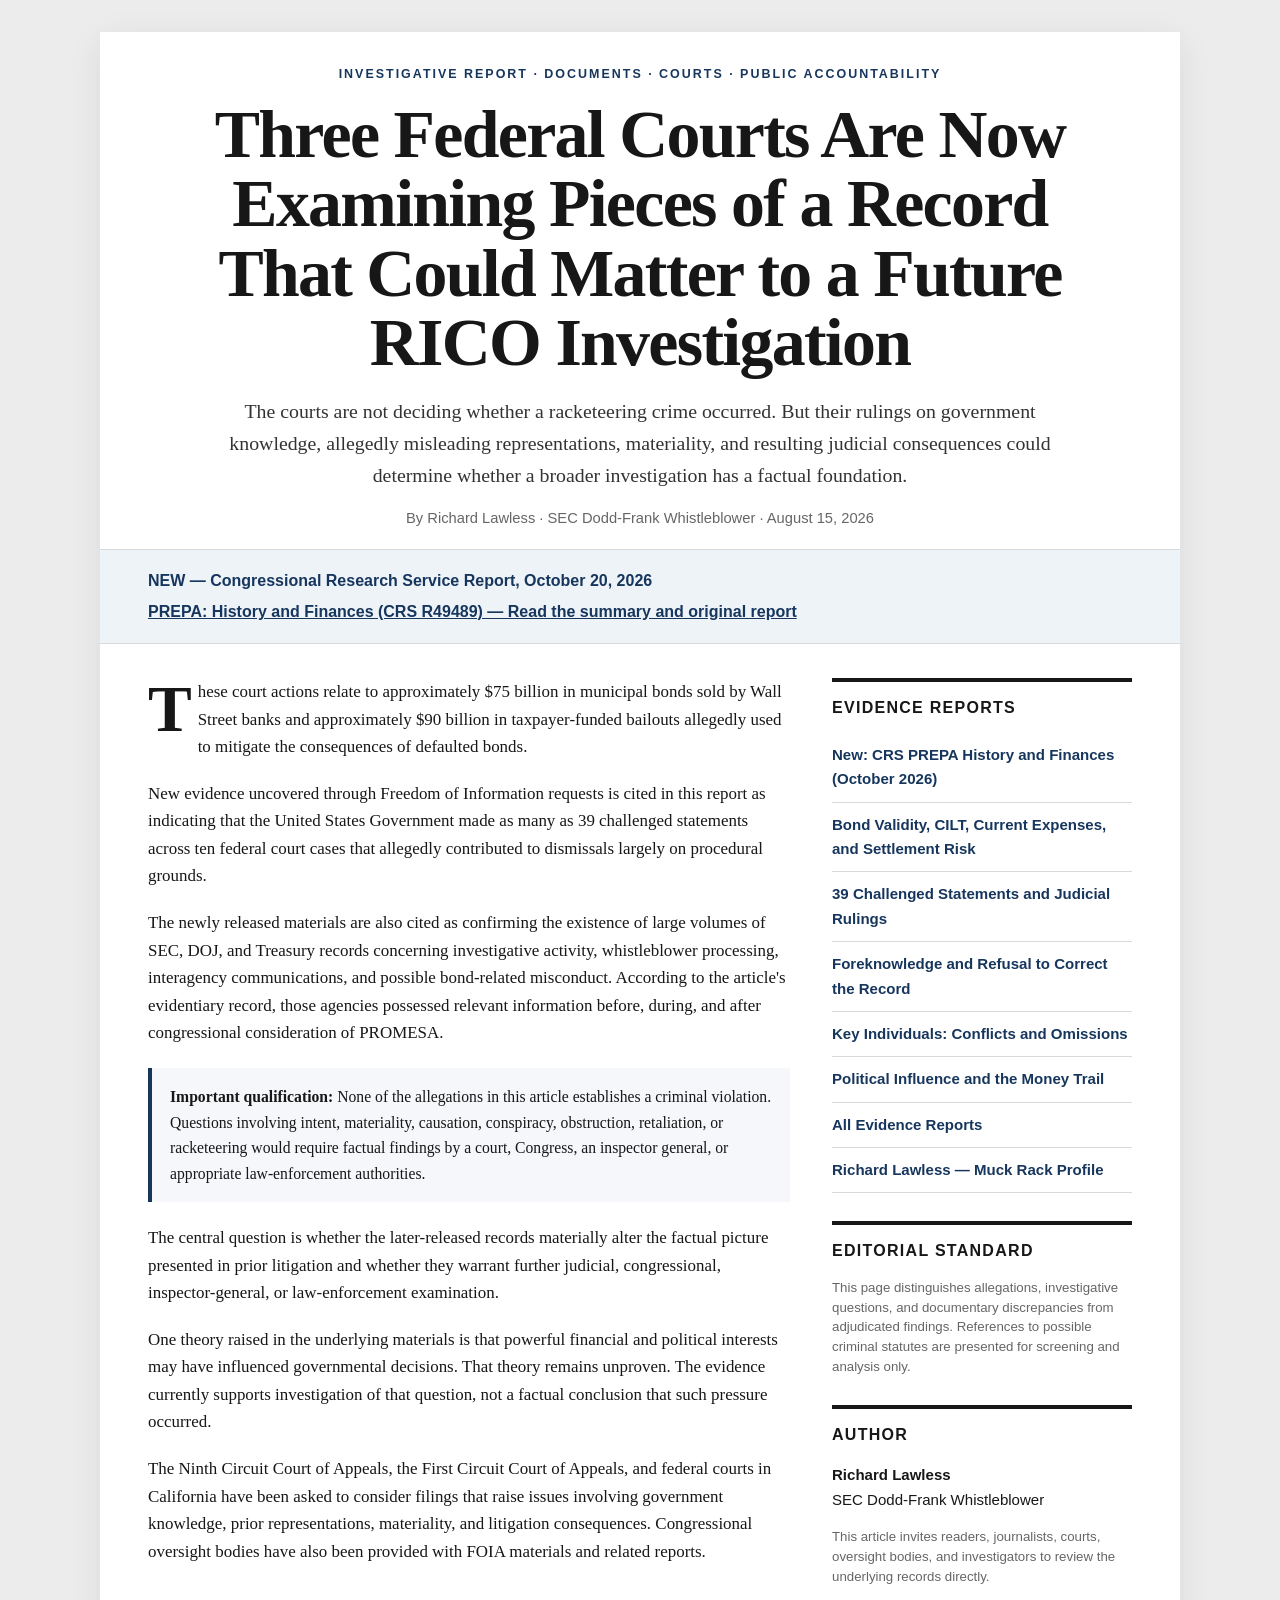
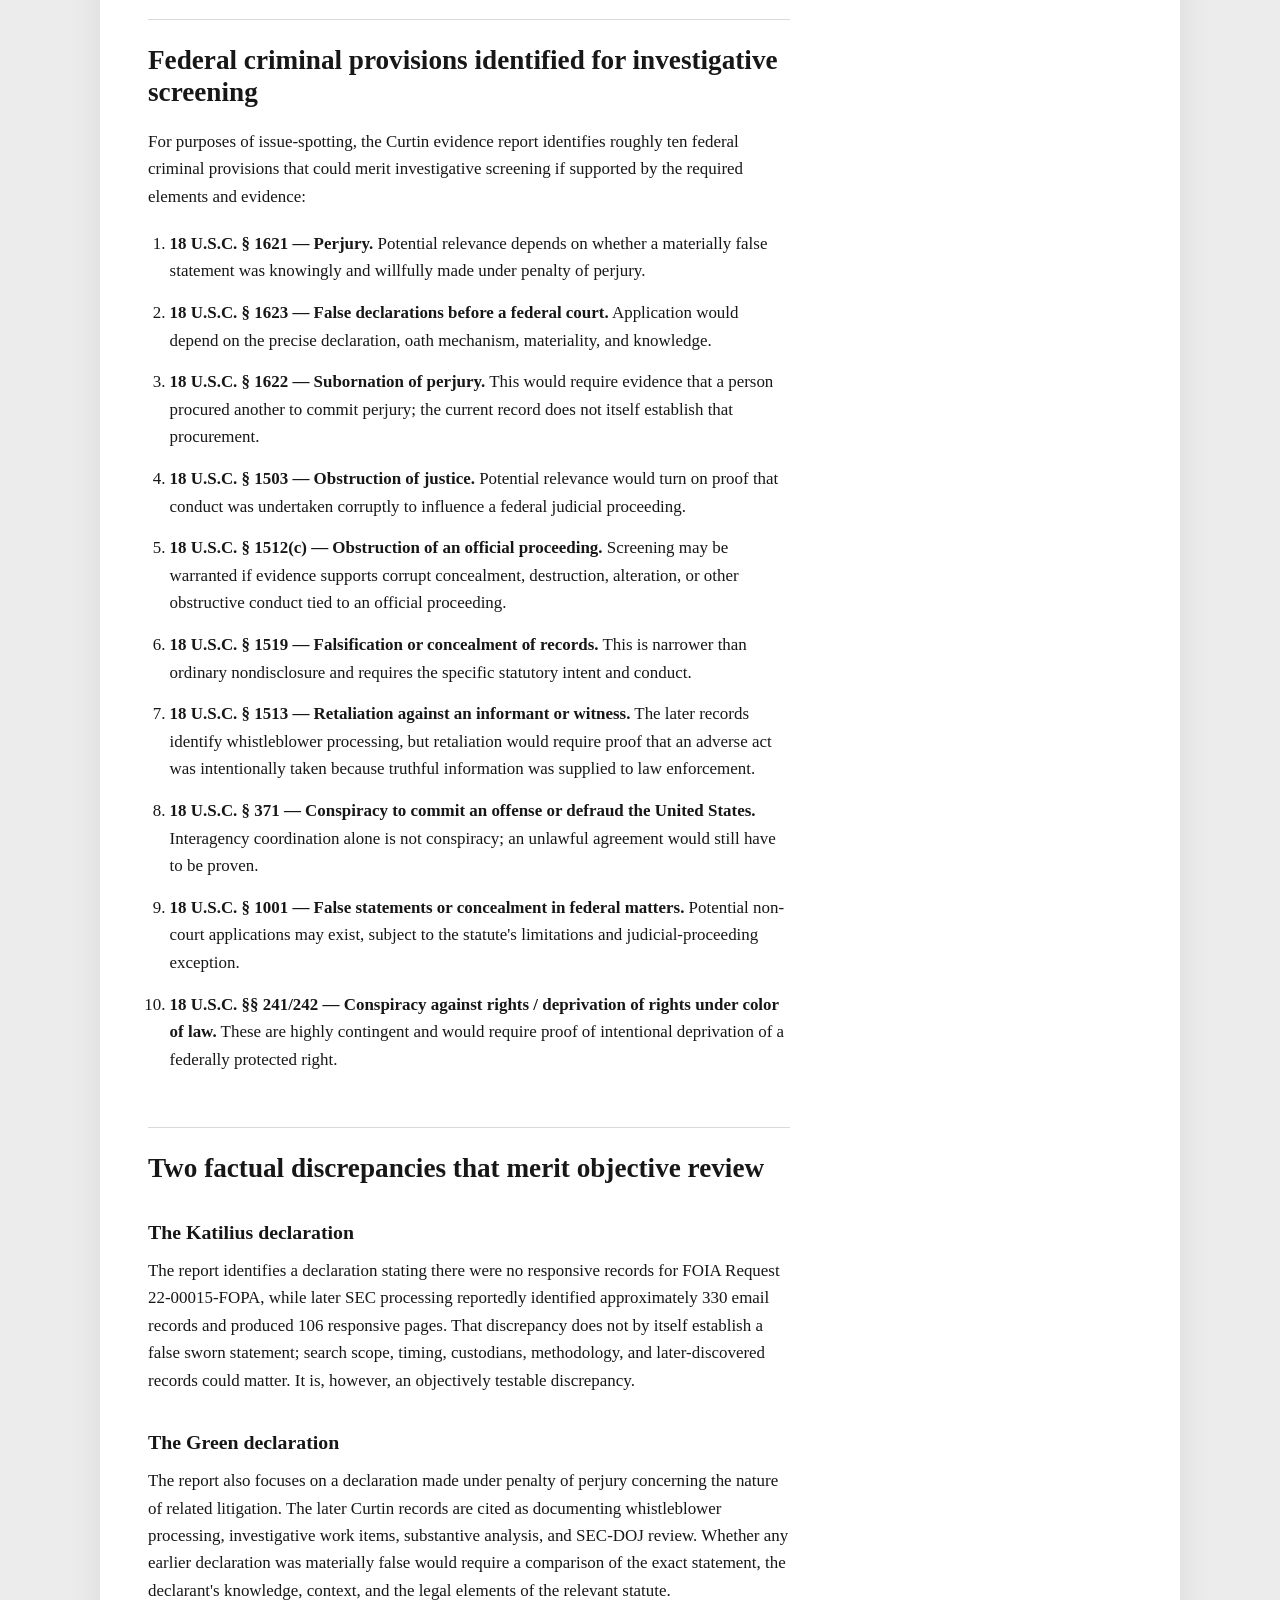
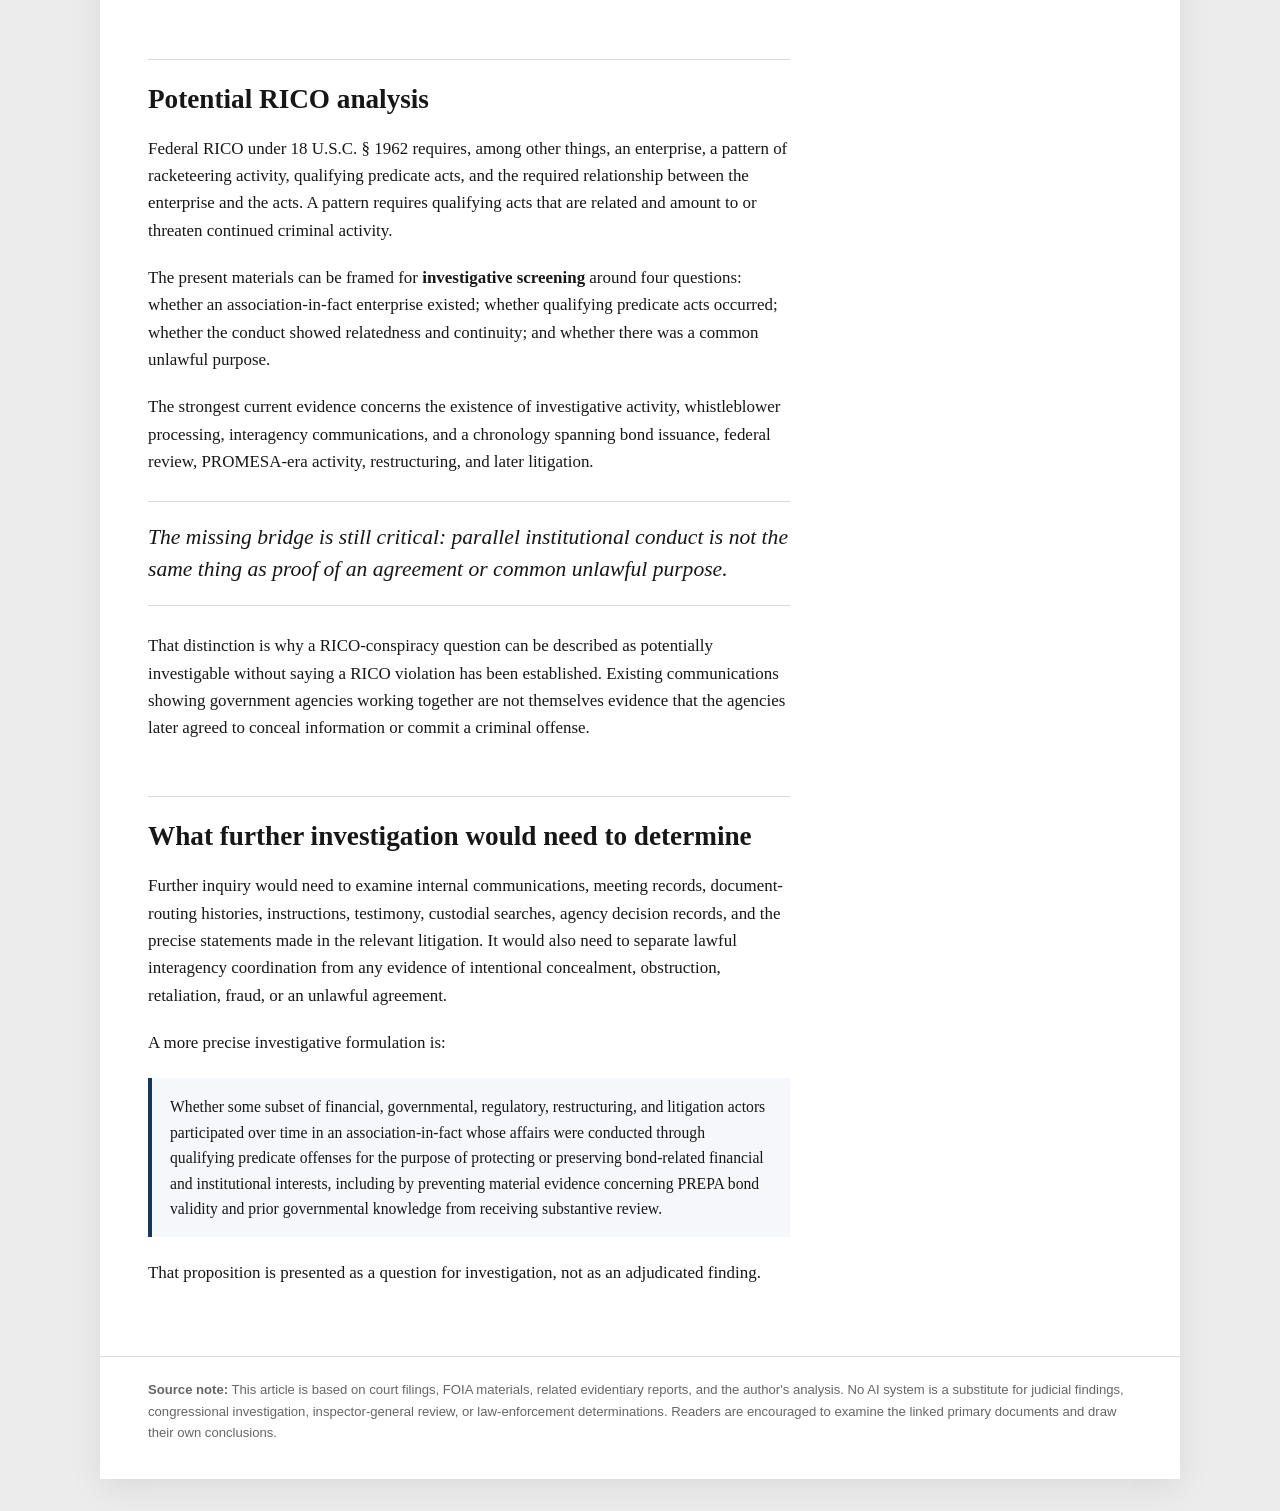
<file: index.html>
<!doctype html>
<html lang="en">
<head>
  <meta charset="utf-8">
  <meta name="viewport" content="width=device-width, initial-scale=1">
  <meta name="google-site-verification" content="iqYGqiyyaH5FVxq5_pqNpk213pq37W9fIvnlbg0jR_U" />
  <title>Three Federal Courts Are Now Examining Pieces of a Record That Could Matter to a Future RICO Investigation</title>
  <meta name="description" content="An investigative report by Richard Lawless examining newly released FOIA records, federal court filings, PREPA/PROMESA evidence, and questions that may warrant further congressional, judicial, or law-enforcement review.">
  <meta name="author" content="Richard Lawless">
  <meta name="robots" content="index,follow">
  <meta property="og:type" content="article">
  <meta property="og:title" content="Three Federal Courts Are Now Examining Pieces of a Record That Could Matter to a Future RICO Investigation">
  <meta property="og:description" content="Documents, courts, public accountability, and a record that may warrant further investigation.">
  <meta property="article:published_time" content="2026-08-15">
  <style>
    :root{--ink:#171717;--muted:#666;--rule:#d9d9d9;--paper:#fff;--accent:#17365d;--soft:#f5f7fa}
    *{box-sizing:border-box}
    body{margin:0;background:#ececec;color:var(--ink);font-family:Georgia,'Times New Roman',serif;line-height:1.62}
    .page{max-width:1080px;margin:32px auto;background:var(--paper);box-shadow:0 8px 32px rgba(0,0,0,.08)}
    .mast{padding:32px 48px 18px;border-bottom:1px solid var(--rule);text-align:center}
    .kicker{font-family:Arial,sans-serif;font-size:.78rem;letter-spacing:.16em;font-weight:700;color:var(--accent);text-transform:uppercase}
    h1{font-size:clamp(2.2rem,5.3vw,4.6rem);line-height:1.02;margin:16px auto 18px;max-width:930px;font-weight:700;letter-spacing:-.025em}
    .dek{max-width:850px;margin:0 auto 16px;font-size:1.24rem;color:#333}
    .byline{font-family:Arial,sans-serif;color:var(--muted);font-size:.92rem}
    .layout{display:grid;grid-template-columns:minmax(0,1fr) 300px;gap:42px;padding:34px 48px 50px}
    article{font-size:1.06rem}
    article p{margin:0 0 1.15em}
    article h2{font-size:1.7rem;line-height:1.2;margin:2em 0 .7em;border-top:1px solid var(--rule);padding-top:.85em}
    article h3{font-size:1.24rem;margin:1.6em 0 .45em}
    .lead:first-letter{float:left;font-size:4.1rem;line-height:.8;padding:.08em .09em 0 0;font-weight:700}
    .notice{border-left:4px solid var(--accent);background:var(--soft);padding:16px 18px;margin:22px 0;font-size:.98rem}
    .quote{font-size:1.35rem;line-height:1.45;border-top:1px solid var(--rule);border-bottom:1px solid var(--rule);padding:20px 0;margin:26px 0;font-style:italic}
    aside{font-family:Arial,sans-serif;font-size:.94rem}
    .card{border-top:4px solid var(--ink);padding-top:13px;margin-bottom:28px}
    .card h2{font-family:Arial,sans-serif;font-size:1rem;letter-spacing:.08em;text-transform:uppercase;margin:0 0 12px}
    .link{display:block;padding:10px 0;border-bottom:1px solid var(--rule);color:var(--accent);font-weight:700;text-decoration:none}
    .link:hover{text-decoration:underline}
    .small{font-size:.83rem;color:var(--muted);line-height:1.5}
    ol{padding-left:1.35rem}
    li{margin-bottom:.9rem}
    footer{border-top:1px solid var(--rule);padding:22px 48px 36px;font-family:Arial,sans-serif;font-size:.82rem;color:var(--muted)}
    @media(max-width:800px){.page{margin:0}.mast,.layout,footer{padding-left:22px;padding-right:22px}.layout{grid-template-columns:1fr}.layout aside{order:-1}h1{font-size:2.55rem}}
  </style>
</head>
<body>
  <main class="page">
    <header class="mast">
      <div class="kicker">Investigative Report · Documents · Courts · Public Accountability</div>
      <h1>Three Federal Courts Are Now Examining Pieces of a Record That Could Matter to a Future RICO Investigation</h1>
      <p class="dek">The courts are not deciding whether a racketeering crime occurred. But their rulings on government knowledge, allegedly misleading representations, materiality, and resulting judicial consequences could determine whether a broader investigation has a factual foundation.</p>
      <div class="byline">By Richard Lawless · SEC Dodd-Frank Whistleblower · August 15, 2026</div>
    </header>

    <div style="padding:18px 48px;background:#eef3f8;border-bottom:1px solid #d9d9d9;font-family:Arial,sans-serif;">
      <strong style="display:block;color:#17365d;margin-bottom:5px;">NEW — Congressional Research Service Report, October 20, 2026</strong>
      <a href="reports/crs-prepa-history-finances-2026.html" style="color:#17365d;font-weight:700;">PREPA: History and Finances (CRS R49489) — Read the summary and original report</a>
    </div>

    <div class="layout">
      <article>
        <p class="lead">These court actions relate to approximately $75 billion in municipal bonds sold by Wall Street banks and approximately $90 billion in taxpayer-funded bailouts allegedly used to mitigate the consequences of defaulted bonds.</p>

        <p>New evidence uncovered through Freedom of Information requests is cited in this report as indicating that the United States Government made as many as 39 challenged statements across ten federal court cases that allegedly contributed to dismissals largely on procedural grounds.</p>

        <p>The newly released materials are also cited as confirming the existence of large volumes of SEC, DOJ, and Treasury records concerning investigative activity, whistleblower processing, interagency communications, and possible bond-related misconduct. According to the article's evidentiary record, those agencies possessed relevant information before, during, and after congressional consideration of PROMESA.</p>

        <div class="notice"><strong>Important qualification:</strong> None of the allegations in this article establishes a criminal violation. Questions involving intent, materiality, causation, conspiracy, obstruction, retaliation, or racketeering would require factual findings by a court, Congress, an inspector general, or appropriate law-enforcement authorities.</div>

        <p>The central question is whether the later-released records materially alter the factual picture presented in prior litigation and whether they warrant further judicial, congressional, inspector-general, or law-enforcement examination.</p>

        <p>One theory raised in the underlying materials is that powerful financial and political interests may have influenced governmental decisions. That theory remains unproven. The evidence currently supports investigation of that question, not a factual conclusion that such pressure occurred.</p>

        <p>The Ninth Circuit Court of Appeals, the First Circuit Court of Appeals, and federal courts in California have been asked to consider filings that raise issues involving government knowledge, prior representations, materiality, and litigation consequences. Congressional oversight bodies have also been provided with FOIA materials and related reports.</p>

        <h2>Federal criminal provisions identified for investigative screening</h2>
        <p>For purposes of issue-spotting, the Curtin evidence report identifies roughly ten federal criminal provisions that could merit investigative screening if supported by the required elements and evidence:</p>
        <ol>
          <li><strong>18 U.S.C. § 1621 — Perjury.</strong> Potential relevance depends on whether a materially false statement was knowingly and willfully made under penalty of perjury.</li>
          <li><strong>18 U.S.C. § 1623 — False declarations before a federal court.</strong> Application would depend on the precise declaration, oath mechanism, materiality, and knowledge.</li>
          <li><strong>18 U.S.C. § 1622 — Subornation of perjury.</strong> This would require evidence that a person procured another to commit perjury; the current record does not itself establish that procurement.</li>
          <li><strong>18 U.S.C. § 1503 — Obstruction of justice.</strong> Potential relevance would turn on proof that conduct was undertaken corruptly to influence a federal judicial proceeding.</li>
          <li><strong>18 U.S.C. § 1512(c) — Obstruction of an official proceeding.</strong> Screening may be warranted if evidence supports corrupt concealment, destruction, alteration, or other obstructive conduct tied to an official proceeding.</li>
          <li><strong>18 U.S.C. § 1519 — Falsification or concealment of records.</strong> This is narrower than ordinary nondisclosure and requires the specific statutory intent and conduct.</li>
          <li><strong>18 U.S.C. § 1513 — Retaliation against an informant or witness.</strong> The later records identify whistleblower processing, but retaliation would require proof that an adverse act was intentionally taken because truthful information was supplied to law enforcement.</li>
          <li><strong>18 U.S.C. § 371 — Conspiracy to commit an offense or defraud the United States.</strong> Interagency coordination alone is not conspiracy; an unlawful agreement would still have to be proven.</li>
          <li><strong>18 U.S.C. § 1001 — False statements or concealment in federal matters.</strong> Potential non-court applications may exist, subject to the statute's limitations and judicial-proceeding exception.</li>
          <li><strong>18 U.S.C. §§ 241/242 — Conspiracy against rights / deprivation of rights under color of law.</strong> These are highly contingent and would require proof of intentional deprivation of a federally protected right.</li>
        </ol>

        <h2>Two factual discrepancies that merit objective review</h2>
        <h3>The Katilius declaration</h3>
        <p>The report identifies a declaration stating there were no responsive records for FOIA Request 22-00015-FOPA, while later SEC processing reportedly identified approximately 330 email records and produced 106 responsive pages. That discrepancy does not by itself establish a false sworn statement; search scope, timing, custodians, methodology, and later-discovered records could matter. It is, however, an objectively testable discrepancy.</p>

        <h3>The Green declaration</h3>
        <p>The report also focuses on a declaration made under penalty of perjury concerning the nature of related litigation. The later Curtin records are cited as documenting whistleblower processing, investigative work items, substantive analysis, and SEC-DOJ review. Whether any earlier declaration was materially false would require a comparison of the exact statement, the declarant's knowledge, context, and the legal elements of the relevant statute.</p>

        <h2>Potential RICO analysis</h2>
        <p>Federal RICO under 18 U.S.C. § 1962 requires, among other things, an enterprise, a pattern of racketeering activity, qualifying predicate acts, and the required relationship between the enterprise and the acts. A pattern requires qualifying acts that are related and amount to or threaten continued criminal activity.</p>

        <p>The present materials can be framed for <strong>investigative screening</strong> around four questions: whether an association-in-fact enterprise existed; whether qualifying predicate acts occurred; whether the conduct showed relatedness and continuity; and whether there was a common unlawful purpose.</p>

        <p>The strongest current evidence concerns the existence of investigative activity, whistleblower processing, interagency communications, and a chronology spanning bond issuance, federal review, PROMESA-era activity, restructuring, and later litigation.</p>

        <div class="quote">The missing bridge is still critical: parallel institutional conduct is not the same thing as proof of an agreement or common unlawful purpose.</div>

        <p>That distinction is why a RICO-conspiracy question can be described as potentially investigable without saying a RICO violation has been established. Existing communications showing government agencies working together are not themselves evidence that the agencies later agreed to conceal information or commit a criminal offense.</p>

        <h2>What further investigation would need to determine</h2>
        <p>Further inquiry would need to examine internal communications, meeting records, document-routing histories, instructions, testimony, custodial searches, agency decision records, and the precise statements made in the relevant litigation. It would also need to separate lawful interagency coordination from any evidence of intentional concealment, obstruction, retaliation, fraud, or an unlawful agreement.</p>

        <p>A more precise investigative formulation is:</p>
        <div class="notice">Whether some subset of financial, governmental, regulatory, restructuring, and litigation actors participated over time in an association-in-fact whose affairs were conducted through qualifying predicate offenses for the purpose of protecting or preserving bond-related financial and institutional interests, including by preventing material evidence concerning PREPA bond validity and prior governmental knowledge from receiving substantive review.</div>

        <p>That proposition is presented as a question for investigation, not as an adjudicated finding.</p>
      </article>

      <aside>
        <section class="card">
          <h2>Evidence Reports</h2>
          <a class="link" href="reports/crs-prepa-history-finances-2026.html">New: CRS PREPA History and Finances (October 2026)</a>
          <a class="link" href="reports/bond-validity-cilt-current-expenses.html">Bond Validity, CILT, Current Expenses, and Settlement Risk</a>
          <a class="link" href="reports/false-statements-and-judicial-rulings.html">39 Challenged Statements and Judicial Rulings</a>
          <a class="link" href="reports/prior-knowledge.html">Foreknowledge and Refusal to Correct the Record</a>
          <a class="link" href="reports/key-individuals-conflicts-and-omissions.html">Key Individuals: Conflicts and Omissions</a>
          <a class="link" href="reports/promesa-political-influence-and-contributions.html">Political Influence and the Money Trail</a>
          <a class="link" href="reports/">All Evidence Reports</a>
          <a class="link" href="https://muckrack.com/richard-lawless" target="_blank" rel="noopener">Richard Lawless — Muck Rack Profile</a>
        </section>

        <section class="card">
          <h2>Editorial Standard</h2>
          <p class="small">This page distinguishes allegations, investigative questions, and documentary discrepancies from adjudicated findings. References to possible criminal statutes are presented for screening and analysis only.</p>
        </section>

        <section class="card">
          <h2>Author</h2>
          <p><strong>Richard Lawless</strong><br>SEC Dodd-Frank Whistleblower</p>
          <p class="small">This article invites readers, journalists, courts, oversight bodies, and investigators to review the underlying records directly.</p>
        </section>
      </aside>
    </div>

    <footer>
      <strong>Source note:</strong> This article is based on court filings, FOIA materials, related evidentiary reports, and the author's analysis. No AI system is a substitute for judicial findings, congressional investigation, inspector-general review, or law-enforcement determinations. Readers are encouraged to examine the linked primary documents and draw their own conclusions.
    </footer>
  </main>
</body>
</html>
</file>
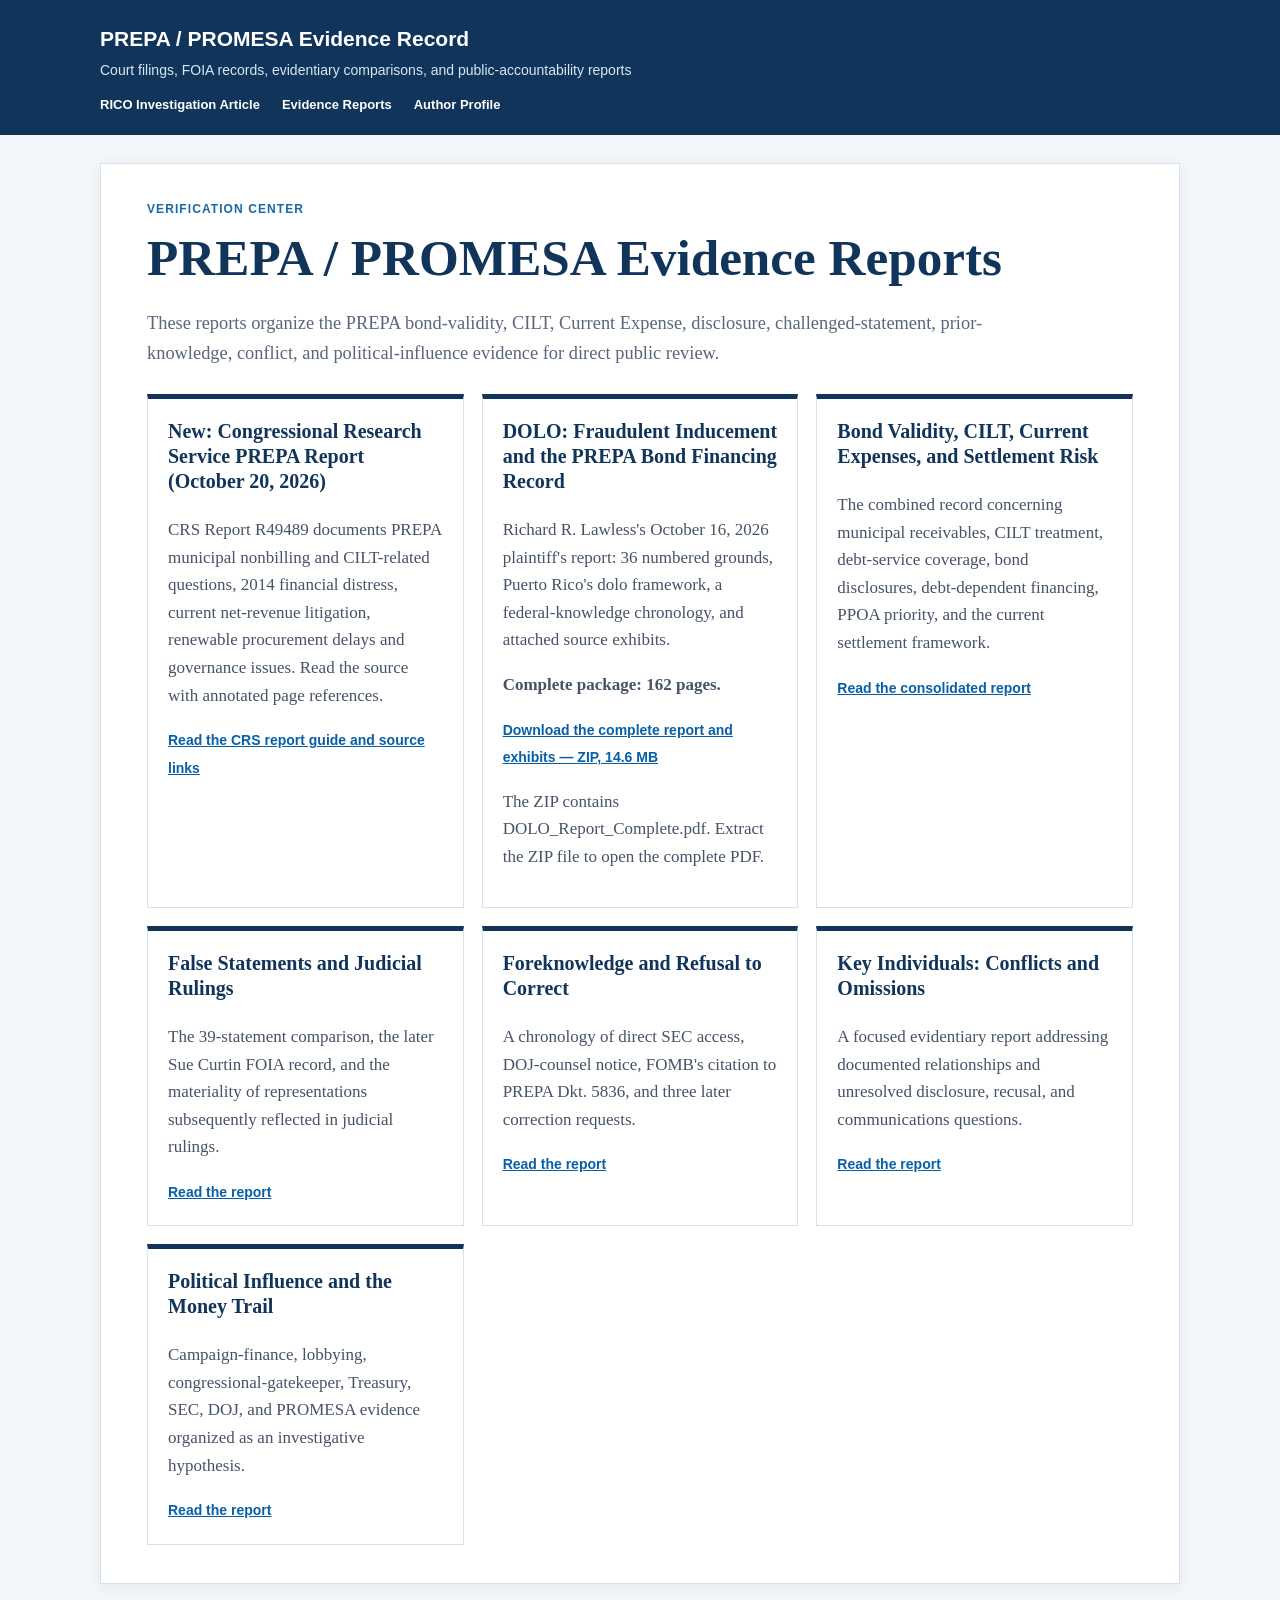
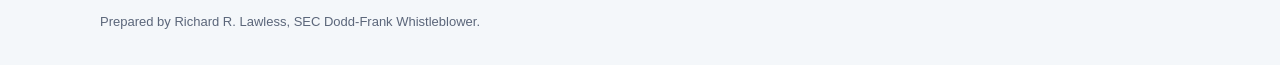
<file: reports/index.html>
<!doctype html>
<html lang="en">
<head>
  <meta charset="utf-8">
  <meta name="viewport" content="width=device-width, initial-scale=1">
  <meta name="robots" content="index,follow">
  <title>Evidence Reports | PREPA / PROMESA Evidence Record</title>
  <meta name="description" content="Evidence reports concerning PREPA bond validity, CILT, Current Expenses, the Sue Curtin FOIA production, challenged government statements, prior knowledge, conflicts, and political influence surrounding PREPA and PROMESA.">
  <link rel="stylesheet" href="../assets/site.css">
</head>
<body>
  <header class="site-header">
    <div class="site-header__inner">
      <a class="brand" href="/prepa-promesa-article/">PREPA / PROMESA Evidence Record</a>
      <div class="tagline">Court filings, FOIA records, evidentiary comparisons, and public-accountability reports</div>
      <nav class="nav" aria-label="Primary">
        <a href="/prepa-promesa-article/">RICO Investigation Article</a>
        <a href="/prepa-promesa-article/reports/">Evidence Reports</a>
        <a href="https://muckrack.com/richard-lawless">Author Profile</a>
      </nav>
    </div>
  </header>

  <main class="report-shell">
    <div class="eyebrow">Verification center</div>
    <h1>PREPA / PROMESA Evidence Reports</h1>
    <p class="dek">These reports organize the PREPA bond-validity, CILT, Current Expense, disclosure, challenged-statement, prior-knowledge, conflict, and political-influence evidence for direct public review.</p>

    <div class="card-grid">
      <section class="card"><h2>New: Congressional Research Service PREPA Report (October 20, 2026)</h2><p>CRS Report R49489 documents PREPA municipal nonbilling and CILT-related questions, 2014 financial distress, current net-revenue litigation, renewable procurement delays and governance issues. Read the source with annotated page references.</p><a href="crs-prepa-history-finances-2026.html">Read the CRS report guide and source links</a></section>
            <section class="card">
        <h2>DOLO: Fraudulent Inducement and the PREPA Bond Financing Record</h2>
        <p>
          Richard R. Lawless's October 16, 2026 plaintiff's report:
          36 numbered grounds, Puerto Rico's dolo framework,
          a federal-knowledge chronology, and attached source exhibits.
        </p>
        <p><strong>Complete package: 162 pages.</strong></p>
        <a href="DOLO_Report_Complete.zip" download>
          Download the complete report and exhibits — ZIP, 14.6 MB
        </a>
        <p>
          The ZIP contains DOLO_Report_Complete.pdf.
          Extract the ZIP file to open the complete PDF.
        </p>
      </section>
      <section class="card">
        <h2>Bond Validity, CILT, Current Expenses, and Settlement Risk</h2>
        <p>The combined record concerning municipal receivables, CILT treatment, debt-service coverage, bond disclosures, debt-dependent financing, PPOA priority, and the current settlement framework.</p>
        <a href="bond-validity-cilt-current-expenses.html">Read the consolidated report</a>
      </section>

      <section class="card">
        <h2>False Statements and Judicial Rulings</h2>
        <p>The 39-statement comparison, the later Sue Curtin FOIA record, and the materiality of representations subsequently reflected in judicial rulings.</p>
        <a href="false-statements-and-judicial-rulings.html">Read the report</a>
      </section>

      <section class="card">
        <h2>Foreknowledge and Refusal to Correct</h2>
        <p>A chronology of direct SEC access, DOJ-counsel notice, FOMB's citation to PREPA Dkt. 5836, and three later correction requests.</p>
        <a href="prior-knowledge.html">Read the report</a>
      </section>

      <section class="card">
        <h2>Key Individuals: Conflicts and Omissions</h2>
        <p>A focused evidentiary report addressing documented relationships and unresolved disclosure, recusal, and communications questions.</p>
        <a href="key-individuals-conflicts-and-omissions.html">Read the report</a>
      </section>

      <section class="card">
        <h2>Political Influence and the Money Trail</h2>
        <p>Campaign-finance, lobbying, congressional-gatekeeper, Treasury, SEC, DOJ, and PROMESA evidence organized as an investigative hypothesis.</p>
        <a href="promesa-political-influence-and-contributions.html">Read the report</a>
      </section>
    </div>
  </main>

  <footer class="site-footer"><div class="site-footer__inner">Prepared by Richard R. Lawless, SEC Dodd-Frank Whistleblower.</div></footer>
</body>
</html>
</file>
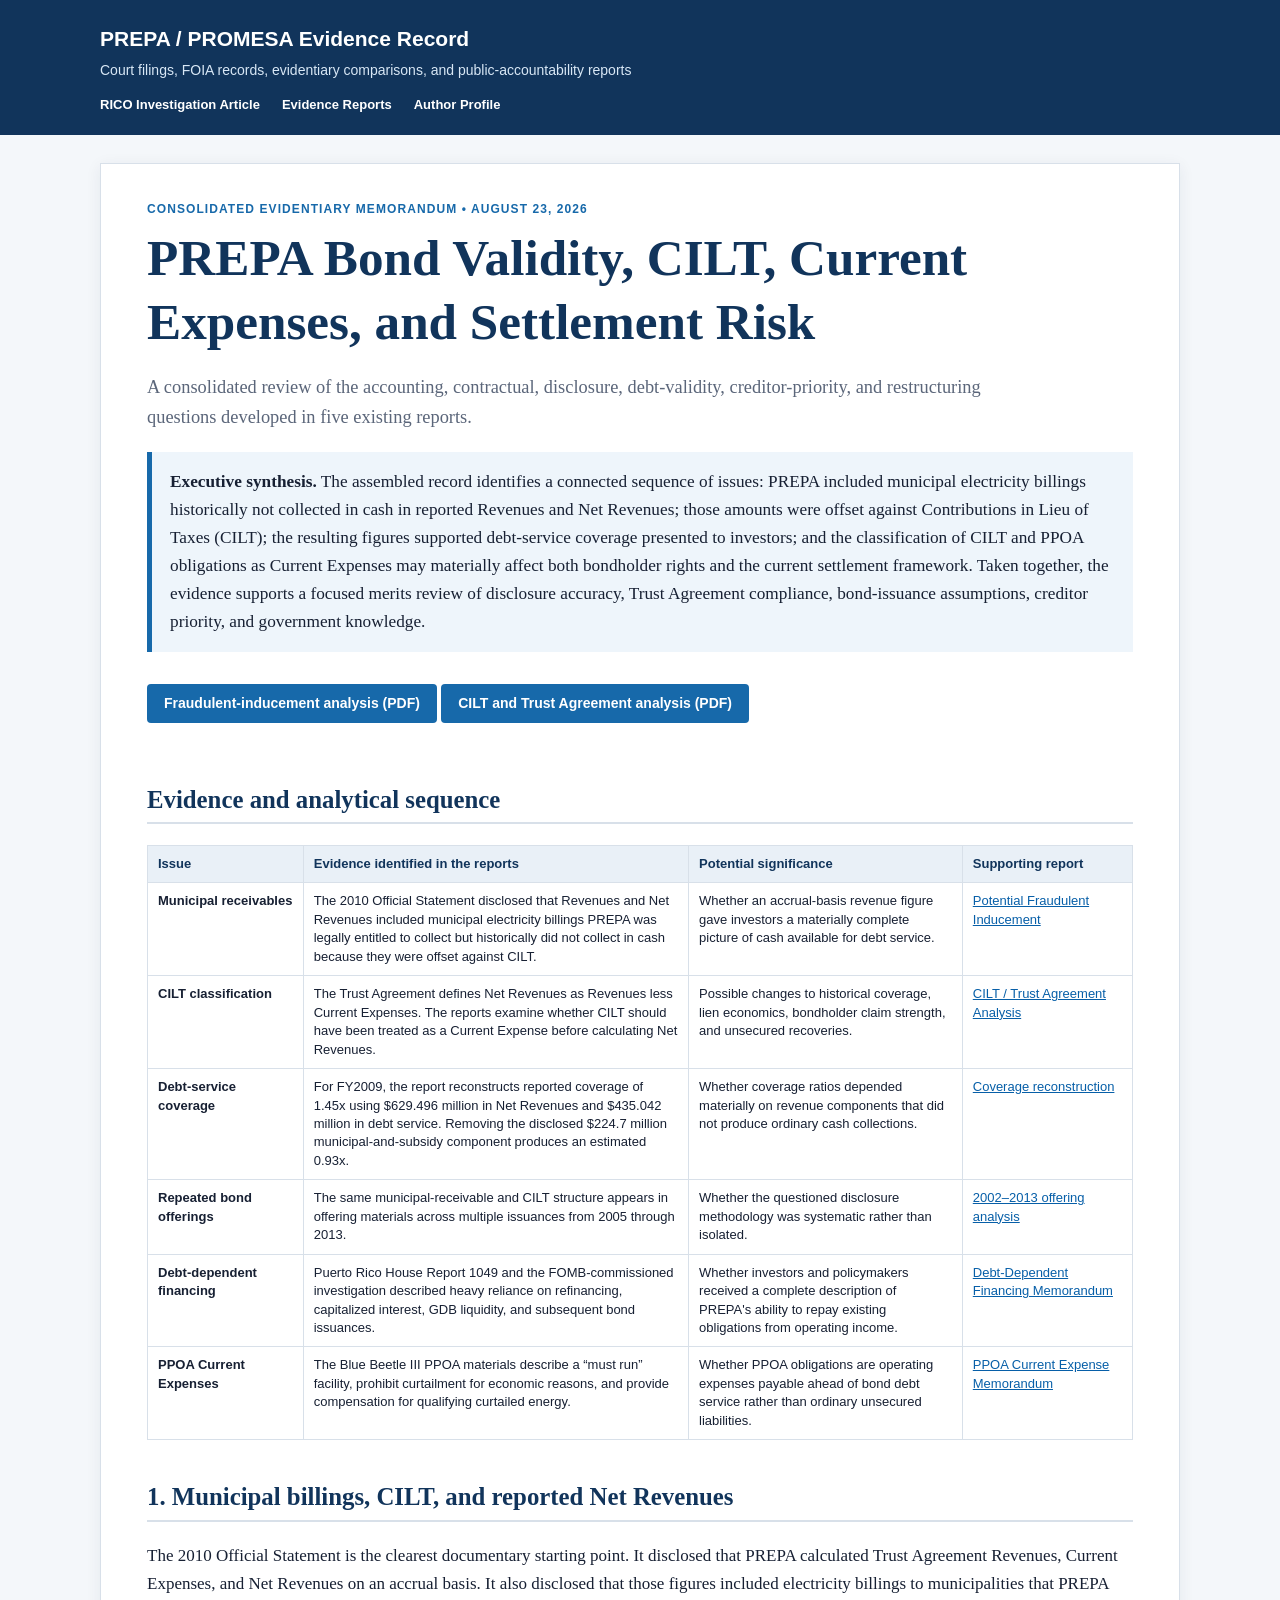
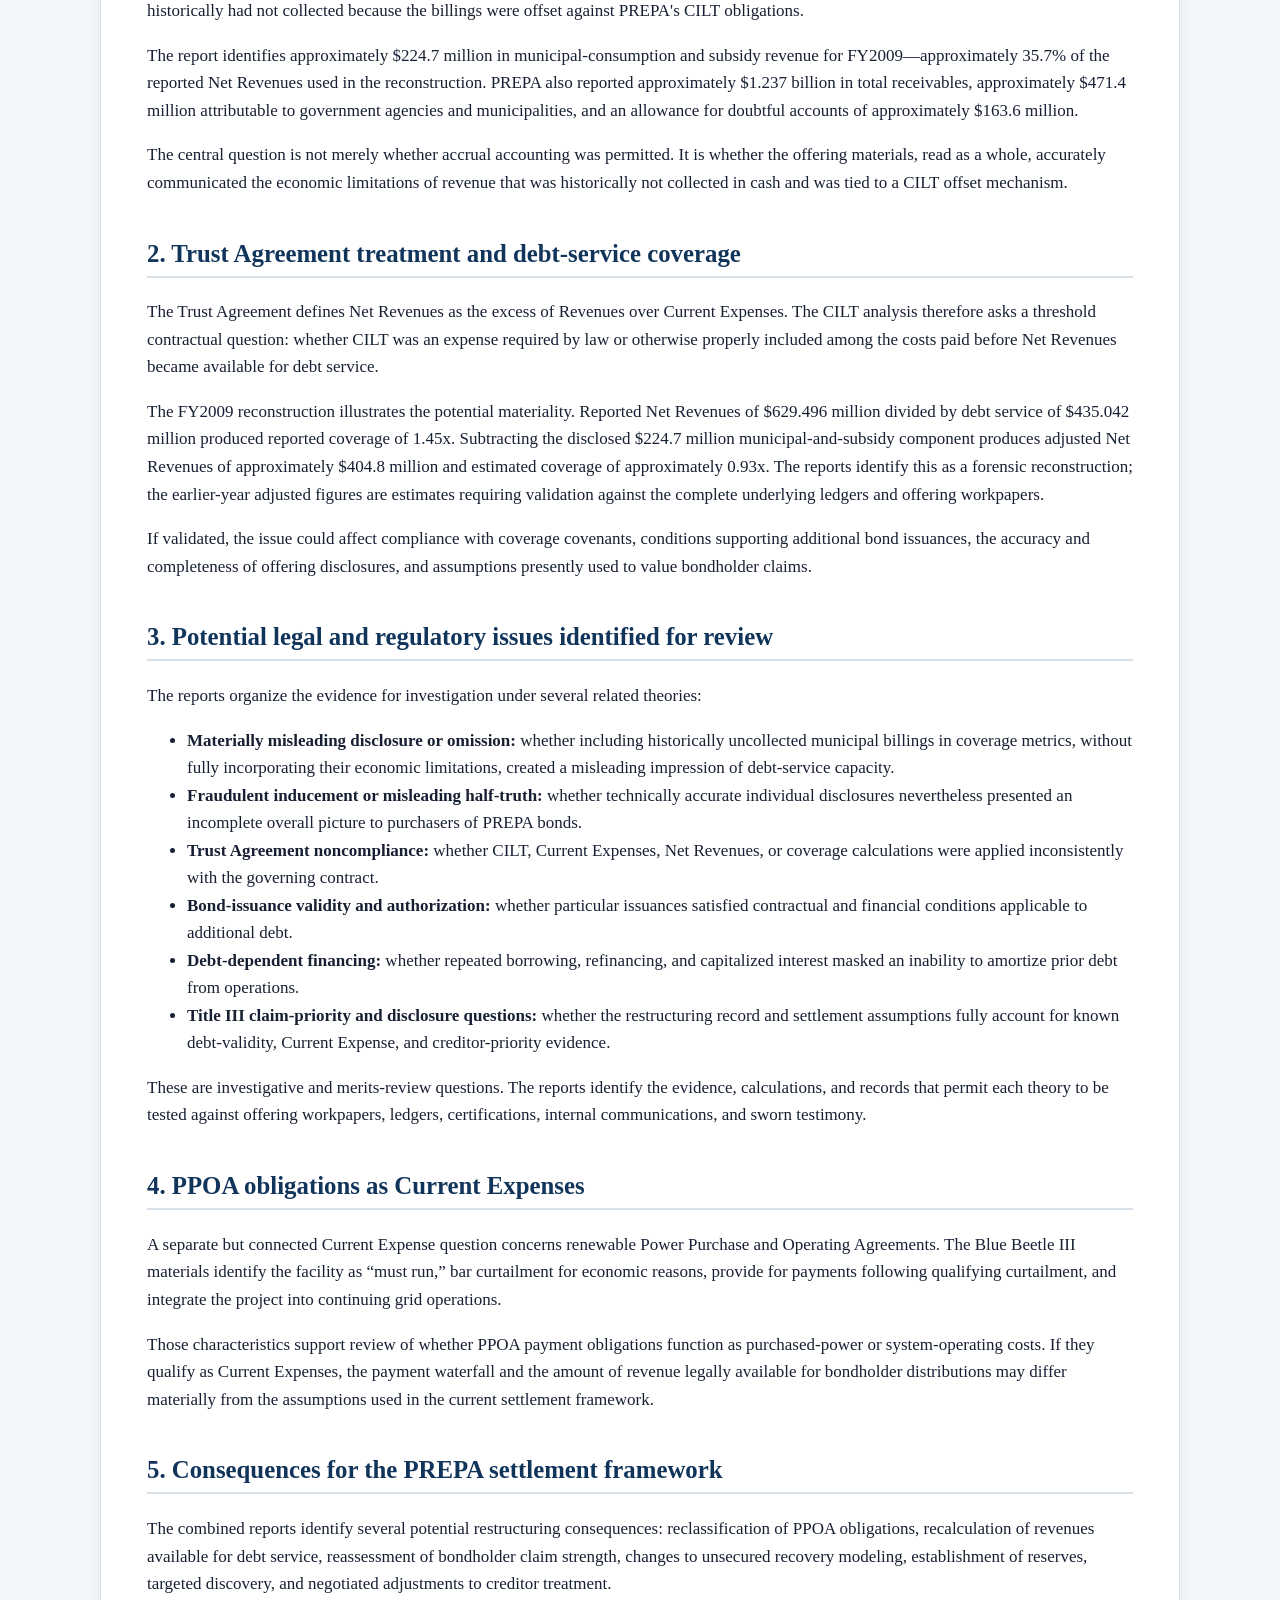
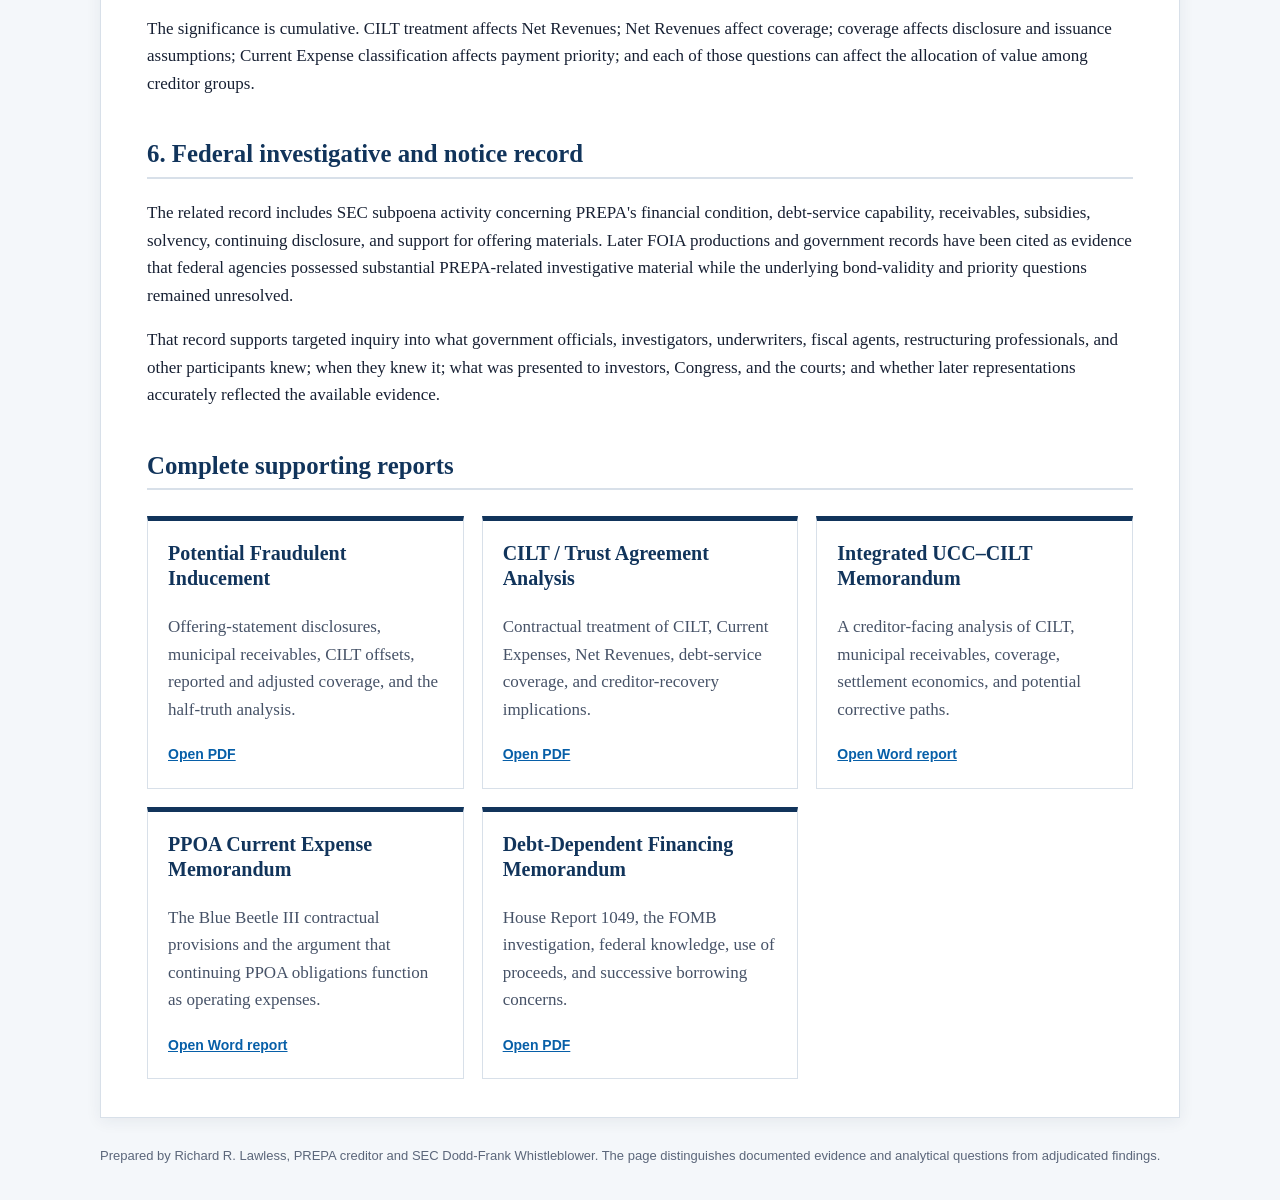
<file: reports/bond-validity-cilt-current-expenses.html>
<!doctype html>
<html lang="en">
<head>
  <meta charset="utf-8">
  <meta name="viewport" content="width=device-width, initial-scale=1">
  <meta name="robots" content="index,follow">
  <title>PREPA Bond Validity, CILT, Current Expenses, and Settlement Risk</title>
  <meta name="description" content="A consolidated evidentiary review of PREPA municipal receivables, CILT treatment, debt-service coverage, bond disclosures, PPOA Current Expenses, and related settlement risks.">
  <link rel="stylesheet" href="../assets/site.css">
</head>
<body>
  <header class="site-header">
    <div class="site-header__inner">
      <a class="brand" href="/prepa-promesa-article/">PREPA / PROMESA Evidence Record</a>
      <div class="tagline">Court filings, FOIA records, evidentiary comparisons, and public-accountability reports</div>
      <nav class="nav" aria-label="Primary">
        <a href="/prepa-promesa-article/">RICO Investigation Article</a>
        <a href="/prepa-promesa-article/reports/">Evidence Reports</a>
        <a href="https://muckrack.com/richard-lawless">Author Profile</a>
      </nav>
    </div>
  </header>

  <main class="report-shell">
    <div class="eyebrow">Consolidated evidentiary memorandum • August 23, 2026</div>
    <h1>PREPA Bond Validity, CILT, Current Expenses, and Settlement Risk</h1>
    <p class="dek">A consolidated review of the accounting, contractual, disclosure, debt-validity, creditor-priority, and restructuring questions developed in five existing reports.</p>

    <div class="report-body">
      <p><strong>Executive synthesis.</strong> The assembled record identifies a connected sequence of issues: PREPA included municipal electricity billings historically not collected in cash in reported Revenues and Net Revenues; those amounts were offset against Contributions in Lieu of Taxes (CILT); the resulting figures supported debt-service coverage presented to investors; and the classification of CILT and PPOA obligations as Current Expenses may materially affect both bondholder rights and the current settlement framework. Taken together, the evidence supports a focused merits review of disclosure accuracy, Trust Agreement compliance, bond-issuance assumptions, creditor priority, and government knowledge.</p>

      <p>
        <a class="download" href="potential-fraudulent-inducement-prepa-bonds-2002-2013.pdf">Fraudulent-inducement analysis (PDF)</a>
        <a class="download" href="prepa-cilt-trust-agreement-analysis.pdf">CILT and Trust Agreement analysis (PDF)</a>
      </p>

      <h2>Evidence and analytical sequence</h2>
      <table>
        <thead>
          <tr><th>Issue</th><th>Evidence identified in the reports</th><th>Potential significance</th><th>Supporting report</th></tr>
        </thead>
        <tbody>
          <tr>
            <td><strong>Municipal receivables</strong></td>
            <td>The 2010 Official Statement disclosed that Revenues and Net Revenues included municipal electricity billings PREPA was legally entitled to collect but historically did not collect in cash because they were offset against CILT.</td>
            <td>Whether an accrual-basis revenue figure gave investors a materially complete picture of cash available for debt service.</td>
            <td><a href="potential-fraudulent-inducement-prepa-bonds-2002-2013.pdf">Potential Fraudulent Inducement</a></td>
          </tr>
          <tr>
            <td><strong>CILT classification</strong></td>
            <td>The Trust Agreement defines Net Revenues as Revenues less Current Expenses. The reports examine whether CILT should have been treated as a Current Expense before calculating Net Revenues.</td>
            <td>Possible changes to historical coverage, lien economics, bondholder claim strength, and unsecured recoveries.</td>
            <td><a href="prepa-cilt-trust-agreement-analysis.pdf">CILT / Trust Agreement Analysis</a></td>
          </tr>
          <tr>
            <td><strong>Debt-service coverage</strong></td>
            <td>For FY2009, the report reconstructs reported coverage of 1.45x using $629.496 million in Net Revenues and $435.042 million in debt service. Removing the disclosed $224.7 million municipal-and-subsidy component produces an estimated 0.93x.</td>
            <td>Whether coverage ratios depended materially on revenue components that did not produce ordinary cash collections.</td>
            <td><a href="potential-fraudulent-inducement-prepa-bonds-2002-2013.pdf">Coverage reconstruction</a></td>
          </tr>
          <tr>
            <td><strong>Repeated bond offerings</strong></td>
            <td>The same municipal-receivable and CILT structure appears in offering materials across multiple issuances from 2005 through 2013.</td>
            <td>Whether the questioned disclosure methodology was systematic rather than isolated.</td>
            <td><a href="potential-fraudulent-inducement-prepa-bonds-2002-2013.pdf">2002–2013 offering analysis</a></td>
          </tr>
          <tr>
            <td><strong>Debt-dependent financing</strong></td>
            <td>Puerto Rico House Report 1049 and the FOMB-commissioned investigation described heavy reliance on refinancing, capitalized interest, GDB liquidity, and subsequent bond issuances.</td>
            <td>Whether investors and policymakers received a complete description of PREPA's ability to repay existing obligations from operating income.</td>
            <td><a href="prepa-debt-dependent-financing-investigative-memorandum.pdf">Debt-Dependent Financing Memorandum</a></td>
          </tr>
          <tr>
            <td><strong>PPOA Current Expenses</strong></td>
            <td>The Blue Beetle III PPOA materials describe a “must run” facility, prohibit curtailment for economic reasons, and provide compensation for qualifying curtailed energy.</td>
            <td>Whether PPOA obligations are operating expenses payable ahead of bond debt service rather than ordinary unsecured liabilities.</td>
            <td><a href="ppoa-current-expense-argument.docx">PPOA Current Expense Memorandum</a></td>
          </tr>
        </tbody>
      </table>

      <h2>1. Municipal billings, CILT, and reported Net Revenues</h2>
      <p>The 2010 Official Statement is the clearest documentary starting point. It disclosed that PREPA calculated Trust Agreement Revenues, Current Expenses, and Net Revenues on an accrual basis. It also disclosed that those figures included electricity billings to municipalities that PREPA historically had not collected because the billings were offset against PREPA's CILT obligations.</p>

      <p>The report identifies approximately $224.7 million in municipal-consumption and subsidy revenue for FY2009—approximately 35.7% of the reported Net Revenues used in the reconstruction. PREPA also reported approximately $1.237 billion in total receivables, approximately $471.4 million attributable to government agencies and municipalities, and an allowance for doubtful accounts of approximately $163.6 million.</p>

      <p>The central question is not merely whether accrual accounting was permitted. It is whether the offering materials, read as a whole, accurately communicated the economic limitations of revenue that was historically not collected in cash and was tied to a CILT offset mechanism.</p>

      <h2>2. Trust Agreement treatment and debt-service coverage</h2>
      <p>The Trust Agreement defines Net Revenues as the excess of Revenues over Current Expenses. The CILT analysis therefore asks a threshold contractual question: whether CILT was an expense required by law or otherwise properly included among the costs paid before Net Revenues became available for debt service.</p>

      <p>The FY2009 reconstruction illustrates the potential materiality. Reported Net Revenues of $629.496 million divided by debt service of $435.042 million produced reported coverage of 1.45x. Subtracting the disclosed $224.7 million municipal-and-subsidy component produces adjusted Net Revenues of approximately $404.8 million and estimated coverage of approximately 0.93x. The reports identify this as a forensic reconstruction; the earlier-year adjusted figures are estimates requiring validation against the complete underlying ledgers and offering workpapers.</p>

      <p>If validated, the issue could affect compliance with coverage covenants, conditions supporting additional bond issuances, the accuracy and completeness of offering disclosures, and assumptions presently used to value bondholder claims.</p>

      <h2>3. Potential legal and regulatory issues identified for review</h2>
      <p>The reports organize the evidence for investigation under several related theories:</p>
      <ul>
        <li><strong>Materially misleading disclosure or omission:</strong> whether including historically uncollected municipal billings in coverage metrics, without fully incorporating their economic limitations, created a misleading impression of debt-service capacity.</li>
        <li><strong>Fraudulent inducement or misleading half-truth:</strong> whether technically accurate individual disclosures nevertheless presented an incomplete overall picture to purchasers of PREPA bonds.</li>
        <li><strong>Trust Agreement noncompliance:</strong> whether CILT, Current Expenses, Net Revenues, or coverage calculations were applied inconsistently with the governing contract.</li>
        <li><strong>Bond-issuance validity and authorization:</strong> whether particular issuances satisfied contractual and financial conditions applicable to additional debt.</li>
        <li><strong>Debt-dependent financing:</strong> whether repeated borrowing, refinancing, and capitalized interest masked an inability to amortize prior debt from operations.</li>
        <li><strong>Title III claim-priority and disclosure questions:</strong> whether the restructuring record and settlement assumptions fully account for known debt-validity, Current Expense, and creditor-priority evidence.</li>
      </ul>

      <p>These are investigative and merits-review questions. The reports identify the evidence, calculations, and records that permit each theory to be tested against offering workpapers, ledgers, certifications, internal communications, and sworn testimony.</p>

      <h2>4. PPOA obligations as Current Expenses</h2>
      <p>A separate but connected Current Expense question concerns renewable Power Purchase and Operating Agreements. The Blue Beetle III materials identify the facility as “must run,” bar curtailment for economic reasons, provide for payments following qualifying curtailment, and integrate the project into continuing grid operations.</p>

      <p>Those characteristics support review of whether PPOA payment obligations function as purchased-power or system-operating costs. If they qualify as Current Expenses, the payment waterfall and the amount of revenue legally available for bondholder distributions may differ materially from the assumptions used in the current settlement framework.</p>

      <h2>5. Consequences for the PREPA settlement framework</h2>
      <p>The combined reports identify several potential restructuring consequences: reclassification of PPOA obligations, recalculation of revenues available for debt service, reassessment of bondholder claim strength, changes to unsecured recovery modeling, establishment of reserves, targeted discovery, and negotiated adjustments to creditor treatment.</p>

      <p>The significance is cumulative. CILT treatment affects Net Revenues; Net Revenues affect coverage; coverage affects disclosure and issuance assumptions; Current Expense classification affects payment priority; and each of those questions can affect the allocation of value among creditor groups.</p>

      <h2>6. Federal investigative and notice record</h2>
      <p>The related record includes SEC subpoena activity concerning PREPA's financial condition, debt-service capability, receivables, subsidies, solvency, continuing disclosure, and support for offering materials. Later FOIA productions and government records have been cited as evidence that federal agencies possessed substantial PREPA-related investigative material while the underlying bond-validity and priority questions remained unresolved.</p>

      <p>That record supports targeted inquiry into what government officials, investigators, underwriters, fiscal agents, restructuring professionals, and other participants knew; when they knew it; what was presented to investors, Congress, and the courts; and whether later representations accurately reflected the available evidence.</p>

      <h2>Complete supporting reports</h2>
      <div class="card-grid">
        <section class="card">
          <h2>Potential Fraudulent Inducement</h2>
          <p>Offering-statement disclosures, municipal receivables, CILT offsets, reported and adjusted coverage, and the half-truth analysis.</p>
          <a href="potential-fraudulent-inducement-prepa-bonds-2002-2013.pdf">Open PDF</a>
        </section>
        <section class="card">
          <h2>CILT / Trust Agreement Analysis</h2>
          <p>Contractual treatment of CILT, Current Expenses, Net Revenues, debt-service coverage, and creditor-recovery implications.</p>
          <a href="prepa-cilt-trust-agreement-analysis.pdf">Open PDF</a>
        </section>
        <section class="card">
          <h2>Integrated UCC–CILT Memorandum</h2>
          <p>A creditor-facing analysis of CILT, municipal receivables, coverage, settlement economics, and potential corrective paths.</p>
          <a href="integrated-ucc-cilt-master-memorandum.docx">Open Word report</a>
        </section>
        <section class="card">
          <h2>PPOA Current Expense Memorandum</h2>
          <p>The Blue Beetle III contractual provisions and the argument that continuing PPOA obligations function as operating expenses.</p>
          <a href="ppoa-current-expense-argument.docx">Open Word report</a>
        </section>
        <section class="card">
          <h2>Debt-Dependent Financing Memorandum</h2>
          <p>House Report 1049, the FOMB investigation, federal knowledge, use of proceeds, and successive borrowing concerns.</p>
          <a href="prepa-debt-dependent-financing-investigative-memorandum.pdf">Open PDF</a>
        </section>
      </div>
    </div>
  </main>

  <footer class="site-footer"><div class="site-footer__inner">Prepared by Richard R. Lawless, PREPA creditor and SEC Dodd-Frank Whistleblower. The page distinguishes documented evidence and analytical questions from adjudicated findings.</div></footer>
</body>
</html>
</file>
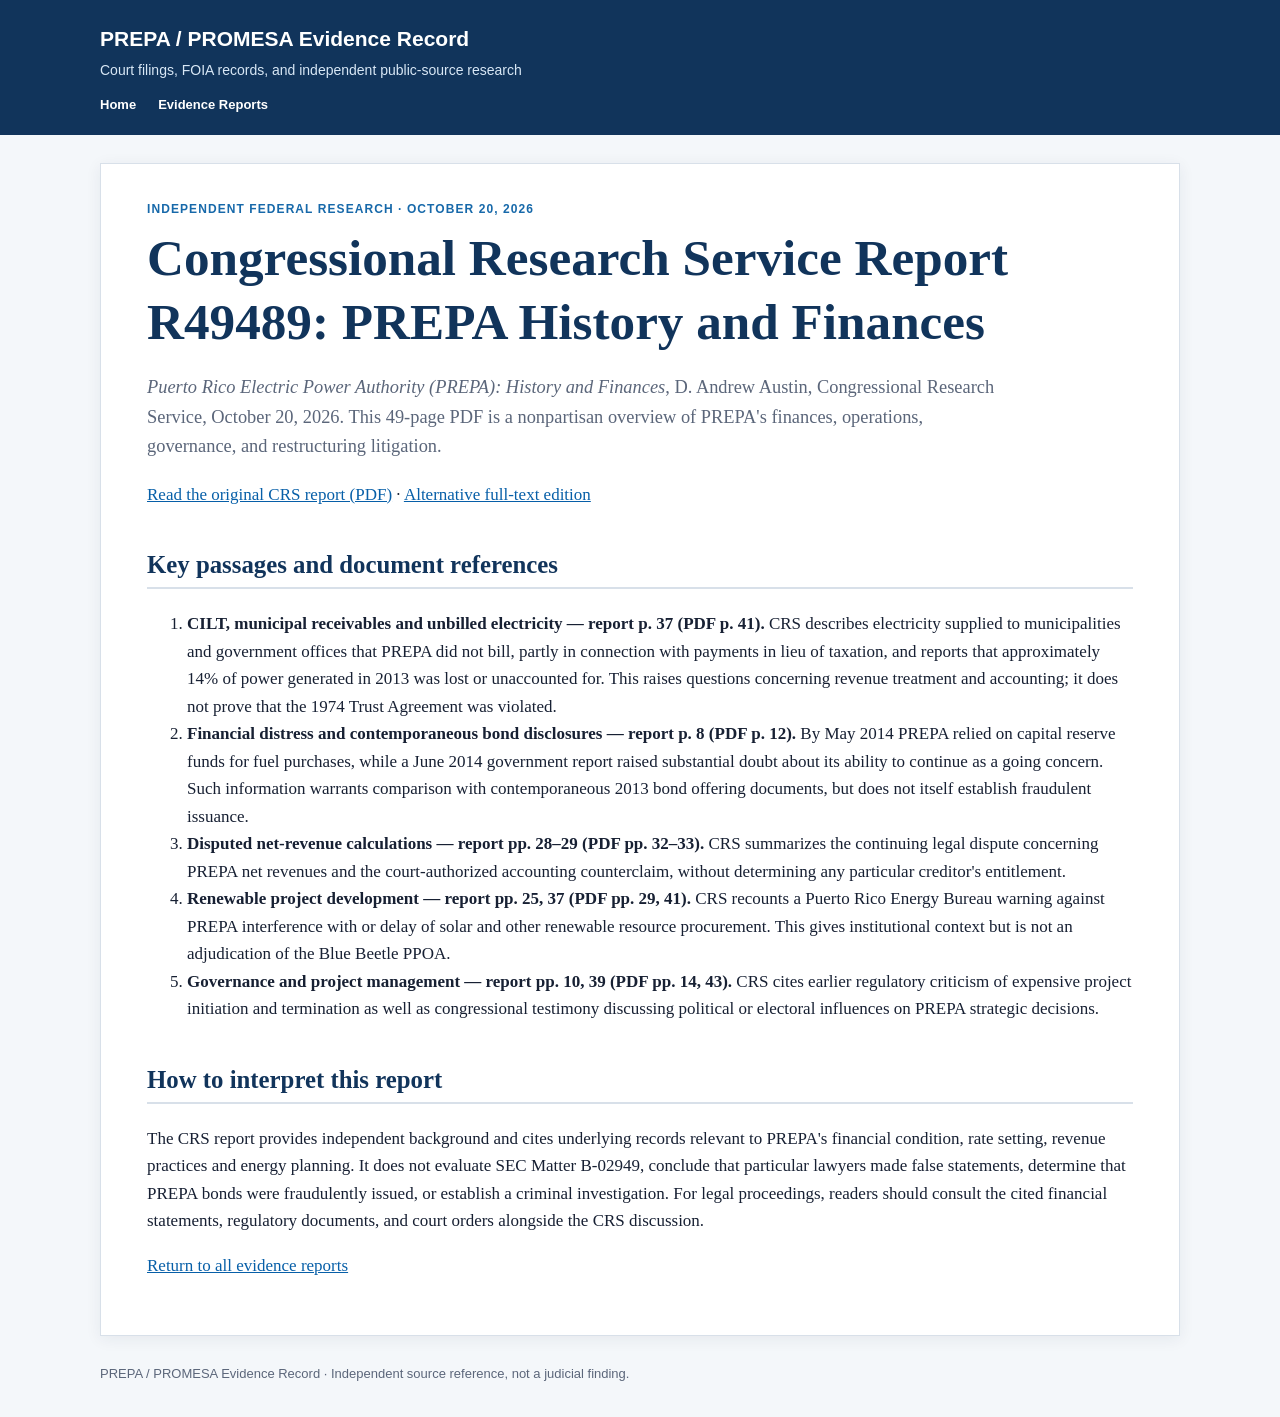
<file: reports/crs-prepa-history-finances-2026.html>
<!doctype html>
<html lang="en"><head><meta charset="utf-8"><meta name="viewport" content="width=device-width, initial-scale=1">
<meta name="robots" content="index,follow"><title>2026 CRS PREPA History and Finances | PREPA / PROMESA Evidence Record</title>
<meta name="description" content="Independent Congressional Research Service report R49489 on PREPA finances, municipal nonbilling, renewable energy, governance, and net-revenue litigation.">
<link rel="stylesheet" href="../assets/site.css"></head>
<body><header class="site-header"><div class="site-header__inner"><a class="brand" href="/prepa-promesa-article/">PREPA / PROMESA Evidence Record</a><div class="tagline">Court filings, FOIA records, and independent public-source research</div><nav class="nav" aria-label="Primary"><a href="/prepa-promesa-article/">Home</a><a href="/prepa-promesa-article/reports/">Evidence Reports</a></nav></div></header>
<main class="report-shell"><div class="eyebrow">Independent federal research · October 20, 2026</div>
<h1>Congressional Research Service Report R49489: PREPA History and Finances</h1>
<p class="dek"><em>Puerto Rico Electric Power Authority (PREPA): History and Finances</em>, D. Andrew Austin, Congressional Research Service, October 20, 2026. This 49-page PDF is a nonpartisan overview of PREPA's finances, operations, governance, and restructuring litigation.</p>
<p><a href="https://crsreports.congress.gov/product/pdf/R/R49489" target="_blank" rel="noopener">Read the original CRS report (PDF)</a> · <a href="https://www.everycrsreport.com/reports/R49489.html" target="_blank" rel="noopener">Alternative full-text edition</a></p>
<h2>Key passages and document references</h2>
<ol>
<li><strong>CILT, municipal receivables and unbilled electricity — report p. 37 (PDF p. 41).</strong> CRS describes electricity supplied to municipalities and government offices that PREPA did not bill, partly in connection with payments in lieu of taxation, and reports that approximately 14% of power generated in 2013 was lost or unaccounted for. This raises questions concerning revenue treatment and accounting; it does not prove that the 1974 Trust Agreement was violated.</li>
<li><strong>Financial distress and contemporaneous bond disclosures — report p. 8 (PDF p. 12).</strong> By May 2014 PREPA relied on capital reserve funds for fuel purchases, while a June 2014 government report raised substantial doubt about its ability to continue as a going concern. Such information warrants comparison with contemporaneous 2013 bond offering documents, but does not itself establish fraudulent issuance.</li>
<li><strong>Disputed net-revenue calculations — report pp. 28–29 (PDF pp. 32–33).</strong> CRS summarizes the continuing legal dispute concerning PREPA net revenues and the court-authorized accounting counterclaim, without determining any particular creditor's entitlement.</li>
<li><strong>Renewable project development — report pp. 25, 37 (PDF pp. 29, 41).</strong> CRS recounts a Puerto Rico Energy Bureau warning against PREPA interference with or delay of solar and other renewable resource procurement. This gives institutional context but is not an adjudication of the Blue Beetle PPOA.</li>
<li><strong>Governance and project management — report pp. 10, 39 (PDF pp. 14, 43).</strong> CRS cites earlier regulatory criticism of expensive project initiation and termination as well as congressional testimony discussing political or electoral influences on PREPA strategic decisions.</li>
</ol>
<h2>How to interpret this report</h2>
<p>The CRS report provides independent background and cites underlying records relevant to PREPA's financial condition, rate setting, revenue practices and energy planning. It does not evaluate SEC Matter B-02949, conclude that particular lawyers made false statements, determine that PREPA bonds were fraudulently issued, or establish a criminal investigation. For legal proceedings, readers should consult the cited financial statements, regulatory documents, and court orders alongside the CRS discussion.</p>
<p><a href="./">Return to all evidence reports</a></p></main>
<footer class="site-footer"><div class="site-footer__inner">PREPA / PROMESA Evidence Record · Independent source reference, not a judicial finding.</div></footer></body></html>
</file>
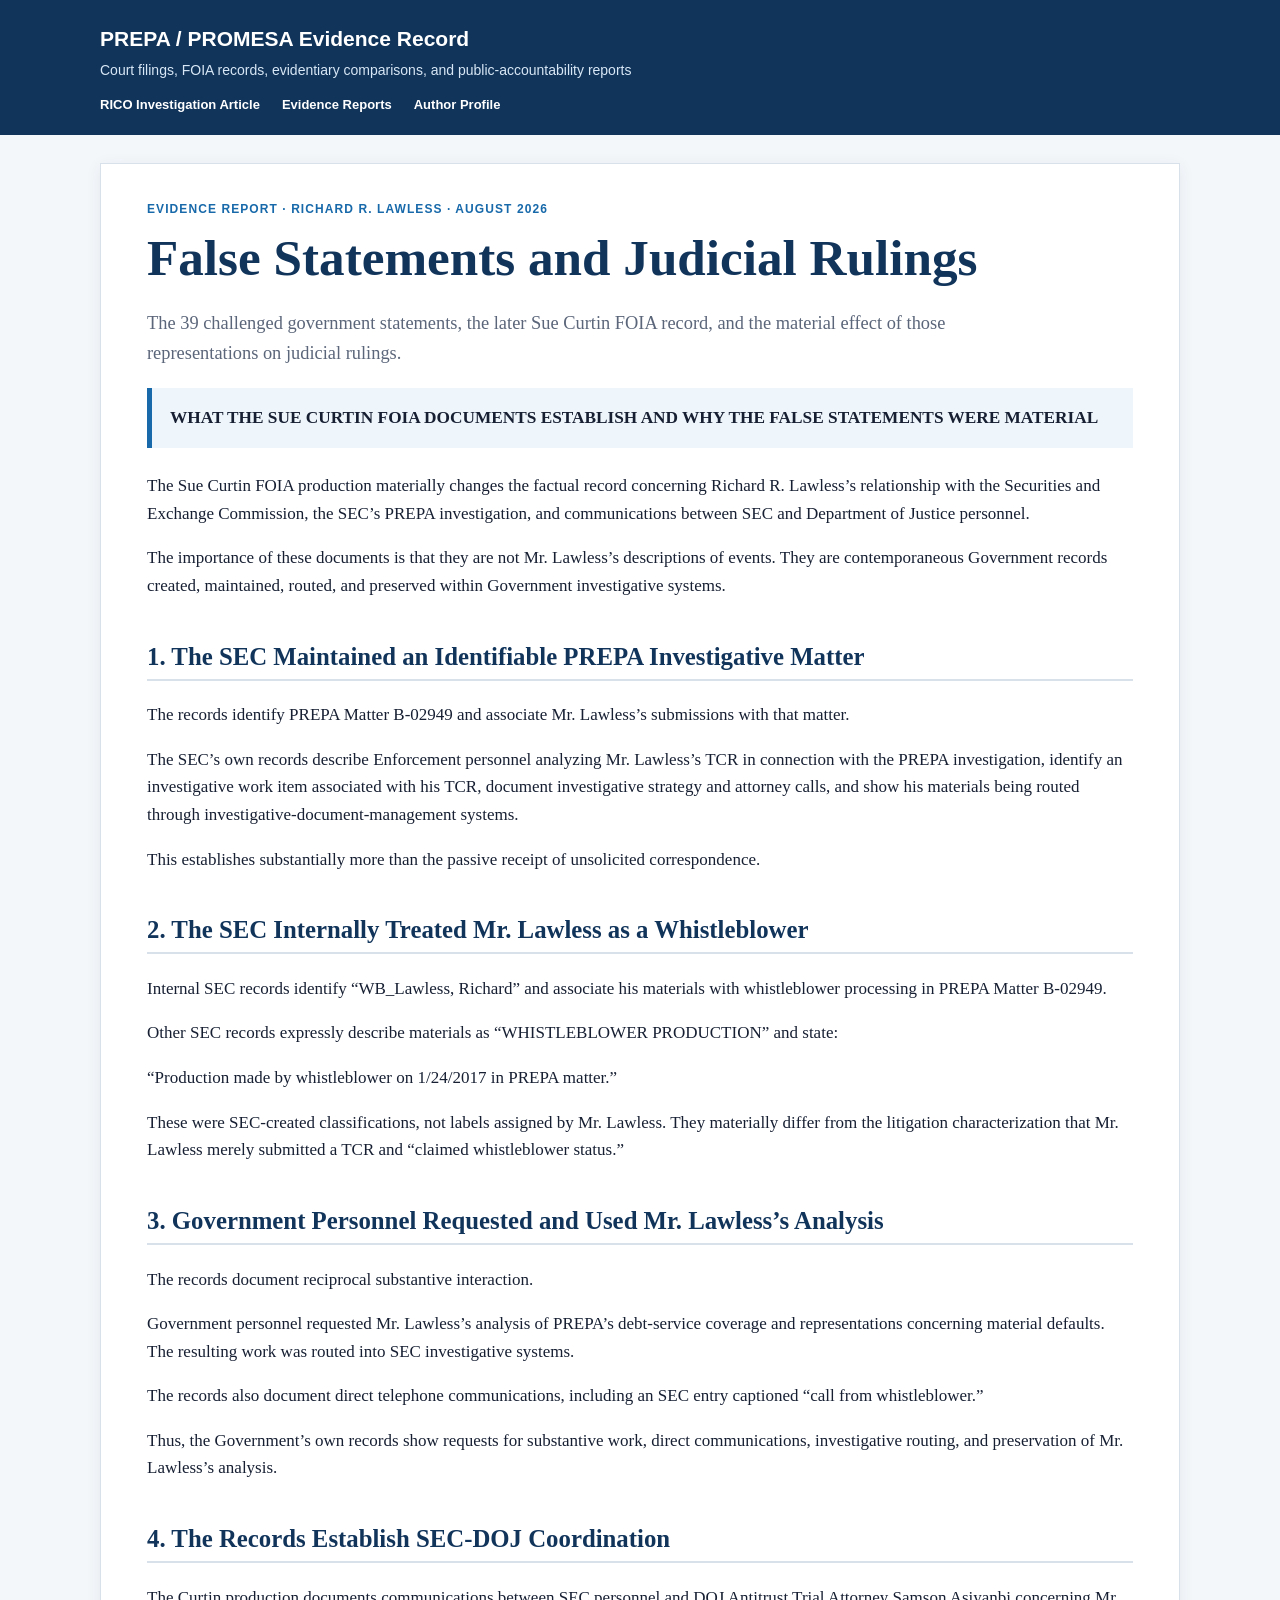
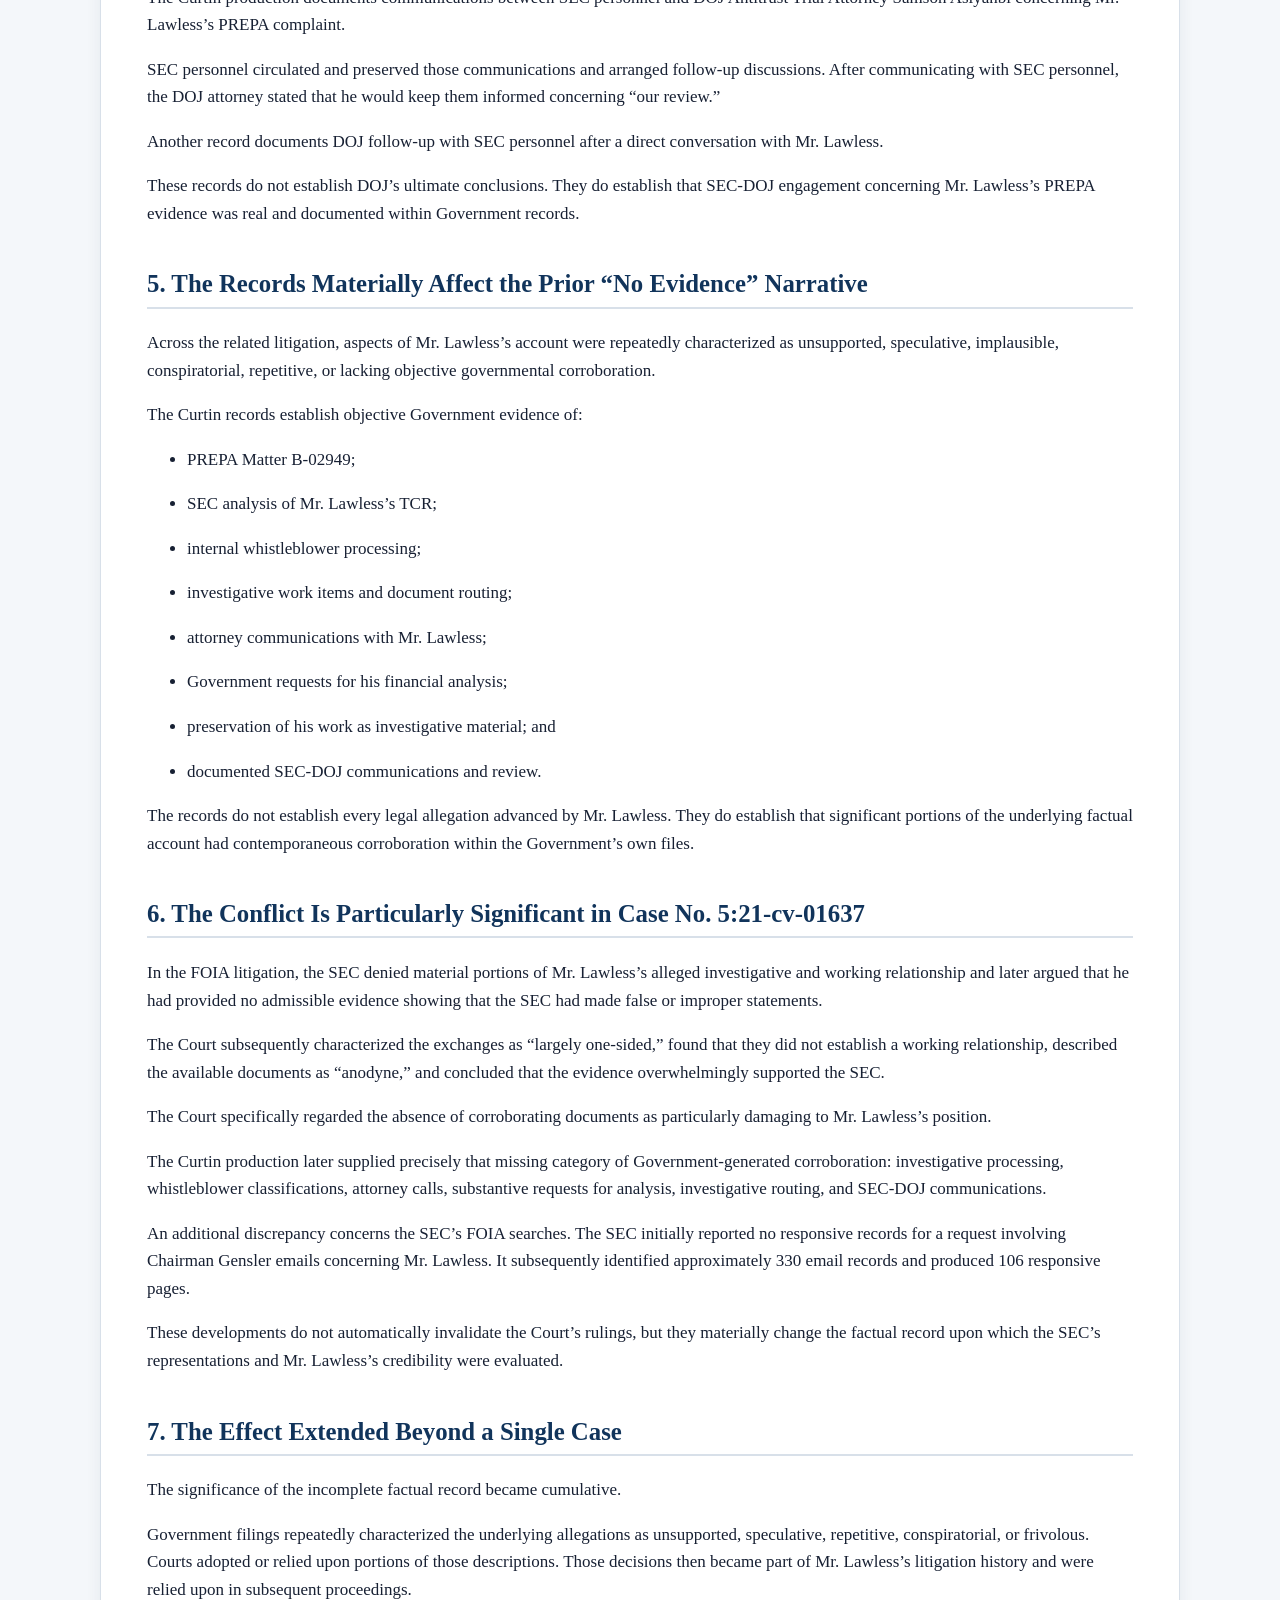
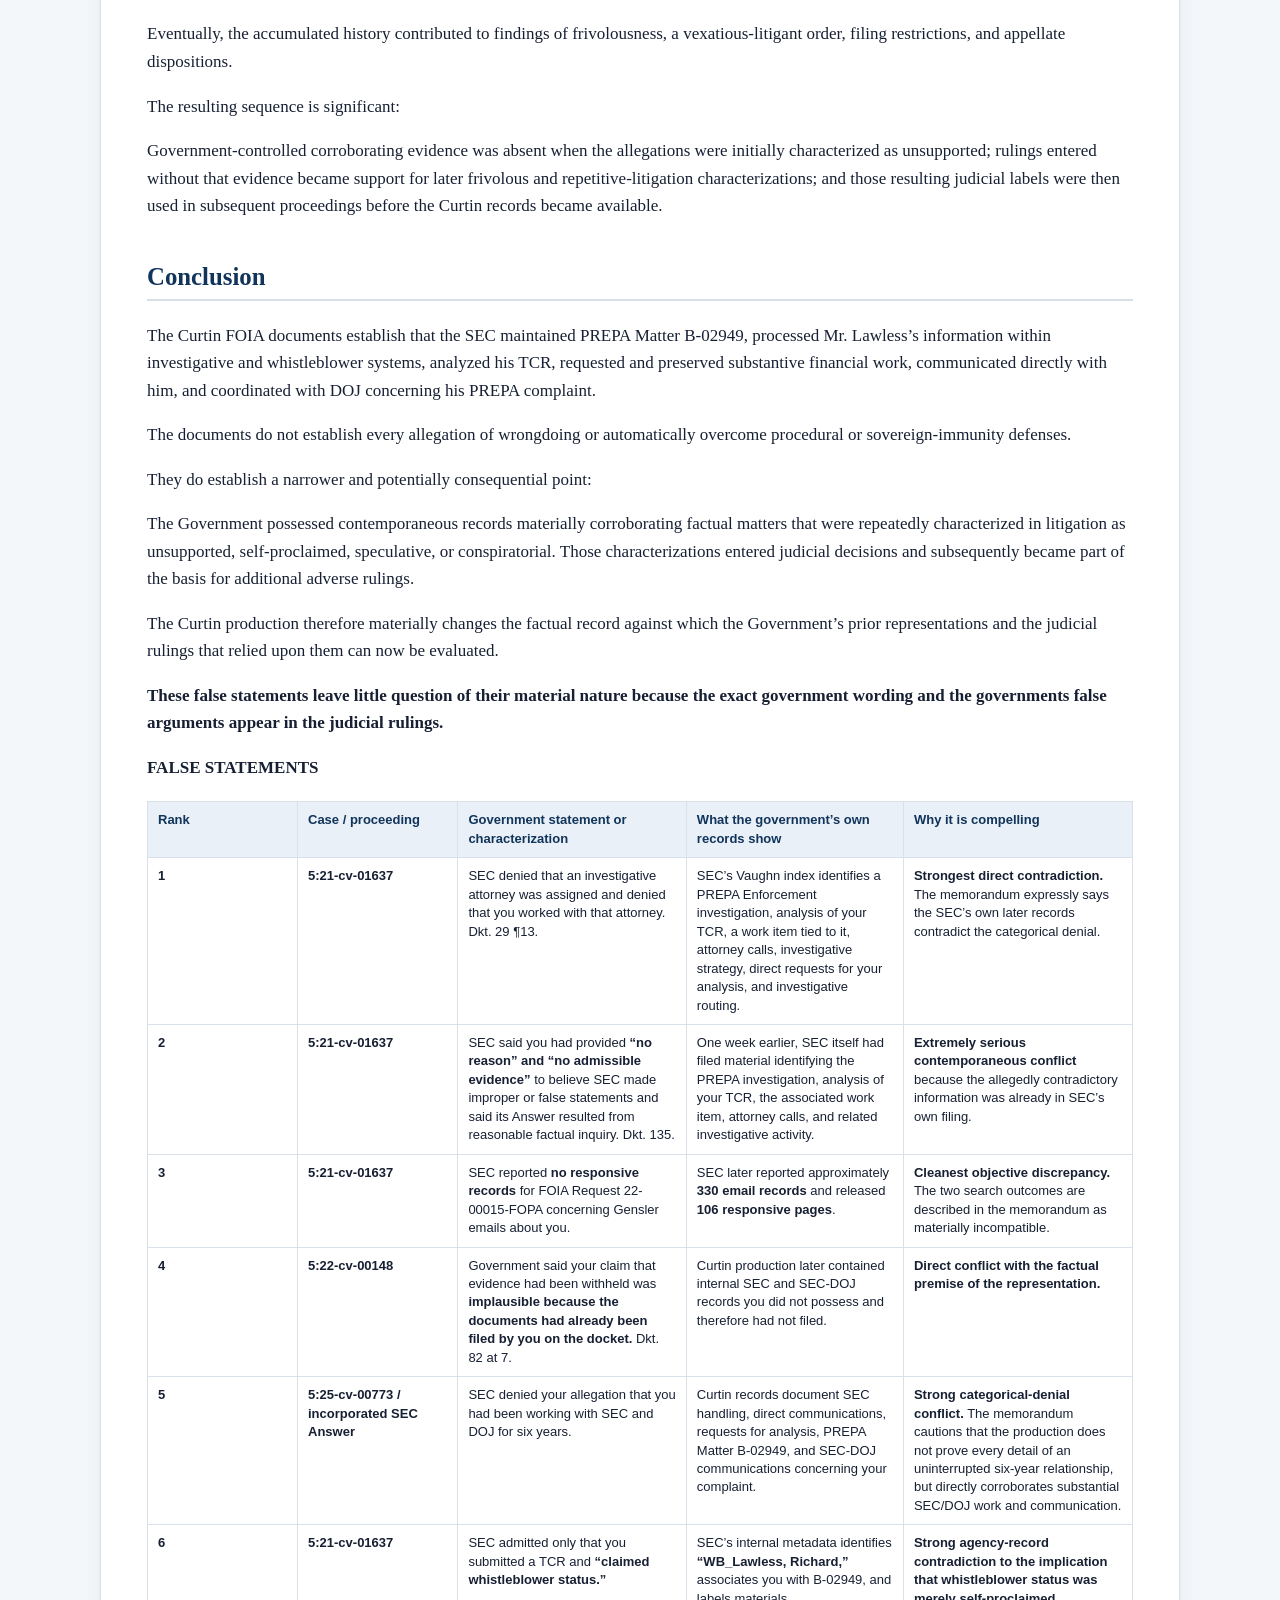
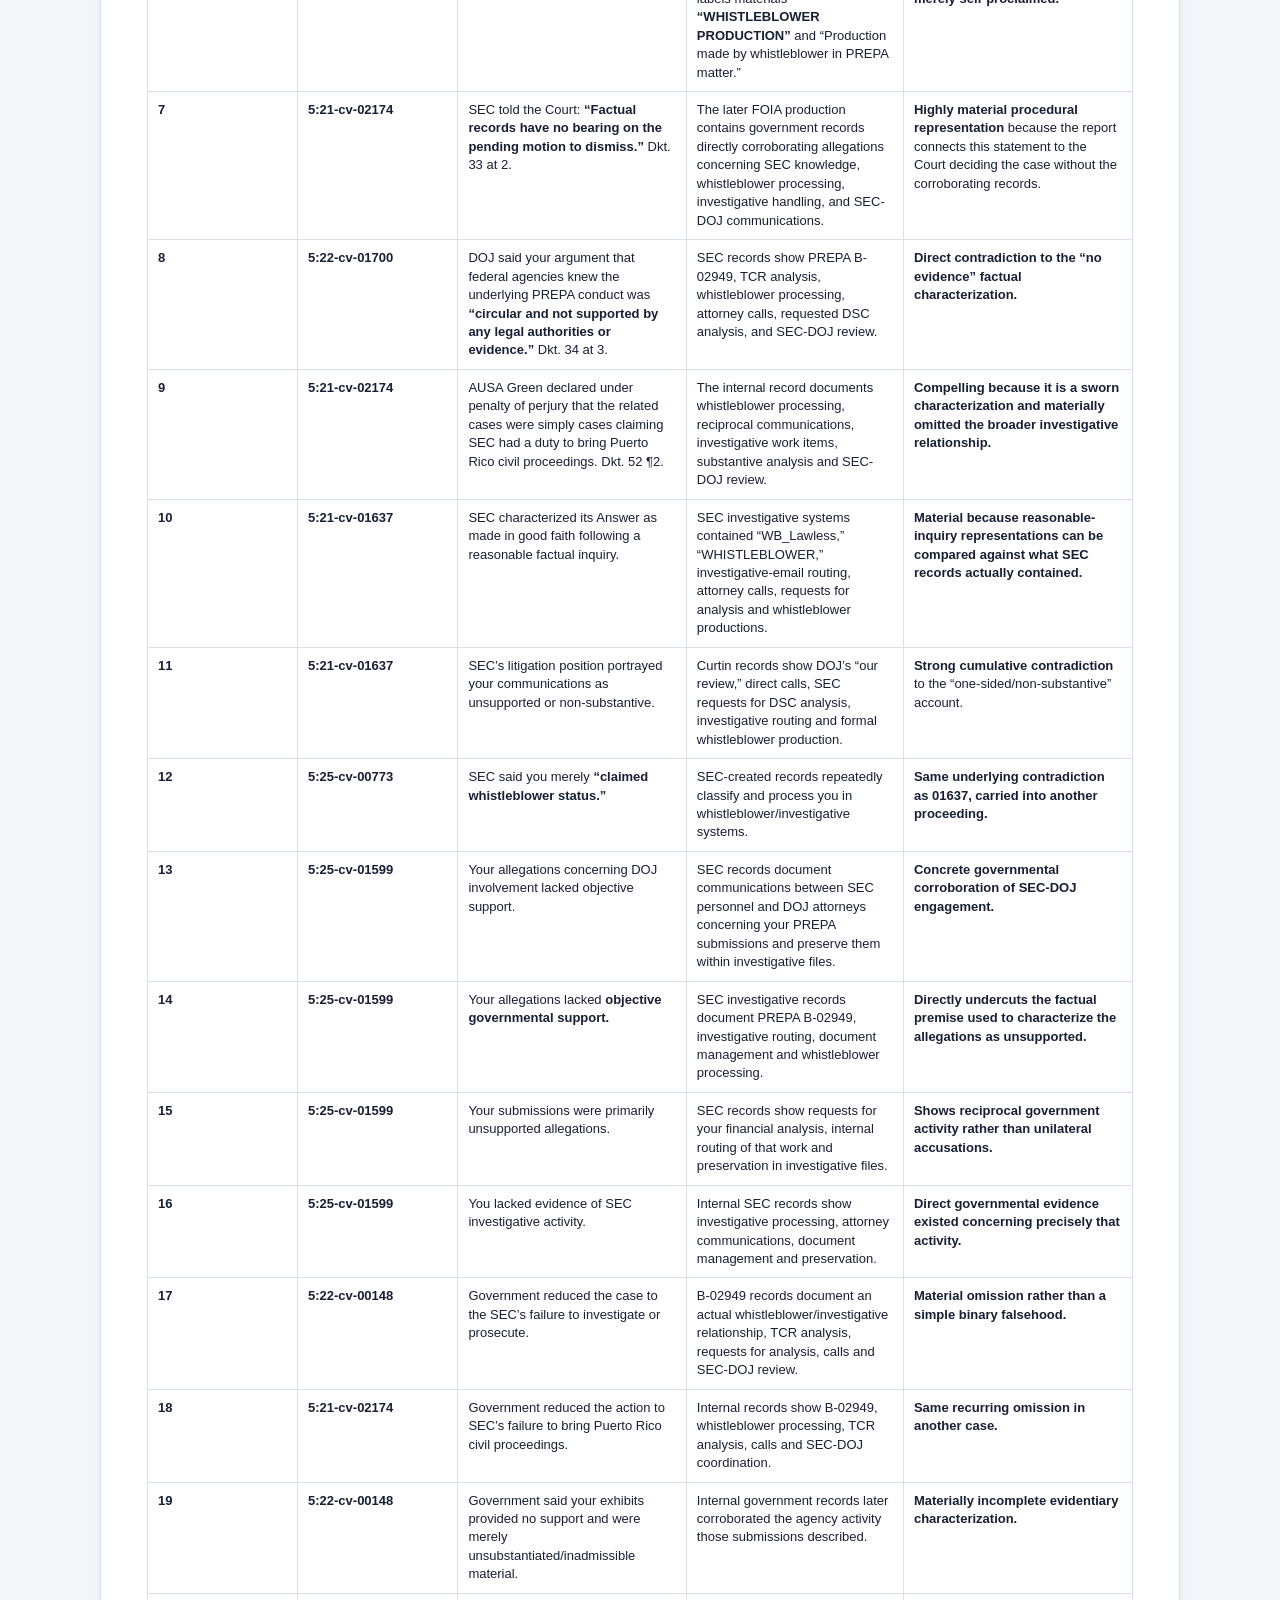
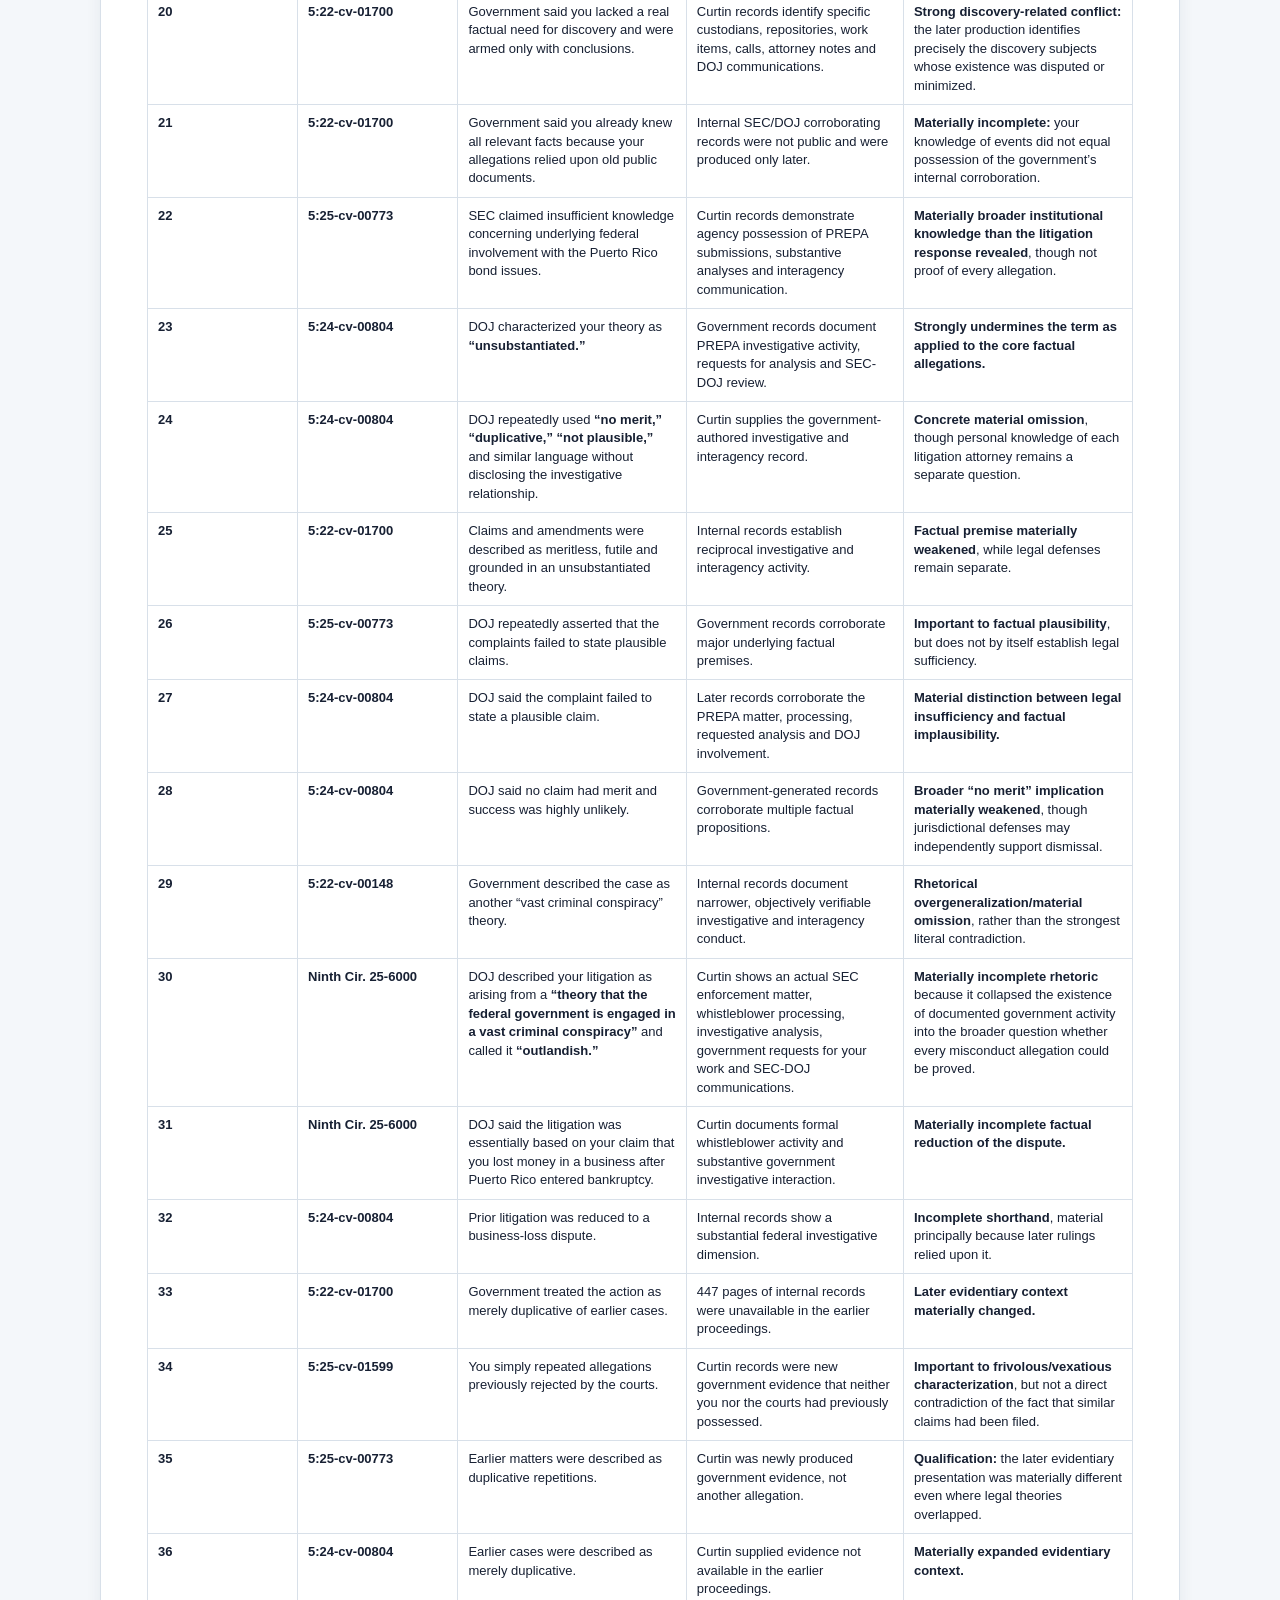
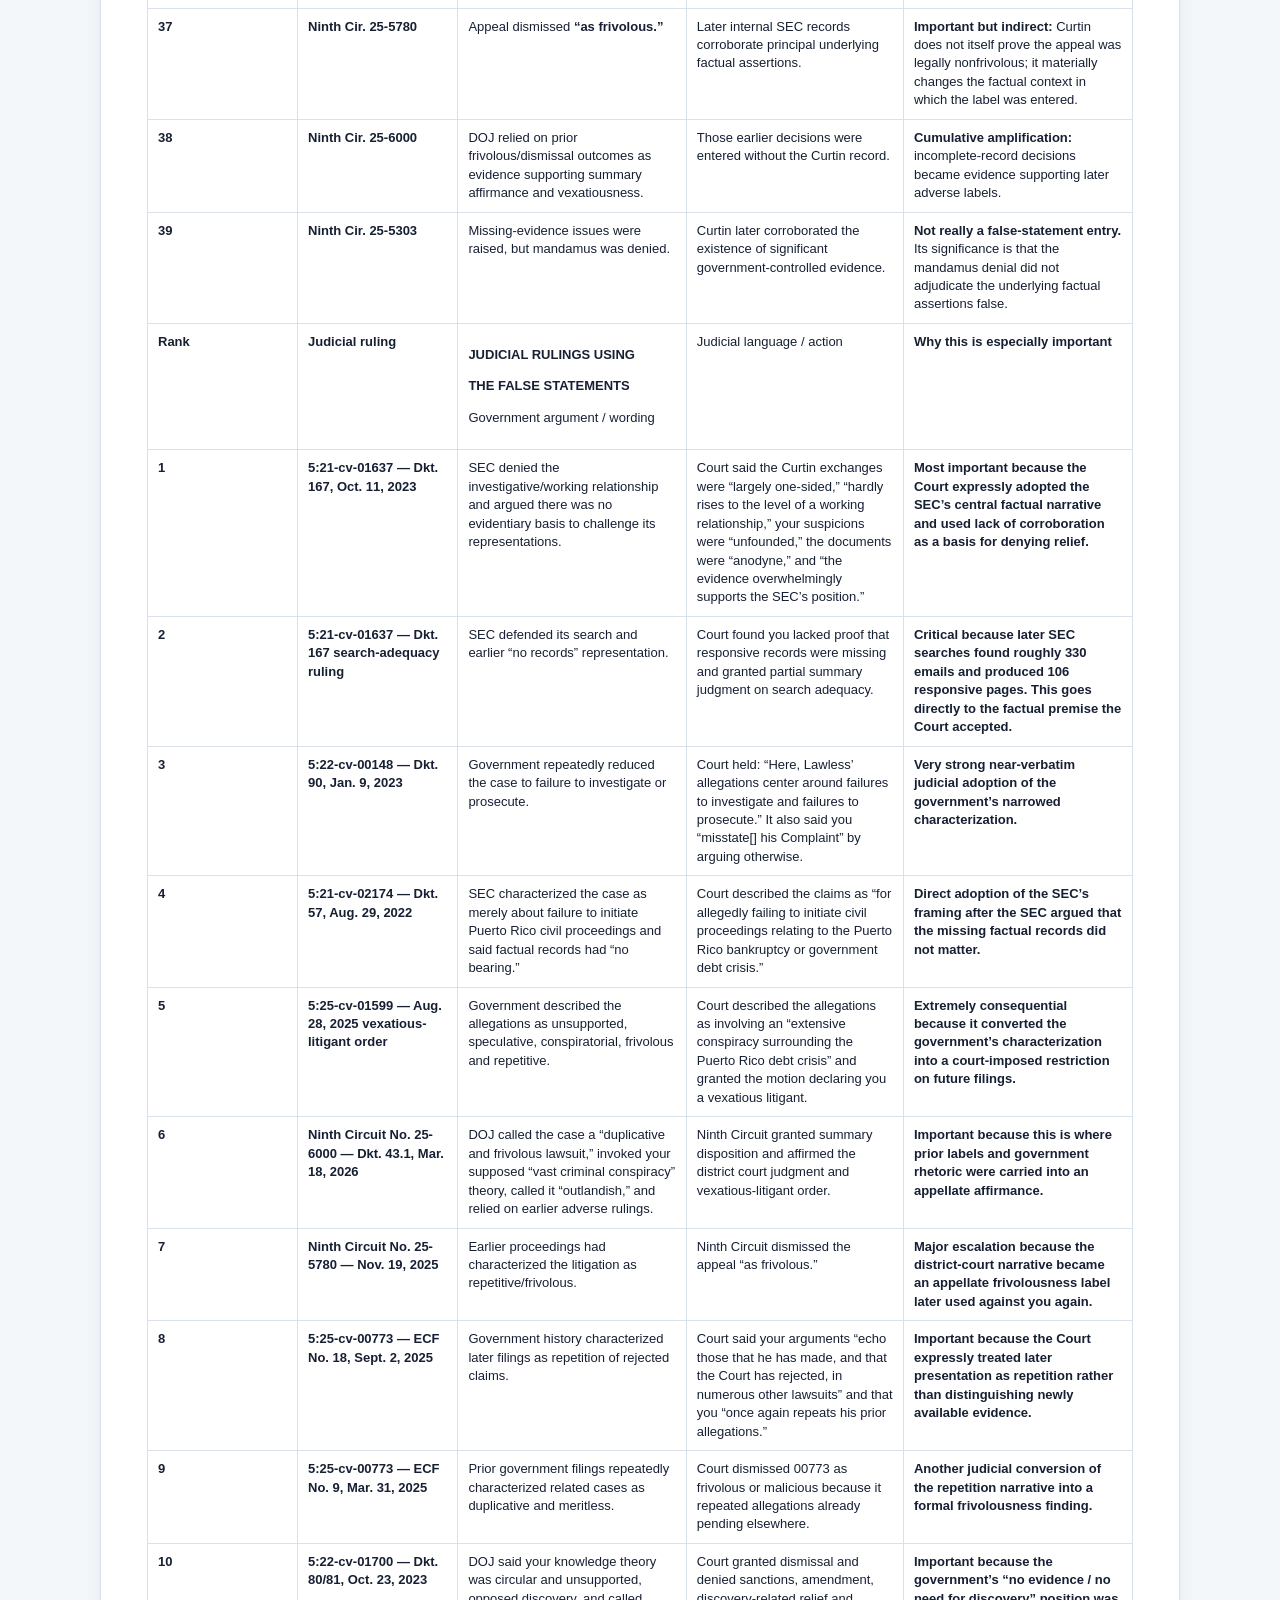
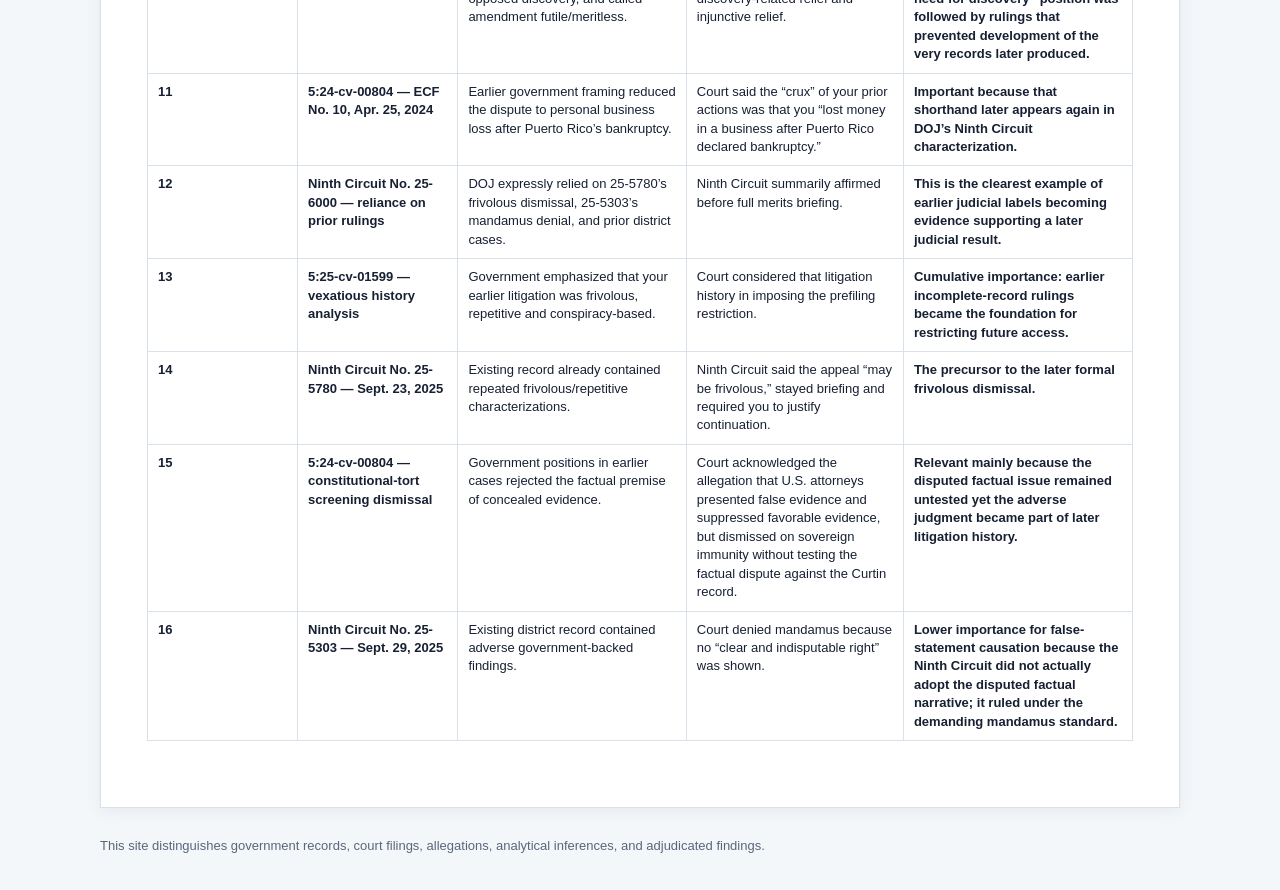
<file: reports/false-statements-and-judicial-rulings.html>
<!doctype html>
<html lang="en">
<head>
  <meta charset="utf-8">
  <meta name="viewport" content="width=device-width, initial-scale=1">
  <meta name="robots" content="index,follow">
  <meta name="author" content="Richard R. Lawless">
  <title>False Statements and Judicial
Rulings | PREPA / PROMESA Evidence Reports</title>
  <meta name="description" content="The 39 challenged government
statements, the later Sue Curtin FOIA record, and the material effect of
those representations on judicial rulings.">
  <link rel="stylesheet" href="../assets/site.css">
</head>
<body>
  <header class="site-header">
    <div class="site-header__inner">
      <a class="brand" href="/prepa-promesa-article/">PREPA / PROMESA Evidence Record</a>
      <div class="tagline">Court filings, FOIA records, evidentiary comparisons, and public-accountability reports</div>
      <nav class="nav" aria-label="Primary">
        <a href="/prepa-promesa-article/">RICO Investigation Article</a>
        <a href="/prepa-promesa-article/reports/">Evidence Reports</a>
        <a href="https://muckrack.com/richard-lawless">Author Profile</a>
      </nav>
    </div>
  </header>

  <main class="report-shell">
    <div class="eyebrow">Evidence report · Richard R. Lawless · August 2026</div>
    <h1>False Statements and Judicial Rulings</h1>
    <p class="dek">The 39 challenged government statements, the later
Sue Curtin FOIA record, and the material effect of those representations
on judicial rulings.</p>
    
    <article class="report-body">
      <p><strong>WHAT THE SUE CURTIN FOIA DOCUMENTS ESTABLISH AND WHY
      THE FALSE STATEMENTS WERE MATERIAL</strong></p>
      <p>The Sue Curtin FOIA production materially changes the factual
      record concerning Richard R. Lawless’s relationship with the
      Securities and Exchange Commission, the SEC’s PREPA investigation,
      and communications between SEC and Department of Justice
      personnel.</p>
      <p>The importance of these documents is that they are not Mr.
      Lawless’s descriptions of events. They are contemporaneous
      Government records created, maintained, routed, and preserved
      within Government investigative systems.</p>
      <h2>1. The SEC Maintained an Identifiable PREPA Investigative
      Matter</h2>
      <p>The records identify PREPA Matter B-02949 and associate Mr.
      Lawless’s submissions with that matter.</p>
      <p>The SEC’s own records describe Enforcement personnel analyzing
      Mr. Lawless’s TCR in connection with the PREPA investigation,
      identify an investigative work item associated with his TCR,
      document investigative strategy and attorney calls, and show his
      materials being routed through investigative-document-management
      systems.</p>
      <p>This establishes substantially more than the passive receipt of
      unsolicited correspondence.</p>
      <h2>2. The SEC Internally Treated Mr. Lawless as a
      Whistleblower</h2>
      <p>Internal SEC records identify “WB_Lawless, Richard” and
      associate his materials with whistleblower processing in PREPA
      Matter B-02949.</p>
      <p>Other SEC records expressly describe materials as
      “WHISTLEBLOWER PRODUCTION” and state:</p>
      <p>“Production made by whistleblower on 1/24/2017 in PREPA
      matter.”</p>
      <p>These were SEC-created classifications, not labels assigned by
      Mr. Lawless. They materially differ from the litigation
      characterization that Mr. Lawless merely submitted a TCR and
      “claimed whistleblower status.”</p>
      <h2>3. Government Personnel Requested and Used Mr. Lawless’s
      Analysis</h2>
      <p>The records document reciprocal substantive interaction.</p>
      <p>Government personnel requested Mr. Lawless’s analysis of
      PREPA’s debt-service coverage and representations concerning
      material defaults. The resulting work was routed into SEC
      investigative systems.</p>
      <p>The records also document direct telephone communications,
      including an SEC entry captioned “call from whistleblower.”</p>
      <p>Thus, the Government’s own records show requests for
      substantive work, direct communications, investigative routing,
      and preservation of Mr. Lawless’s analysis.</p>
      <h2>4. The Records Establish SEC-DOJ Coordination</h2>
      <p>The Curtin production documents communications between SEC
      personnel and DOJ Antitrust Trial Attorney Samson Asiyanbi
      concerning Mr. Lawless’s PREPA complaint.</p>
      <p>SEC personnel circulated and preserved those communications and
      arranged follow-up discussions. After communicating with SEC
      personnel, the DOJ attorney stated that he would keep them
      informed concerning “our review.”</p>
      <p>Another record documents DOJ follow-up with SEC personnel after
      a direct conversation with Mr. Lawless.</p>
      <p>These records do not establish DOJ’s ultimate conclusions. They
      do establish that SEC-DOJ engagement concerning Mr. Lawless’s
      PREPA evidence was real and documented within Government
      records.</p>
      <h2>5. The Records Materially Affect the Prior “No Evidence”
      Narrative</h2>
      <p>Across the related litigation, aspects of Mr. Lawless’s account
      were repeatedly characterized as unsupported, speculative,
      implausible, conspiratorial, repetitive, or lacking objective
      governmental corroboration.</p>
      <p>The Curtin records establish objective Government evidence
      of:</p>
      <ul>
      <li><p>PREPA Matter B-02949;</p></li>
      <li><p>SEC analysis of Mr. Lawless’s TCR;</p></li>
      <li><p>internal whistleblower processing;</p></li>
      <li><p>investigative work items and document routing;</p></li>
      <li><p>attorney communications with Mr. Lawless;</p></li>
      <li><p>Government requests for his financial analysis;</p></li>
      <li><p>preservation of his work as investigative material;
      and</p></li>
      <li><p>documented SEC-DOJ communications and review.</p></li>
      </ul>
      <p>The records do not establish every legal allegation advanced by
      Mr. Lawless. They do establish that significant portions of the
      underlying factual account had contemporaneous corroboration
      within the Government’s own files.</p>
      <h2>6. The Conflict Is Particularly Significant in Case No.
      5:21-cv-01637</h2>
      <p>In the FOIA litigation, the SEC denied material portions of Mr.
      Lawless’s alleged investigative and working relationship and later
      argued that he had provided no admissible evidence showing that
      the SEC had made false or improper statements.</p>
      <p>The Court subsequently characterized the exchanges as “largely
      one-sided,” found that they did not establish a working
      relationship, described the available documents as “anodyne,” and
      concluded that the evidence overwhelmingly supported the SEC.</p>
      <p>The Court specifically regarded the absence of corroborating
      documents as particularly damaging to Mr. Lawless’s position.</p>
      <p>The Curtin production later supplied precisely that missing
      category of Government-generated corroboration: investigative
      processing, whistleblower classifications, attorney calls,
      substantive requests for analysis, investigative routing, and
      SEC-DOJ communications.</p>
      <p>An additional discrepancy concerns the SEC’s FOIA searches. The
      SEC initially reported no responsive records for a request
      involving Chairman Gensler emails concerning Mr. Lawless. It
      subsequently identified approximately 330 email records and
      produced 106 responsive pages.</p>
      <p>These developments do not automatically invalidate the Court’s
      rulings, but they materially change the factual record upon which
      the SEC’s representations and Mr. Lawless’s credibility were
      evaluated.</p>
      <h2>7. The Effect Extended Beyond a Single Case</h2>
      <p>The significance of the incomplete factual record became
      cumulative.</p>
      <p>Government filings repeatedly characterized the underlying
      allegations as unsupported, speculative, repetitive,
      conspiratorial, or frivolous. Courts adopted or relied upon
      portions of those descriptions. Those decisions then became part
      of Mr. Lawless’s litigation history and were relied upon in
      subsequent proceedings.</p>
      <p>Eventually, the accumulated history contributed to findings of
      frivolousness, a vexatious-litigant order, filing restrictions,
      and appellate dispositions.</p>
      <p>The resulting sequence is significant:</p>
      <p>Government-controlled corroborating evidence was absent when
      the allegations were initially characterized as unsupported;
      rulings entered without that evidence became support for later
      frivolous and repetitive-litigation characterizations; and those
      resulting judicial labels were then used in subsequent proceedings
      before the Curtin records became available.</p>
      <h2>Conclusion</h2>
      <p>The Curtin FOIA documents establish that the SEC maintained
      PREPA Matter B-02949, processed Mr. Lawless’s information within
      investigative and whistleblower systems, analyzed his TCR,
      requested and preserved substantive financial work, communicated
      directly with him, and coordinated with DOJ concerning his PREPA
      complaint.</p>
      <p>The documents do not establish every allegation of wrongdoing
      or automatically overcome procedural or sovereign-immunity
      defenses.</p>
      <p>They do establish a narrower and potentially consequential
      point:</p>
      <p>The Government possessed contemporaneous records materially
      corroborating factual matters that were repeatedly characterized
      in litigation as unsupported, self-proclaimed, speculative, or
      conspiratorial. Those characterizations entered judicial decisions
      and subsequently became part of the basis for additional adverse
      rulings.</p>
      <p>The Curtin production therefore materially changes the factual
      record against which the Government’s prior representations and
      the judicial rulings that relied upon them can now be
      evaluated.</p>
      <p><strong>These false statements leave little question of their
      material nature because the exact government wording and the
      governments false arguments appear in the judicial
      rulings.</strong></p>
      <p><strong>FALSE STATEMENTS</strong></p>
      <table>
      <colgroup>
      <col style="width: 4%" />
      <col style="width: 17%" />
      <col style="width: 26%" />
      <col style="width: 25%" />
      <col style="width: 26%" />
      </colgroup>
      <thead>
      <tr class="header">
      <th><strong>Rank</strong></th>
      <th><strong>Case / proceeding</strong></th>
      <th><strong>Government statement or characterization</strong></th>
      <th><strong>What the government’s own records show</strong></th>
      <th><strong>Why it is compelling</strong></th>
      </tr>
      </thead>
      <tbody>
      <tr class="odd">
      <td><strong>1</strong></td>
      <td><strong>5:21-cv-01637</strong></td>
      <td>SEC denied that an investigative attorney was assigned and
      denied that you worked with that attorney. Dkt. 29 ¶13.</td>
      <td>SEC’s Vaughn index identifies a PREPA Enforcement
      investigation, analysis of your TCR, a work item tied to it,
      attorney calls, investigative strategy, direct requests for your
      analysis, and investigative routing.</td>
      <td><strong>Strongest direct contradiction.</strong> The
      memorandum expressly says the SEC’s own later records contradict
      the categorical denial.</td>
      </tr>
      <tr class="even">
      <td><strong>2</strong></td>
      <td><strong>5:21-cv-01637</strong></td>
      <td>SEC said you had provided <strong>“no reason” and “no
      admissible evidence”</strong> to believe SEC made improper or
      false statements and said its Answer resulted from reasonable
      factual inquiry. Dkt. 135.</td>
      <td>One week earlier, SEC itself had filed material identifying
      the PREPA investigation, analysis of your TCR, the associated work
      item, attorney calls, and related investigative activity.</td>
      <td><strong>Extremely serious contemporaneous conflict</strong>
      because the allegedly contradictory information was already in
      SEC’s own filing.</td>
      </tr>
      <tr class="odd">
      <td><strong>3</strong></td>
      <td><strong>5:21-cv-01637</strong></td>
      <td>SEC reported <strong>no responsive records</strong> for FOIA
      Request 22-00015-FOPA concerning Gensler emails about you.</td>
      <td>SEC later reported approximately <strong>330 email
      records</strong> and released <strong>106 responsive
      pages</strong>.</td>
      <td><strong>Cleanest objective discrepancy.</strong> The two
      search outcomes are described in the memorandum as materially
      incompatible.</td>
      </tr>
      <tr class="even">
      <td><strong>4</strong></td>
      <td><strong>5:22-cv-00148</strong></td>
      <td>Government said your claim that evidence had been withheld was
      <strong>implausible because the documents had already been filed
      by you on the docket.</strong> Dkt. 82 at 7.</td>
      <td>Curtin production later contained internal SEC and SEC-DOJ
      records you did not possess and therefore had not filed.</td>
      <td><strong>Direct conflict with the factual premise of the
      representation.</strong></td>
      </tr>
      <tr class="odd">
      <td><strong>5</strong></td>
      <td><strong>5:25-cv-00773 / incorporated SEC Answer</strong></td>
      <td>SEC denied your allegation that you had been working with SEC
      and DOJ for six years.</td>
      <td>Curtin records document SEC handling, direct communications,
      requests for analysis, PREPA Matter B-02949, and SEC-DOJ
      communications concerning your complaint.</td>
      <td><strong>Strong categorical-denial conflict.</strong> The
      memorandum cautions that the production does not prove every
      detail of an uninterrupted six-year relationship, but directly
      corroborates substantial SEC/DOJ work and communication.</td>
      </tr>
      <tr class="even">
      <td><strong>6</strong></td>
      <td><strong>5:21-cv-01637</strong></td>
      <td>SEC admitted only that you submitted a TCR and
      <strong>“claimed whistleblower status.”</strong></td>
      <td>SEC’s internal metadata identifies <strong>“WB_Lawless,
      Richard,”</strong> associates you with B-02949, and labels
      materials <strong>“WHISTLEBLOWER PRODUCTION”</strong> and
      “Production made by whistleblower in PREPA matter.”</td>
      <td><strong>Strong agency-record contradiction to the implication
      that whistleblower status was merely
      self-proclaimed.</strong></td>
      </tr>
      <tr class="odd">
      <td><strong>7</strong></td>
      <td><strong>5:21-cv-02174</strong></td>
      <td>SEC told the Court: <strong>“Factual records have no bearing
      on the pending motion to dismiss.”</strong> Dkt. 33 at 2.</td>
      <td>The later FOIA production contains government records directly
      corroborating allegations concerning SEC knowledge, whistleblower
      processing, investigative handling, and SEC-DOJ
      communications.</td>
      <td><strong>Highly material procedural representation</strong>
      because the report connects this statement to the Court deciding
      the case without the corroborating records.</td>
      </tr>
      <tr class="even">
      <td><strong>8</strong></td>
      <td><strong>5:22-cv-01700</strong></td>
      <td>DOJ said your argument that federal agencies knew the
      underlying PREPA conduct was <strong>“circular and not supported
      by any legal authorities or evidence.”</strong> Dkt. 34 at 3.</td>
      <td>SEC records show PREPA B-02949, TCR analysis, whistleblower
      processing, attorney calls, requested DSC analysis, and SEC-DOJ
      review.</td>
      <td><strong>Direct contradiction to the “no evidence” factual
      characterization.</strong></td>
      </tr>
      <tr class="odd">
      <td><strong>9</strong></td>
      <td><strong>5:21-cv-02174</strong></td>
      <td>AUSA Green declared under penalty of perjury that the related
      cases were simply cases claiming SEC had a duty to bring Puerto
      Rico civil proceedings. Dkt. 52 ¶2.</td>
      <td>The internal record documents whistleblower processing,
      reciprocal communications, investigative work items, substantive
      analysis and SEC-DOJ review.</td>
      <td><strong>Compelling because it is a sworn characterization and
      materially omitted the broader investigative
      relationship.</strong></td>
      </tr>
      <tr class="even">
      <td><strong>10</strong></td>
      <td><strong>5:21-cv-01637</strong></td>
      <td>SEC characterized its Answer as made in good faith following a
      reasonable factual inquiry.</td>
      <td>SEC investigative systems contained “WB_Lawless,”
      “WHISTLEBLOWER,” investigative-email routing, attorney calls,
      requests for analysis and whistleblower productions.</td>
      <td><strong>Material because reasonable-inquiry representations
      can be compared against what SEC records actually
      contained.</strong></td>
      </tr>
      <tr class="odd">
      <td><strong>11</strong></td>
      <td><strong>5:21-cv-01637</strong></td>
      <td>SEC’s litigation position portrayed your communications as
      unsupported or non-substantive.</td>
      <td>Curtin records show DOJ’s “our review,” direct calls, SEC
      requests for DSC analysis, investigative routing and formal
      whistleblower production.</td>
      <td><strong>Strong cumulative contradiction</strong> to the
      “one-sided/non-substantive” account.</td>
      </tr>
      <tr class="even">
      <td><strong>12</strong></td>
      <td><strong>5:25-cv-00773</strong></td>
      <td>SEC said you merely <strong>“claimed whistleblower
      status.”</strong></td>
      <td>SEC-created records repeatedly classify and process you in
      whistleblower/investigative systems.</td>
      <td><strong>Same underlying contradiction as 01637, carried into
      another proceeding.</strong></td>
      </tr>
      <tr class="odd">
      <td><strong>13</strong></td>
      <td><strong>5:25-cv-01599</strong></td>
      <td>Your allegations concerning DOJ involvement lacked objective
      support.</td>
      <td>SEC records document communications between SEC personnel and
      DOJ attorneys concerning your PREPA submissions and preserve them
      within investigative files.</td>
      <td><strong>Concrete governmental corroboration of SEC-DOJ
      engagement.</strong></td>
      </tr>
      <tr class="even">
      <td><strong>14</strong></td>
      <td><strong>5:25-cv-01599</strong></td>
      <td>Your allegations lacked <strong>objective governmental
      support.</strong></td>
      <td>SEC investigative records document PREPA B-02949,
      investigative routing, document management and whistleblower
      processing.</td>
      <td><strong>Directly undercuts the factual premise used to
      characterize the allegations as unsupported.</strong></td>
      </tr>
      <tr class="odd">
      <td><strong>15</strong></td>
      <td><strong>5:25-cv-01599</strong></td>
      <td>Your submissions were primarily unsupported allegations.</td>
      <td>SEC records show requests for your financial analysis,
      internal routing of that work and preservation in investigative
      files.</td>
      <td><strong>Shows reciprocal government activity rather than
      unilateral accusations.</strong></td>
      </tr>
      <tr class="even">
      <td><strong>16</strong></td>
      <td><strong>5:25-cv-01599</strong></td>
      <td>You lacked evidence of SEC investigative activity.</td>
      <td>Internal SEC records show investigative processing, attorney
      communications, document management and preservation.</td>
      <td><strong>Direct governmental evidence existed concerning
      precisely that activity.</strong></td>
      </tr>
      <tr class="odd">
      <td><strong>17</strong></td>
      <td><strong>5:22-cv-00148</strong></td>
      <td>Government reduced the case to the SEC’s failure to
      investigate or prosecute.</td>
      <td>B-02949 records document an actual whistleblower/investigative
      relationship, TCR analysis, requests for analysis, calls and
      SEC-DOJ review.</td>
      <td><strong>Material omission rather than a simple binary
      falsehood.</strong></td>
      </tr>
      <tr class="even">
      <td><strong>18</strong></td>
      <td><strong>5:21-cv-02174</strong></td>
      <td>Government reduced the action to SEC’s failure to bring Puerto
      Rico civil proceedings.</td>
      <td>Internal records show B-02949, whistleblower processing, TCR
      analysis, calls and SEC-DOJ coordination.</td>
      <td><strong>Same recurring omission in another case.</strong></td>
      </tr>
      <tr class="odd">
      <td><strong>19</strong></td>
      <td><strong>5:22-cv-00148</strong></td>
      <td>Government said your exhibits provided no support and were
      merely unsubstantiated/inadmissible material.</td>
      <td>Internal government records later corroborated the agency
      activity those submissions described.</td>
      <td><strong>Materially incomplete evidentiary
      characterization.</strong></td>
      </tr>
      <tr class="even">
      <td><strong>20</strong></td>
      <td><strong>5:22-cv-01700</strong></td>
      <td>Government said you lacked a real factual need for discovery
      and were armed only with conclusions.</td>
      <td>Curtin records identify specific custodians, repositories,
      work items, calls, attorney notes and DOJ communications.</td>
      <td><strong>Strong discovery-related conflict:</strong> the later
      production identifies precisely the discovery subjects whose
      existence was disputed or minimized.</td>
      </tr>
      <tr class="odd">
      <td><strong>21</strong></td>
      <td><strong>5:22-cv-01700</strong></td>
      <td>Government said you already knew all relevant facts because
      your allegations relied upon old public documents.</td>
      <td>Internal SEC/DOJ corroborating records were not public and
      were produced only later.</td>
      <td><strong>Materially incomplete:</strong> your knowledge of
      events did not equal possession of the government’s internal
      corroboration.</td>
      </tr>
      <tr class="even">
      <td><strong>22</strong></td>
      <td><strong>5:25-cv-00773</strong></td>
      <td>SEC claimed insufficient knowledge concerning underlying
      federal involvement with the Puerto Rico bond issues.</td>
      <td>Curtin records demonstrate agency possession of PREPA
      submissions, substantive analyses and interagency
      communication.</td>
      <td><strong>Materially broader institutional knowledge than the
      litigation response revealed</strong>, though not proof of every
      allegation.</td>
      </tr>
      <tr class="odd">
      <td><strong>23</strong></td>
      <td><strong>5:24-cv-00804</strong></td>
      <td>DOJ characterized your theory as
      <strong>“unsubstantiated.”</strong></td>
      <td>Government records document PREPA investigative activity,
      requests for analysis and SEC-DOJ review.</td>
      <td><strong>Strongly undermines the term as applied to the core
      factual allegations.</strong></td>
      </tr>
      <tr class="even">
      <td><strong>24</strong></td>
      <td><strong>5:24-cv-00804</strong></td>
      <td>DOJ repeatedly used <strong>“no merit,” “duplicative,” “not
      plausible,”</strong> and similar language without disclosing the
      investigative relationship.</td>
      <td>Curtin supplies the government-authored investigative and
      interagency record.</td>
      <td><strong>Concrete material omission</strong>, though personal
      knowledge of each litigation attorney remains a separate
      question.</td>
      </tr>
      <tr class="odd">
      <td><strong>25</strong></td>
      <td><strong>5:22-cv-01700</strong></td>
      <td>Claims and amendments were described as meritless, futile and
      grounded in an unsubstantiated theory.</td>
      <td>Internal records establish reciprocal investigative and
      interagency activity.</td>
      <td><strong>Factual premise materially weakened</strong>, while
      legal defenses remain separate.</td>
      </tr>
      <tr class="even">
      <td><strong>26</strong></td>
      <td><strong>5:25-cv-00773</strong></td>
      <td>DOJ repeatedly asserted that the complaints failed to state
      plausible claims.</td>
      <td>Government records corroborate major underlying factual
      premises.</td>
      <td><strong>Important to factual plausibility</strong>, but does
      not by itself establish legal sufficiency.</td>
      </tr>
      <tr class="odd">
      <td><strong>27</strong></td>
      <td><strong>5:24-cv-00804</strong></td>
      <td>DOJ said the complaint failed to state a plausible claim.</td>
      <td>Later records corroborate the PREPA matter, processing,
      requested analysis and DOJ involvement.</td>
      <td><strong>Material distinction between legal insufficiency and
      factual implausibility.</strong></td>
      </tr>
      <tr class="even">
      <td><strong>28</strong></td>
      <td><strong>5:24-cv-00804</strong></td>
      <td>DOJ said no claim had merit and success was highly
      unlikely.</td>
      <td>Government-generated records corroborate multiple factual
      propositions.</td>
      <td><strong>Broader “no merit” implication materially
      weakened</strong>, though jurisdictional defenses may
      independently support dismissal.</td>
      </tr>
      <tr class="odd">
      <td><strong>29</strong></td>
      <td><strong>5:22-cv-00148</strong></td>
      <td>Government described the case as another “vast criminal
      conspiracy” theory.</td>
      <td>Internal records document narrower, objectively verifiable
      investigative and interagency conduct.</td>
      <td><strong>Rhetorical overgeneralization/material
      omission</strong>, rather than the strongest literal
      contradiction.</td>
      </tr>
      <tr class="even">
      <td><strong>30</strong></td>
      <td><strong>Ninth Cir. 25-6000</strong></td>
      <td>DOJ described your litigation as arising from a
      <strong>“theory that the federal government is engaged in a vast
      criminal conspiracy”</strong> and called it
      <strong>“outlandish.”</strong></td>
      <td>Curtin shows an actual SEC enforcement matter, whistleblower
      processing, investigative analysis, government requests for your
      work and SEC-DOJ communications.</td>
      <td><strong>Materially incomplete rhetoric</strong> because it
      collapsed the existence of documented government activity into the
      broader question whether every misconduct allegation could be
      proved.</td>
      </tr>
      <tr class="odd">
      <td><strong>31</strong></td>
      <td><strong>Ninth Cir. 25-6000</strong></td>
      <td>DOJ said the litigation was essentially based on your claim
      that you lost money in a business after Puerto Rico entered
      bankruptcy.</td>
      <td>Curtin documents formal whistleblower activity and substantive
      government investigative interaction.</td>
      <td><strong>Materially incomplete factual reduction of the
      dispute.</strong></td>
      </tr>
      <tr class="even">
      <td><strong>32</strong></td>
      <td><strong>5:24-cv-00804</strong></td>
      <td>Prior litigation was reduced to a business-loss dispute.</td>
      <td>Internal records show a substantial federal investigative
      dimension.</td>
      <td><strong>Incomplete shorthand</strong>, material principally
      because later rulings relied upon it.</td>
      </tr>
      <tr class="odd">
      <td><strong>33</strong></td>
      <td><strong>5:22-cv-01700</strong></td>
      <td>Government treated the action as merely duplicative of earlier
      cases.</td>
      <td>447 pages of internal records were unavailable in the earlier
      proceedings.</td>
      <td><strong>Later evidentiary context materially
      changed.</strong></td>
      </tr>
      <tr class="even">
      <td><strong>34</strong></td>
      <td><strong>5:25-cv-01599</strong></td>
      <td>You simply repeated allegations previously rejected by the
      courts.</td>
      <td>Curtin records were new government evidence that neither you
      nor the courts had previously possessed.</td>
      <td><strong>Important to frivolous/vexatious
      characterization</strong>, but not a direct contradiction of the
      fact that similar claims had been filed.</td>
      </tr>
      <tr class="odd">
      <td><strong>35</strong></td>
      <td><strong>5:25-cv-00773</strong></td>
      <td>Earlier matters were described as duplicative
      repetitions.</td>
      <td>Curtin was newly produced government evidence, not another
      allegation.</td>
      <td><strong>Qualification:</strong> the later evidentiary
      presentation was materially different even where legal theories
      overlapped.</td>
      </tr>
      <tr class="even">
      <td><strong>36</strong></td>
      <td><strong>5:24-cv-00804</strong></td>
      <td>Earlier cases were described as merely duplicative.</td>
      <td>Curtin supplied evidence not available in the earlier
      proceedings.</td>
      <td><strong>Materially expanded evidentiary context.</strong></td>
      </tr>
      <tr class="odd">
      <td><strong>37</strong></td>
      <td><strong>Ninth Cir. 25-5780</strong></td>
      <td>Appeal dismissed <strong>“as frivolous.”</strong></td>
      <td>Later internal SEC records corroborate principal underlying
      factual assertions.</td>
      <td><strong>Important but indirect:</strong> Curtin does not
      itself prove the appeal was legally nonfrivolous; it materially
      changes the factual context in which the label was entered.</td>
      </tr>
      <tr class="even">
      <td><strong>38</strong></td>
      <td><strong>Ninth Cir. 25-6000</strong></td>
      <td>DOJ relied on prior frivolous/dismissal outcomes as evidence
      supporting summary affirmance and vexatiousness.</td>
      <td>Those earlier decisions were entered without the Curtin
      record.</td>
      <td><strong>Cumulative amplification:</strong> incomplete-record
      decisions became evidence supporting later adverse labels.</td>
      </tr>
      <tr class="odd">
      <td><strong>39</strong></td>
      <td><strong>Ninth Cir. 25-5303</strong></td>
      <td>Missing-evidence issues were raised, but mandamus was
      denied.</td>
      <td>Curtin later corroborated the existence of significant
      government-controlled evidence.</td>
      <td><strong>Not really a false-statement entry.</strong> Its
      significance is that the mandamus denial did not adjudicate the
      underlying factual assertions false.</td>
      </tr>
      <tr class="even">
      <td><strong>Rank</strong></td>
      <td><strong>Judicial ruling</strong></td>
      <td><p><strong>JUDICIAL RULINGS USING</strong></p>
      <p><strong>THE FALSE STATEMENTS</strong></p>
      <p>Government argument / wording</p></td>
      <td>Judicial language / action</td>
      <td><strong>Why this is especially important</strong></td>
      </tr>
      <tr class="odd">
      <td><strong>1</strong></td>
      <td><strong>5:21-cv-01637 — Dkt. 167, Oct. 11, 2023</strong></td>
      <td>SEC denied the investigative/working relationship and argued
      there was no evidentiary basis to challenge its
      representations.</td>
      <td>Court said the Curtin exchanges were “largely one-sided,”
      “hardly rises to the level of a working relationship,” your
      suspicions were “unfounded,” the documents were “anodyne,” and
      “the evidence overwhelmingly supports the SEC’s position.”</td>
      <td><strong>Most important because the Court expressly adopted the
      SEC’s central factual narrative and used lack of corroboration as
      a basis for denying relief.</strong></td>
      </tr>
      <tr class="even">
      <td><strong>2</strong></td>
      <td><strong>5:21-cv-01637 — Dkt. 167 search-adequacy
      ruling</strong></td>
      <td>SEC defended its search and earlier “no records”
      representation.</td>
      <td>Court found you lacked proof that responsive records were
      missing and granted partial summary judgment on search
      adequacy.</td>
      <td><strong>Critical because later SEC searches found roughly 330
      emails and produced 106 responsive pages. This goes directly to
      the factual premise the Court accepted.</strong></td>
      </tr>
      <tr class="odd">
      <td><strong>3</strong></td>
      <td><strong>5:22-cv-00148 — Dkt. 90, Jan. 9, 2023</strong></td>
      <td>Government repeatedly reduced the case to failure to
      investigate or prosecute.</td>
      <td>Court held: “Here, Lawless’ allegations center around failures
      to investigate and failures to prosecute.” It also said you
      “misstate[] his Complaint” by arguing otherwise.</td>
      <td><strong>Very strong near-verbatim judicial adoption of the
      government’s narrowed characterization.</strong></td>
      </tr>
      <tr class="even">
      <td><strong>4</strong></td>
      <td><strong>5:21-cv-02174 — Dkt. 57, Aug. 29, 2022</strong></td>
      <td>SEC characterized the case as merely about failure to initiate
      Puerto Rico civil proceedings and said factual records had “no
      bearing.”</td>
      <td>Court described the claims as “for allegedly failing to
      initiate civil proceedings relating to the Puerto Rico bankruptcy
      or government debt crisis.”</td>
      <td><strong>Direct adoption of the SEC’s framing after the SEC
      argued that the missing factual records did not
      matter.</strong></td>
      </tr>
      <tr class="odd">
      <td><strong>5</strong></td>
      <td><strong>5:25-cv-01599 — Aug. 28, 2025 vexatious-litigant
      order</strong></td>
      <td>Government described the allegations as unsupported,
      speculative, conspiratorial, frivolous and repetitive.</td>
      <td>Court described the allegations as involving an “extensive
      conspiracy surrounding the Puerto Rico debt crisis” and granted
      the motion declaring you a vexatious litigant.</td>
      <td><strong>Extremely consequential because it converted the
      government’s characterization into a court-imposed restriction on
      future filings.</strong></td>
      </tr>
      <tr class="even">
      <td><strong>6</strong></td>
      <td><strong>Ninth Circuit No. 25-6000 — Dkt. 43.1, Mar. 18,
      2026</strong></td>
      <td>DOJ called the case a “duplicative and frivolous lawsuit,”
      invoked your supposed “vast criminal conspiracy” theory, called it
      “outlandish,” and relied on earlier adverse rulings.</td>
      <td>Ninth Circuit granted summary disposition and affirmed the
      district court judgment and vexatious-litigant order.</td>
      <td><strong>Important because this is where prior labels and
      government rhetoric were carried into an appellate
      affirmance.</strong></td>
      </tr>
      <tr class="odd">
      <td><strong>7</strong></td>
      <td><strong>Ninth Circuit No. 25-5780 — Nov. 19,
      2025</strong></td>
      <td>Earlier proceedings had characterized the litigation as
      repetitive/frivolous.</td>
      <td>Ninth Circuit dismissed the appeal “as frivolous.”</td>
      <td><strong>Major escalation because the district-court narrative
      became an appellate frivolousness label later used against you
      again.</strong></td>
      </tr>
      <tr class="even">
      <td><strong>8</strong></td>
      <td><strong>5:25-cv-00773 — ECF No. 18, Sept. 2,
      2025</strong></td>
      <td>Government history characterized later filings as repetition
      of rejected claims.</td>
      <td>Court said your arguments “echo those that he has made, and
      that the Court has rejected, in numerous other lawsuits” and that
      you “once again repeats his prior allegations.”</td>
      <td><strong>Important because the Court expressly treated later
      presentation as repetition rather than distinguishing newly
      available evidence.</strong></td>
      </tr>
      <tr class="odd">
      <td><strong>9</strong></td>
      <td><strong>5:25-cv-00773 — ECF No. 9, Mar. 31, 2025</strong></td>
      <td>Prior government filings repeatedly characterized related
      cases as duplicative and meritless.</td>
      <td>Court dismissed 00773 as frivolous or malicious because it
      repeated allegations already pending elsewhere.</td>
      <td><strong>Another judicial conversion of the repetition
      narrative into a formal frivolousness finding.</strong></td>
      </tr>
      <tr class="even">
      <td><strong>10</strong></td>
      <td><strong>5:22-cv-01700 — Dkt. 80/81, Oct. 23,
      2023</strong></td>
      <td>DOJ said your knowledge theory was circular and unsupported,
      opposed discovery, and called amendment futile/meritless.</td>
      <td>Court granted dismissal and denied sanctions, amendment,
      discovery-related relief and injunctive relief.</td>
      <td><strong>Important because the government’s “no evidence / no
      need for discovery” position was followed by rulings that
      prevented development of the very records later
      produced.</strong></td>
      </tr>
      <tr class="odd">
      <td><strong>11</strong></td>
      <td><strong>5:24-cv-00804 — ECF No. 10, Apr. 25,
      2024</strong></td>
      <td>Earlier government framing reduced the dispute to personal
      business loss after Puerto Rico’s bankruptcy.</td>
      <td>Court said the “crux” of your prior actions was that you “lost
      money in a business after Puerto Rico declared bankruptcy.”</td>
      <td><strong>Important because that shorthand later appears again
      in DOJ’s Ninth Circuit characterization.</strong></td>
      </tr>
      <tr class="even">
      <td><strong>12</strong></td>
      <td><strong>Ninth Circuit No. 25-6000 — reliance on prior
      rulings</strong></td>
      <td>DOJ expressly relied on 25-5780’s frivolous dismissal,
      25-5303’s mandamus denial, and prior district cases.</td>
      <td>Ninth Circuit summarily affirmed before full merits
      briefing.</td>
      <td><strong>This is the clearest example of earlier judicial
      labels becoming evidence supporting a later judicial
      result.</strong></td>
      </tr>
      <tr class="odd">
      <td><strong>13</strong></td>
      <td><strong>5:25-cv-01599 — vexatious history
      analysis</strong></td>
      <td>Government emphasized that your earlier litigation was
      frivolous, repetitive and conspiracy-based.</td>
      <td>Court considered that litigation history in imposing the
      prefiling restriction.</td>
      <td><strong>Cumulative importance: earlier incomplete-record
      rulings became the foundation for restricting future
      access.</strong></td>
      </tr>
      <tr class="even">
      <td><strong>14</strong></td>
      <td><strong>Ninth Circuit No. 25-5780 — Sept. 23,
      2025</strong></td>
      <td>Existing record already contained repeated
      frivolous/repetitive characterizations.</td>
      <td>Ninth Circuit said the appeal “may be frivolous,” stayed
      briefing and required you to justify continuation.</td>
      <td><strong>The precursor to the later formal frivolous
      dismissal.</strong></td>
      </tr>
      <tr class="odd">
      <td><strong>15</strong></td>
      <td><strong>5:24-cv-00804 — constitutional-tort screening
      dismissal</strong></td>
      <td>Government positions in earlier cases rejected the factual
      premise of concealed evidence.</td>
      <td>Court acknowledged the allegation that U.S. attorneys
      presented false evidence and suppressed favorable evidence, but
      dismissed on sovereign immunity without testing the factual
      dispute against the Curtin record.</td>
      <td><strong>Relevant mainly because the disputed factual issue
      remained untested yet the adverse judgment became part of later
      litigation history.</strong></td>
      </tr>
      <tr class="even">
      <td><strong>16</strong></td>
      <td><strong>Ninth Circuit No. 25-5303 — Sept. 29,
      2025</strong></td>
      <td>Existing district record contained adverse government-backed
      findings.</td>
      <td>Court denied mandamus because no “clear and indisputable
      right” was shown.</td>
      <td><strong>Lower importance for false-statement causation because
      the Ninth Circuit did not actually adopt the disputed factual
      narrative; it ruled under the demanding mandamus
      standard.</strong></td>
      </tr>
      </tbody>
      </table>
    </article>
  </main>

  <footer class="site-footer"><div class="site-footer__inner">This site distinguishes government records, court filings, allegations, analytical inferences, and adjudicated findings.</div></footer>
</body>
</html>
</file>
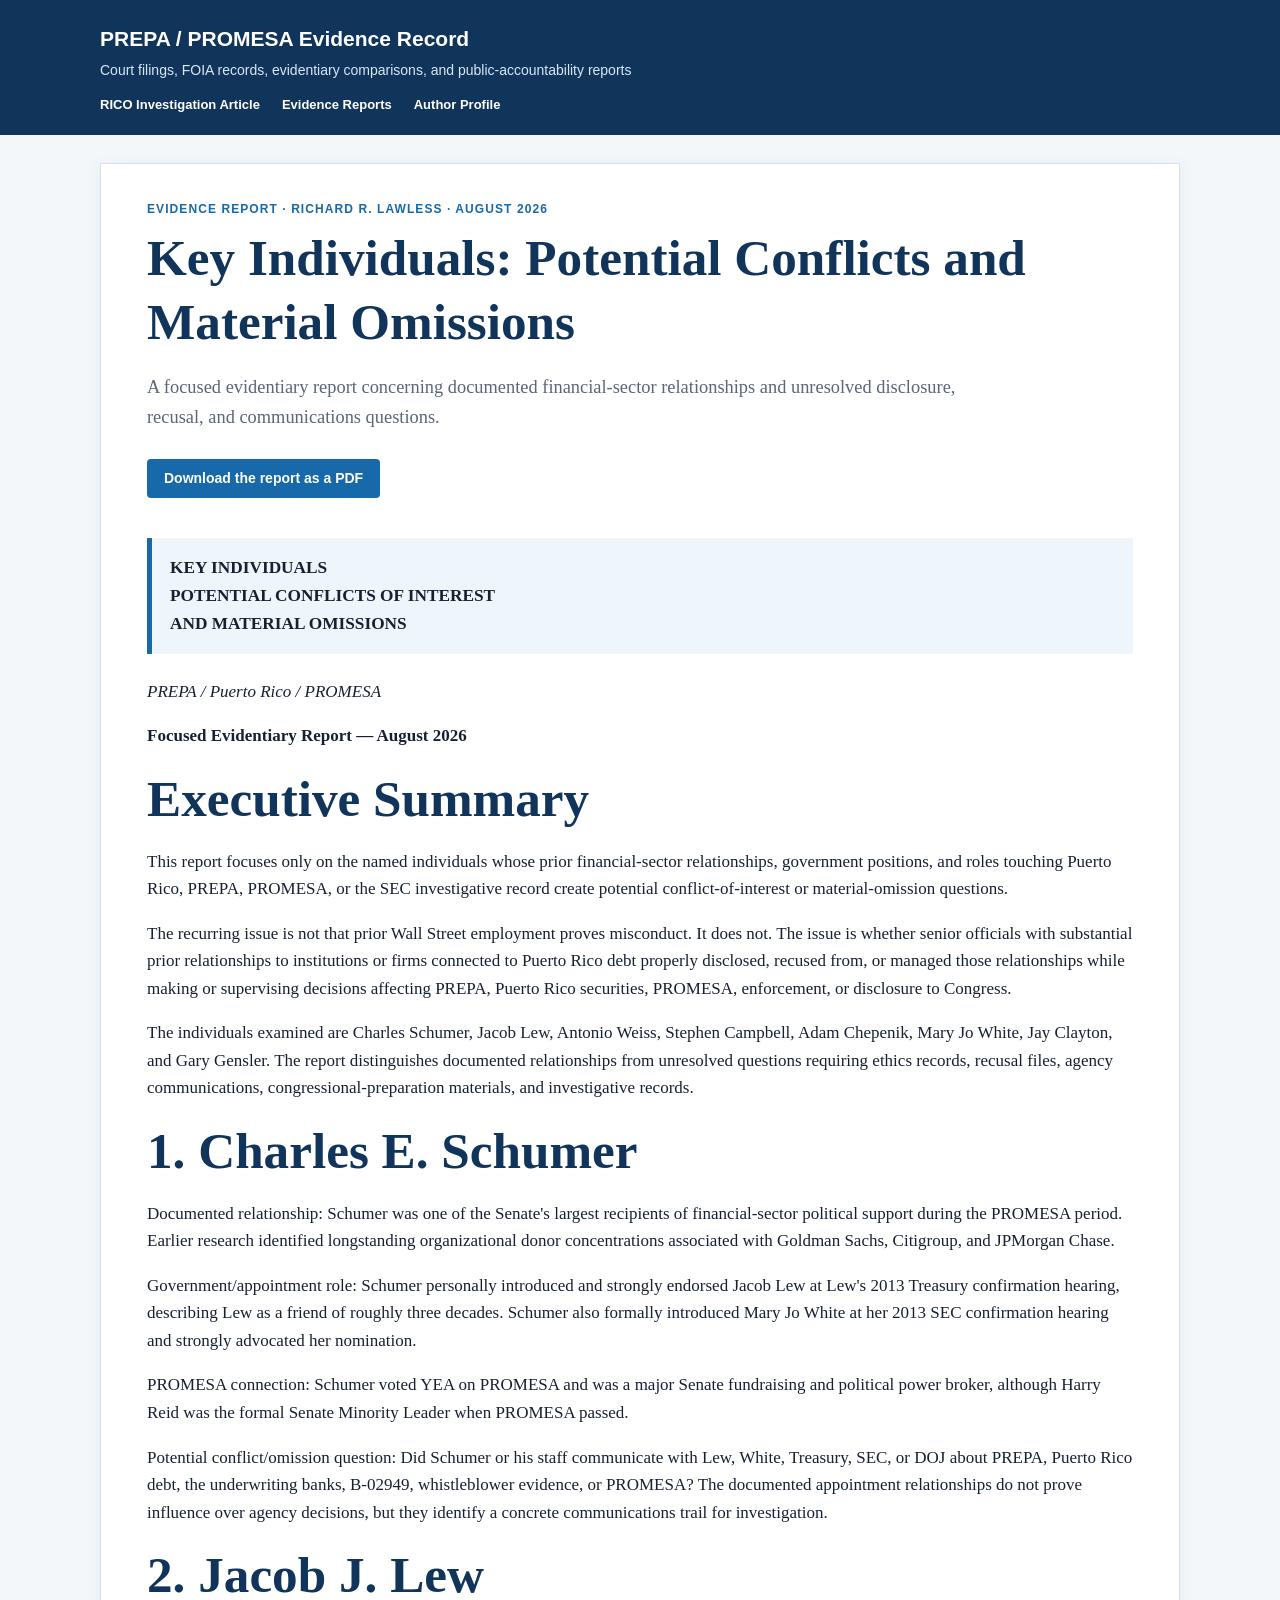
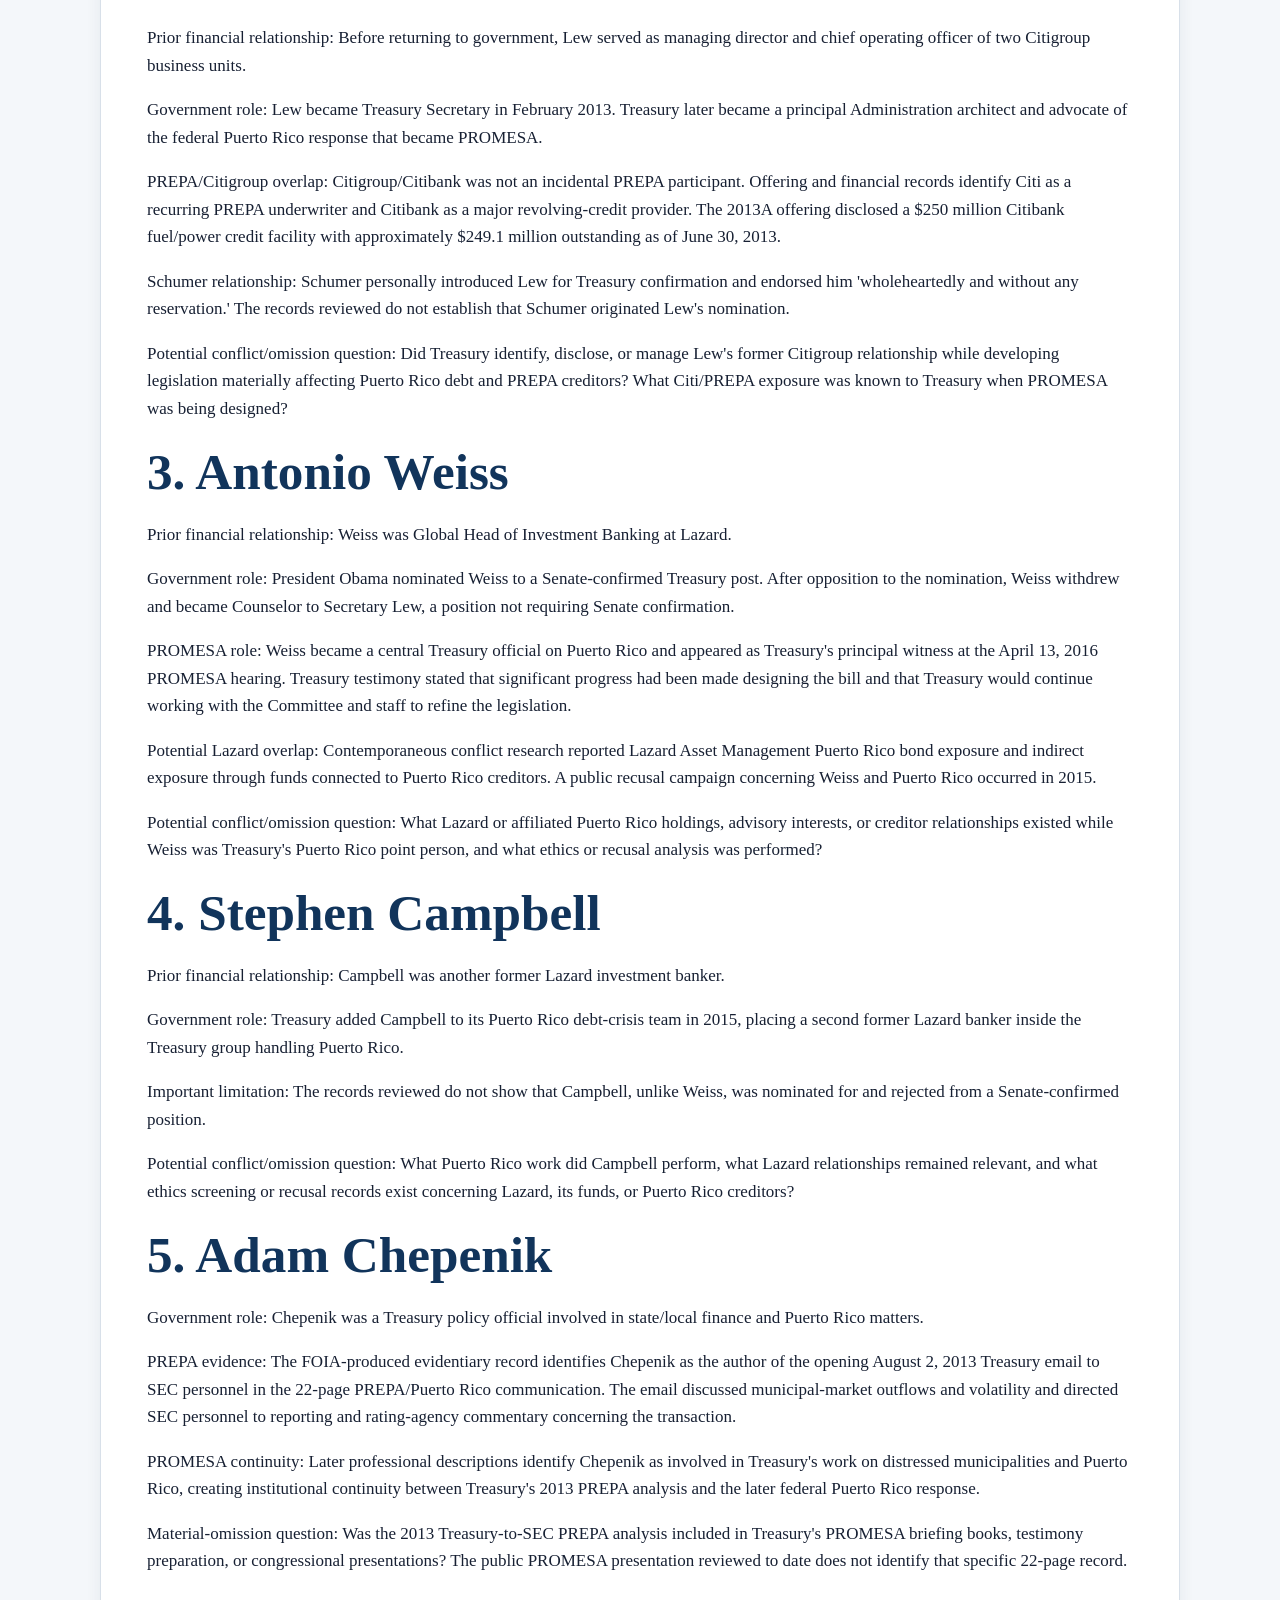
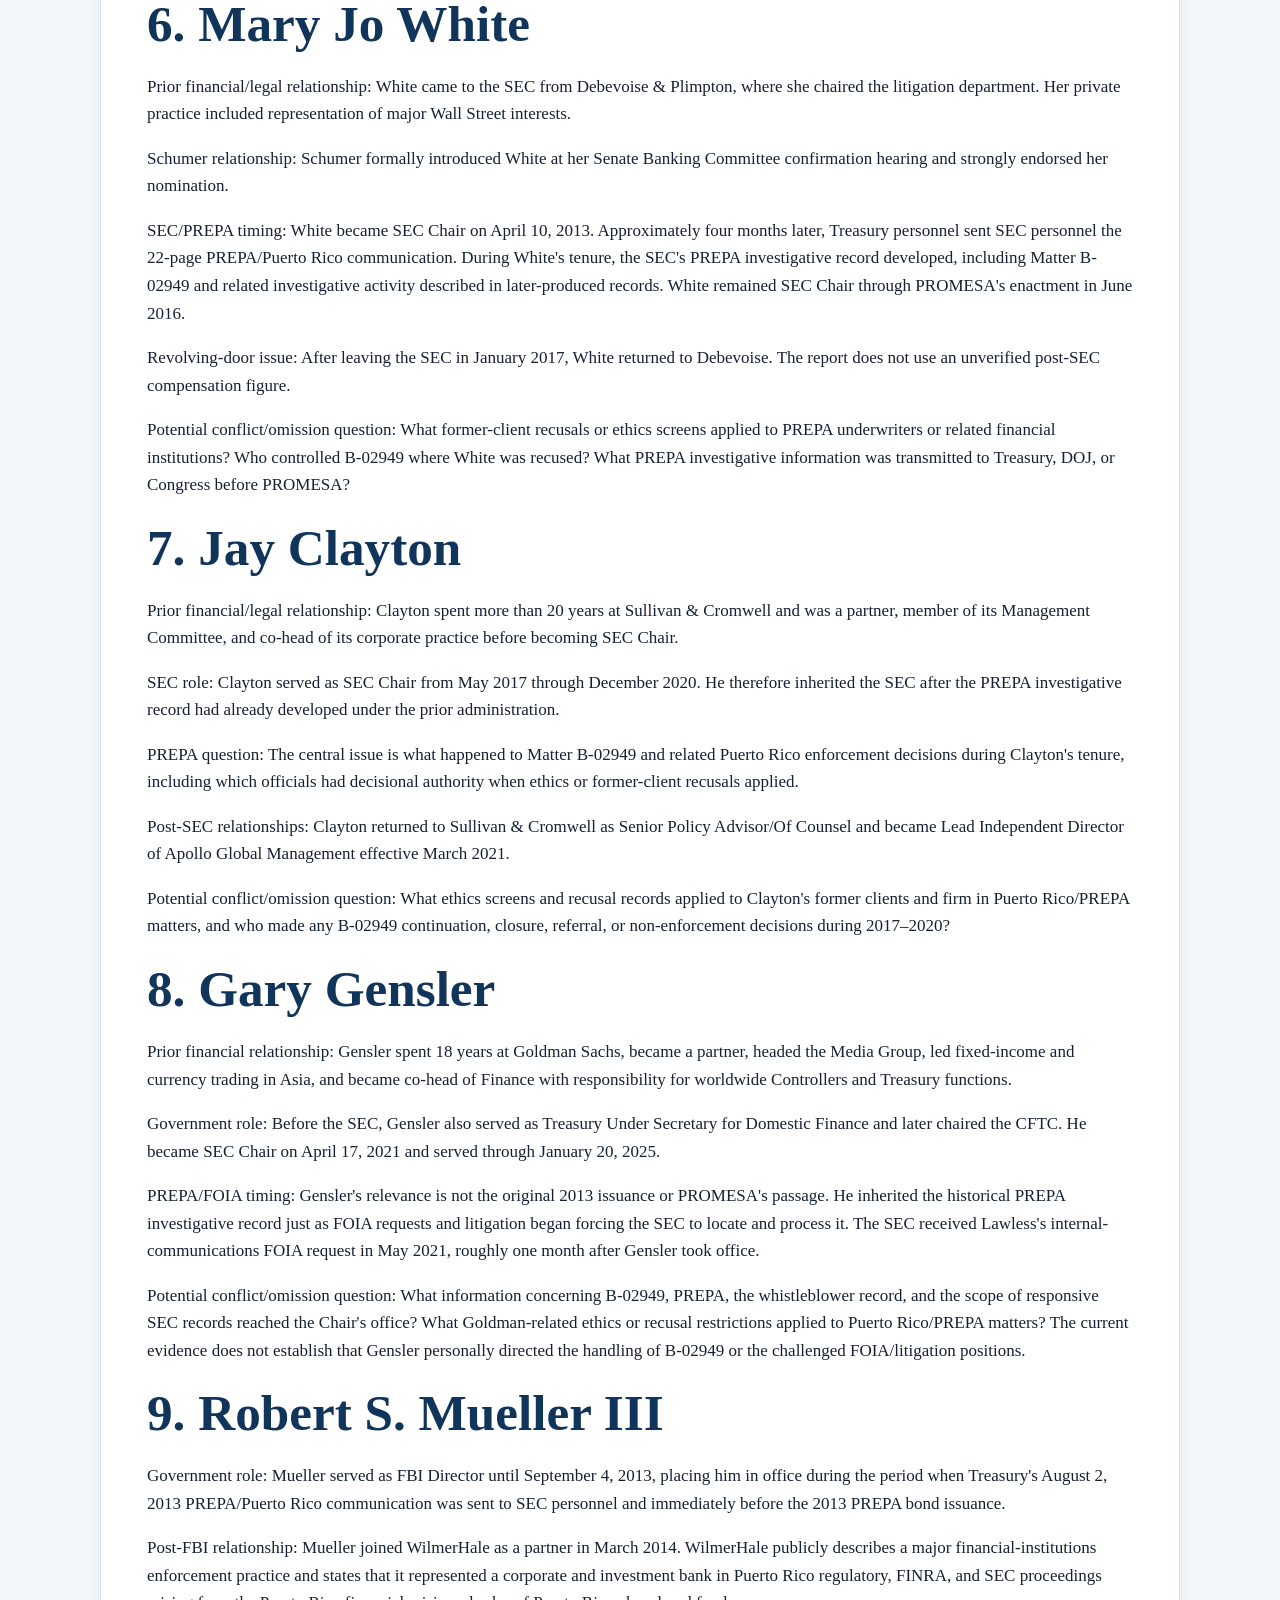
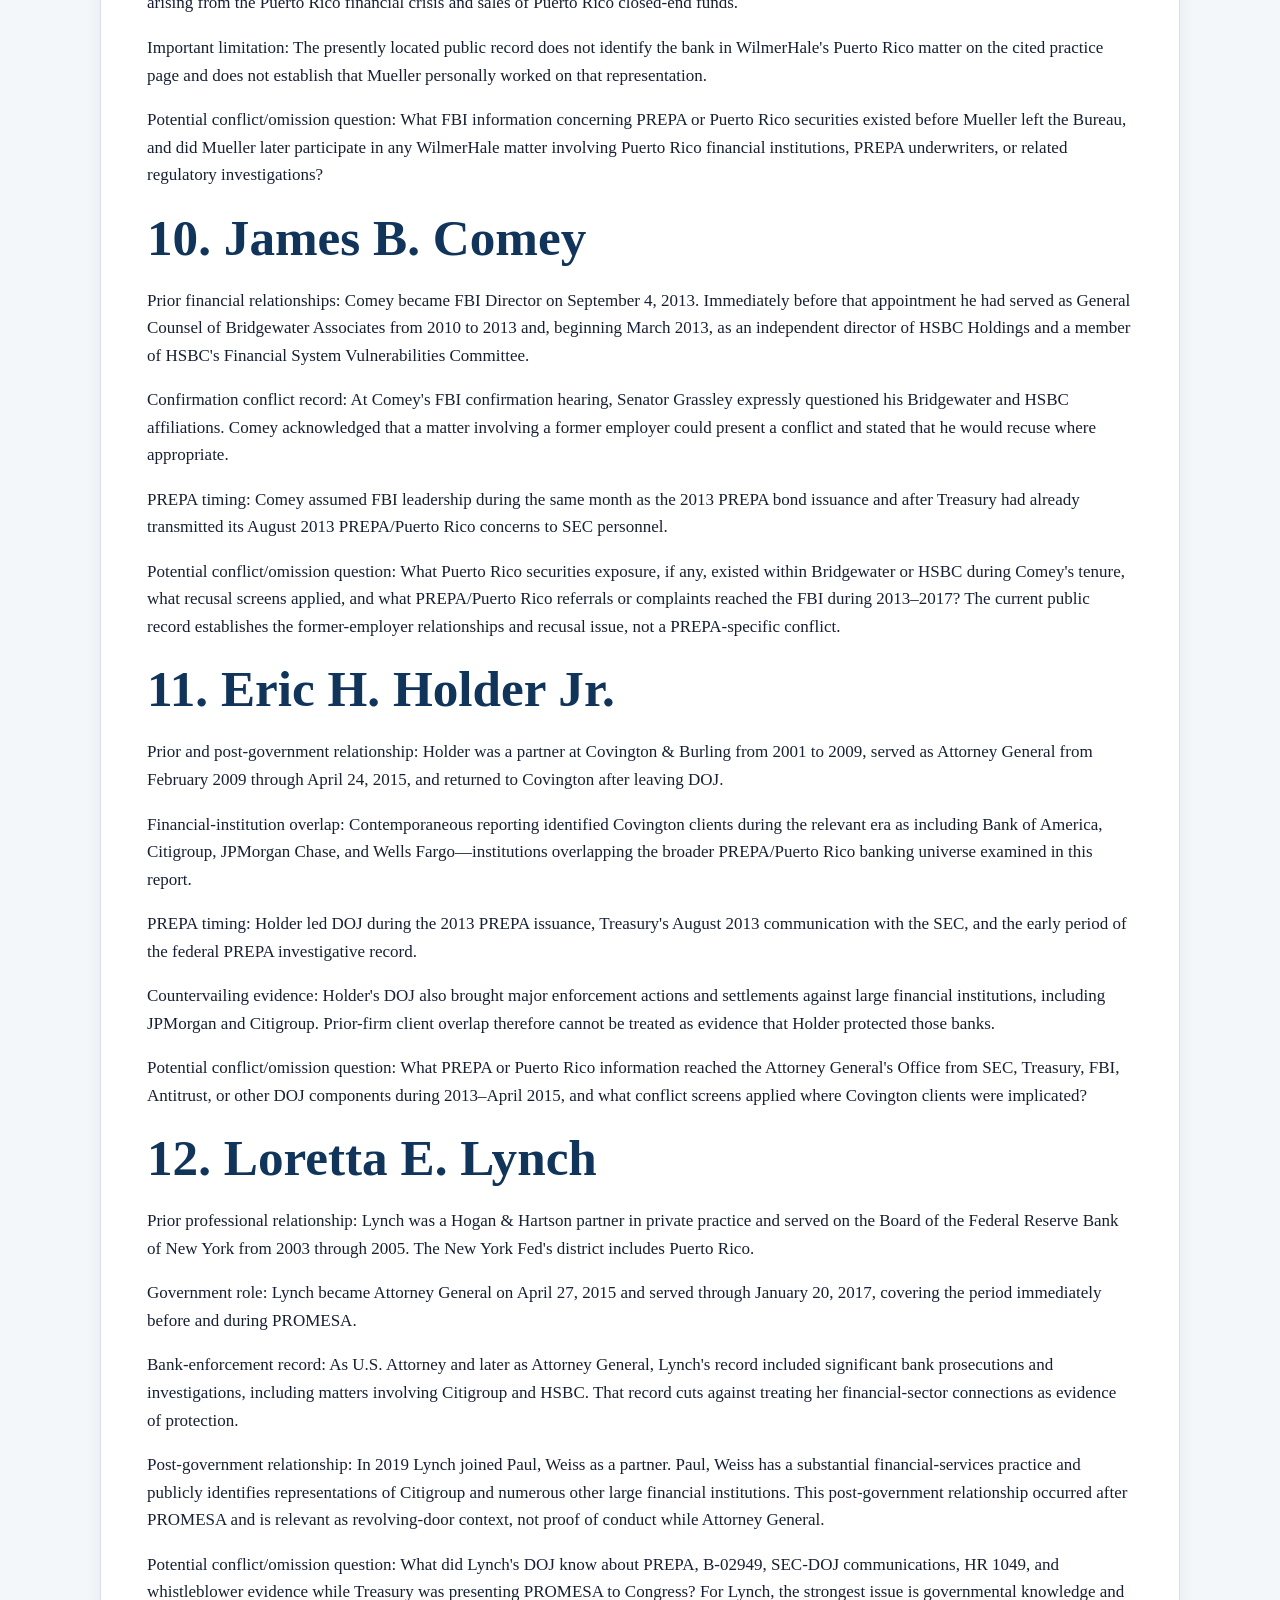
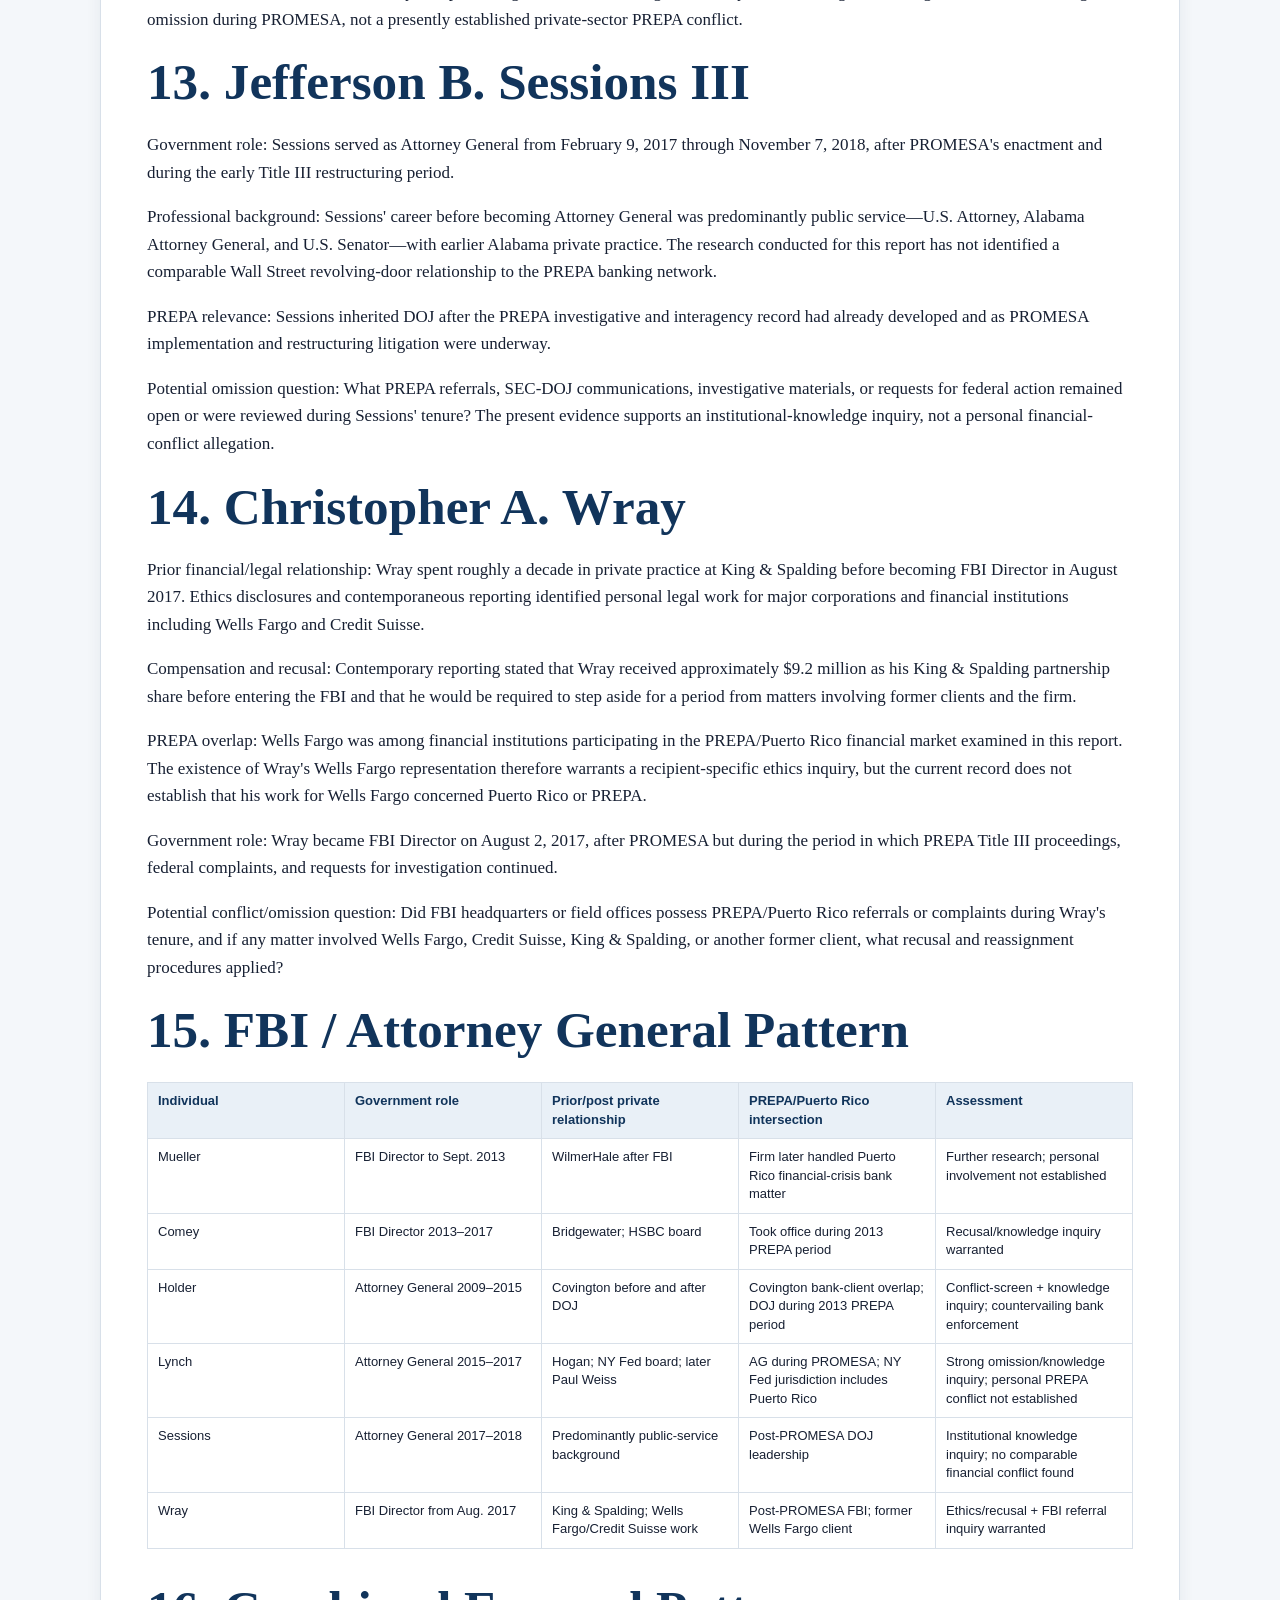
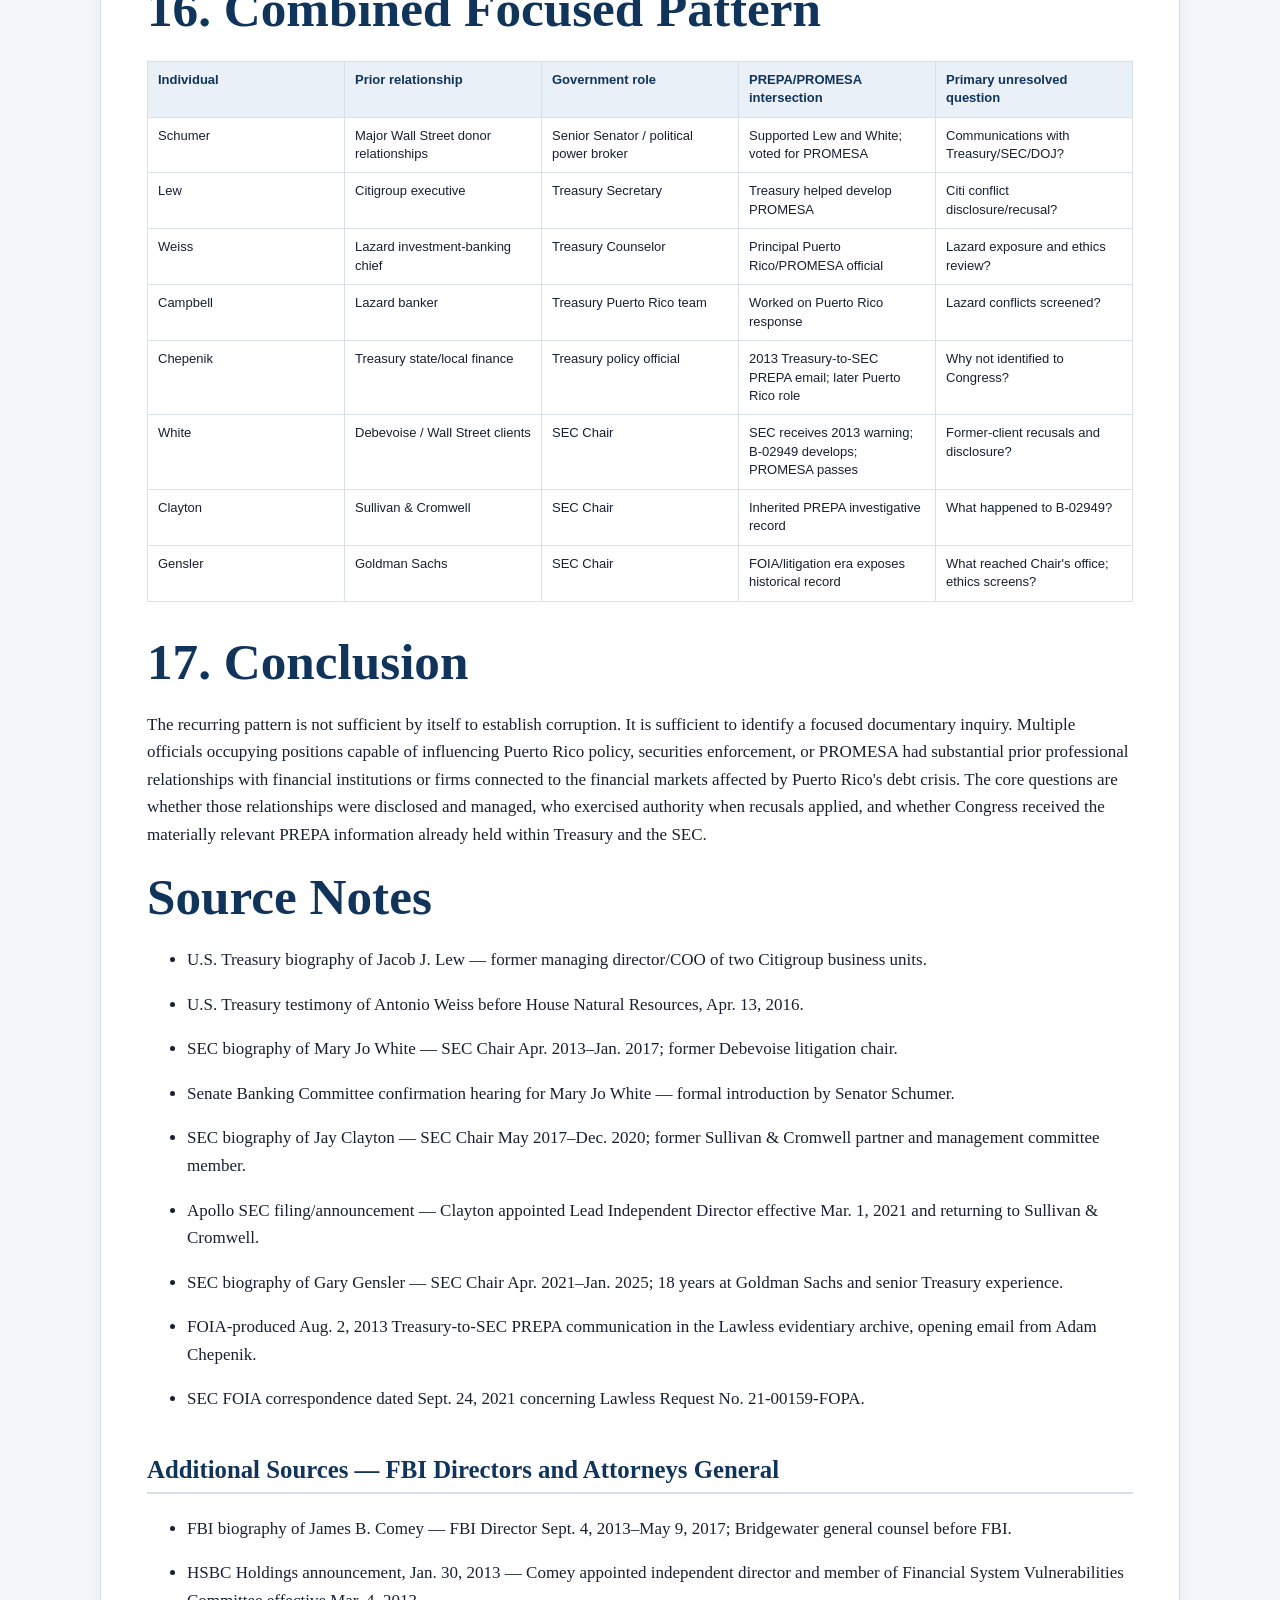
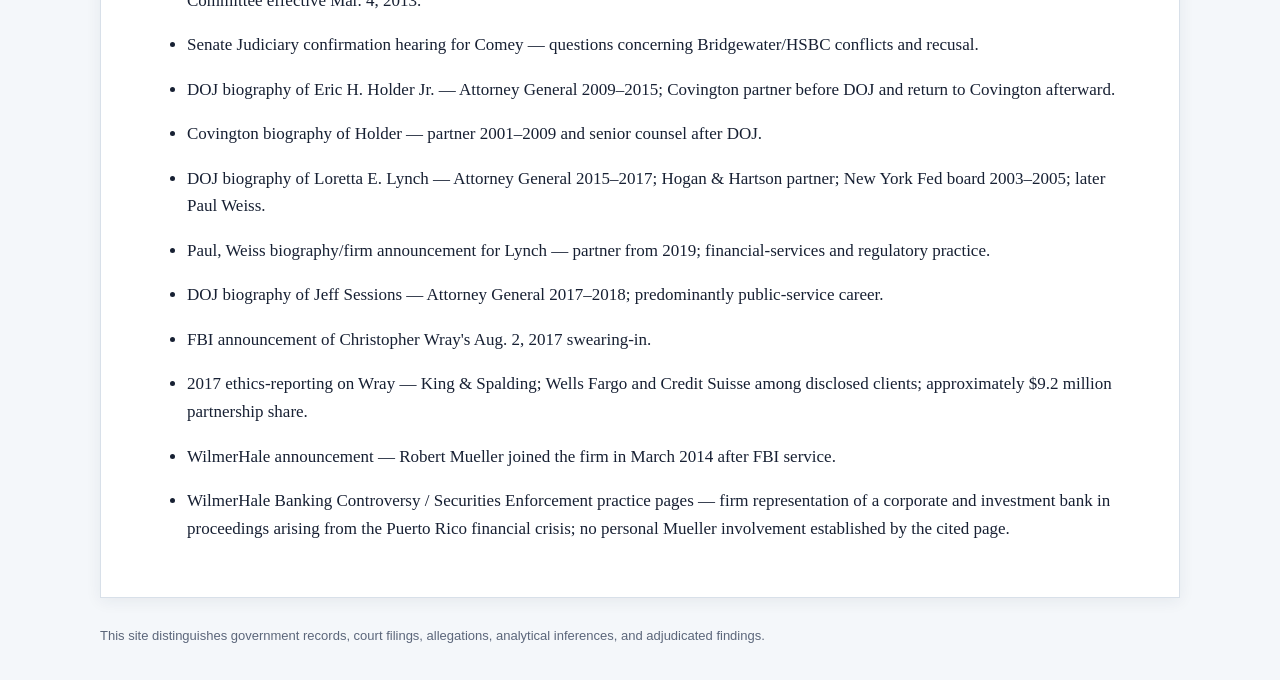
<file: reports/key-individuals-conflicts-and-omissions.html>
<!doctype html>
<html lang="en">
<head>
  <meta charset="utf-8">
  <meta name="viewport" content="width=device-width, initial-scale=1">
  <meta name="robots" content="index,follow">
  <meta name="author" content="Richard R. Lawless">
  <title>Key Individuals: Potential Conflicts and Material
Omissions | PREPA / PROMESA Evidence Reports</title>
  <meta name="description" content="A focused evidentiary report
concerning documented financial-sector relationships and unresolved
disclosure, recusal, and communications questions.">
  <link rel="stylesheet" href="../assets/site.css">
</head>
<body>
  <header class="site-header">
    <div class="site-header__inner">
      <a class="brand" href="/prepa-promesa-article/">PREPA / PROMESA Evidence Record</a>
      <div class="tagline">Court filings, FOIA records, evidentiary comparisons, and public-accountability reports</div>
      <nav class="nav" aria-label="Primary">
        <a href="/prepa-promesa-article/">RICO Investigation Article</a>
        <a href="/prepa-promesa-article/reports/">Evidence Reports</a>
        <a href="https://muckrack.com/richard-lawless">Author Profile</a>
      </nav>
    </div>
  </header>

  <main class="report-shell">
    <div class="eyebrow">Evidence report · Richard R. Lawless · August 2026</div>
    <h1>Key Individuals: Potential Conflicts and Material Omissions</h1>
    <p class="dek">A focused evidentiary report concerning documented
financial-sector relationships and unresolved disclosure, recusal, and
communications questions.</p>
    <p><a class="download" href="key-individuals-conflicts-and-omissions.pdf">Download the report as a PDF</a></p>
    <article class="report-body">
      <p><strong>KEY INDIVIDUALS<br />
      POTENTIAL CONFLICTS OF INTEREST<br />
      AND MATERIAL OMISSIONS</strong></p>
      <p><em>PREPA / Puerto Rico / PROMESA</em></p>
      <p><strong>Focused Evidentiary Report — August 2026</strong></p>
      <h1 id="executive-summary">Executive Summary</h1>
      <p>This report focuses only on the named individuals whose prior
      financial-sector relationships, government positions, and roles
      touching Puerto Rico, PREPA, PROMESA, or the SEC investigative
      record create potential conflict-of-interest or material-omission
      questions.</p>
      <p>The recurring issue is not that prior Wall Street employment
      proves misconduct. It does not. The issue is whether senior
      officials with substantial prior relationships to institutions or
      firms connected to Puerto Rico debt properly disclosed, recused
      from, or managed those relationships while making or supervising
      decisions affecting PREPA, Puerto Rico securities, PROMESA,
      enforcement, or disclosure to Congress.</p>
      <p>The individuals examined are Charles Schumer, Jacob Lew,
      Antonio Weiss, Stephen Campbell, Adam Chepenik, Mary Jo White, Jay
      Clayton, and Gary Gensler. The report distinguishes documented
      relationships from unresolved questions requiring ethics records,
      recusal files, agency communications, congressional-preparation
      materials, and investigative records.</p>
      <h1 id="charles-e.-schumer">1. Charles E. Schumer</h1>
      <p>Documented relationship: Schumer was one of the Senate's
      largest recipients of financial-sector political support during
      the PROMESA period. Earlier research identified longstanding
      organizational donor concentrations associated with Goldman Sachs,
      Citigroup, and JPMorgan Chase.</p>
      <p>Government/appointment role: Schumer personally introduced and
      strongly endorsed Jacob Lew at Lew's 2013 Treasury confirmation
      hearing, describing Lew as a friend of roughly three decades.
      Schumer also formally introduced Mary Jo White at her 2013 SEC
      confirmation hearing and strongly advocated her nomination.</p>
      <p>PROMESA connection: Schumer voted YEA on PROMESA and was a
      major Senate fundraising and political power broker, although
      Harry Reid was the formal Senate Minority Leader when PROMESA
      passed.</p>
      <p>Potential conflict/omission question: Did Schumer or his staff
      communicate with Lew, White, Treasury, SEC, or DOJ about PREPA,
      Puerto Rico debt, the underwriting banks, B-02949, whistleblower
      evidence, or PROMESA? The documented appointment relationships do
      not prove influence over agency decisions, but they identify a
      concrete communications trail for investigation.</p>
      <h1 id="jacob-j.-lew">2. Jacob J. Lew</h1>
      <p>Prior financial relationship: Before returning to government,
      Lew served as managing director and chief operating officer of two
      Citigroup business units.</p>
      <p>Government role: Lew became Treasury Secretary in February
      2013. Treasury later became a principal Administration architect
      and advocate of the federal Puerto Rico response that became
      PROMESA.</p>
      <p>PREPA/Citigroup overlap: Citigroup/Citibank was not an
      incidental PREPA participant. Offering and financial records
      identify Citi as a recurring PREPA underwriter and Citibank as a
      major revolving-credit provider. The 2013A offering disclosed a
      $250 million Citibank fuel/power credit facility with
      approximately $249.1 million outstanding as of June 30, 2013.</p>
      <p>Schumer relationship: Schumer personally introduced Lew for
      Treasury confirmation and endorsed him 'wholeheartedly and without
      any reservation.' The records reviewed do not establish that
      Schumer originated Lew's nomination.</p>
      <p>Potential conflict/omission question: Did Treasury identify,
      disclose, or manage Lew's former Citigroup relationship while
      developing legislation materially affecting Puerto Rico debt and
      PREPA creditors? What Citi/PREPA exposure was known to Treasury
      when PROMESA was being designed?</p>
      <h1 id="antonio-weiss">3. Antonio Weiss</h1>
      <p>Prior financial relationship: Weiss was Global Head of
      Investment Banking at Lazard.</p>
      <p>Government role: President Obama nominated Weiss to a
      Senate-confirmed Treasury post. After opposition to the
      nomination, Weiss withdrew and became Counselor to Secretary Lew,
      a position not requiring Senate confirmation.</p>
      <p>PROMESA role: Weiss became a central Treasury official on
      Puerto Rico and appeared as Treasury's principal witness at the
      April 13, 2016 PROMESA hearing. Treasury testimony stated that
      significant progress had been made designing the bill and that
      Treasury would continue working with the Committee and staff to
      refine the legislation.</p>
      <p>Potential Lazard overlap: Contemporaneous conflict research
      reported Lazard Asset Management Puerto Rico bond exposure and
      indirect exposure through funds connected to Puerto Rico
      creditors. A public recusal campaign concerning Weiss and Puerto
      Rico occurred in 2015.</p>
      <p>Potential conflict/omission question: What Lazard or affiliated
      Puerto Rico holdings, advisory interests, or creditor
      relationships existed while Weiss was Treasury's Puerto Rico point
      person, and what ethics or recusal analysis was performed?</p>
      <h1 id="stephen-campbell">4. Stephen Campbell</h1>
      <p>Prior financial relationship: Campbell was another former
      Lazard investment banker.</p>
      <p>Government role: Treasury added Campbell to its Puerto Rico
      debt-crisis team in 2015, placing a second former Lazard banker
      inside the Treasury group handling Puerto Rico.</p>
      <p>Important limitation: The records reviewed do not show that
      Campbell, unlike Weiss, was nominated for and rejected from a
      Senate-confirmed position.</p>
      <p>Potential conflict/omission question: What Puerto Rico work did
      Campbell perform, what Lazard relationships remained relevant, and
      what ethics screening or recusal records exist concerning Lazard,
      its funds, or Puerto Rico creditors?</p>
      <h1 id="adam-chepenik">5. Adam Chepenik</h1>
      <p>Government role: Chepenik was a Treasury policy official
      involved in state/local finance and Puerto Rico matters.</p>
      <p>PREPA evidence: The FOIA-produced evidentiary record identifies
      Chepenik as the author of the opening August 2, 2013 Treasury
      email to SEC personnel in the 22-page PREPA/Puerto Rico
      communication. The email discussed municipal-market outflows and
      volatility and directed SEC personnel to reporting and
      rating-agency commentary concerning the transaction.</p>
      <p>PROMESA continuity: Later professional descriptions identify
      Chepenik as involved in Treasury's work on distressed
      municipalities and Puerto Rico, creating institutional continuity
      between Treasury's 2013 PREPA analysis and the later federal
      Puerto Rico response.</p>
      <p>Material-omission question: Was the 2013 Treasury-to-SEC PREPA
      analysis included in Treasury's PROMESA briefing books, testimony
      preparation, or congressional presentations? The public PROMESA
      presentation reviewed to date does not identify that specific
      22-page record.</p>
      <h1 id="mary-jo-white">6. Mary Jo White</h1>
      <p>Prior financial/legal relationship: White came to the SEC from
      Debevoise &amp; Plimpton, where she chaired the litigation
      department. Her private practice included representation of major
      Wall Street interests.</p>
      <p>Schumer relationship: Schumer formally introduced White at her
      Senate Banking Committee confirmation hearing and strongly
      endorsed her nomination.</p>
      <p>SEC/PREPA timing: White became SEC Chair on April 10, 2013.
      Approximately four months later, Treasury personnel sent SEC
      personnel the 22-page PREPA/Puerto Rico communication. During
      White's tenure, the SEC's PREPA investigative record developed,
      including Matter B-02949 and related investigative activity
      described in later-produced records. White remained SEC Chair
      through PROMESA's enactment in June 2016.</p>
      <p>Revolving-door issue: After leaving the SEC in January 2017,
      White returned to Debevoise. The report does not use an unverified
      post-SEC compensation figure.</p>
      <p>Potential conflict/omission question: What former-client
      recusals or ethics screens applied to PREPA underwriters or
      related financial institutions? Who controlled B-02949 where White
      was recused? What PREPA investigative information was transmitted
      to Treasury, DOJ, or Congress before PROMESA?</p>
      <h1 id="jay-clayton">7. Jay Clayton</h1>
      <p>Prior financial/legal relationship: Clayton spent more than 20
      years at Sullivan &amp; Cromwell and was a partner, member of its
      Management Committee, and co-head of its corporate practice before
      becoming SEC Chair.</p>
      <p>SEC role: Clayton served as SEC Chair from May 2017 through
      December 2020. He therefore inherited the SEC after the PREPA
      investigative record had already developed under the prior
      administration.</p>
      <p>PREPA question: The central issue is what happened to Matter
      B-02949 and related Puerto Rico enforcement decisions during
      Clayton's tenure, including which officials had decisional
      authority when ethics or former-client recusals applied.</p>
      <p>Post-SEC relationships: Clayton returned to Sullivan &amp;
      Cromwell as Senior Policy Advisor/Of Counsel and became Lead
      Independent Director of Apollo Global Management effective March
      2021.</p>
      <p>Potential conflict/omission question: What ethics screens and
      recusal records applied to Clayton's former clients and firm in
      Puerto Rico/PREPA matters, and who made any B-02949 continuation,
      closure, referral, or non-enforcement decisions during
      2017–2020?</p>
      <h1 id="gary-gensler">8. Gary Gensler</h1>
      <p>Prior financial relationship: Gensler spent 18 years at Goldman
      Sachs, became a partner, headed the Media Group, led fixed-income
      and currency trading in Asia, and became co-head of Finance with
      responsibility for worldwide Controllers and Treasury
      functions.</p>
      <p>Government role: Before the SEC, Gensler also served as
      Treasury Under Secretary for Domestic Finance and later chaired
      the CFTC. He became SEC Chair on April 17, 2021 and served through
      January 20, 2025.</p>
      <p>PREPA/FOIA timing: Gensler's relevance is not the original 2013
      issuance or PROMESA's passage. He inherited the historical PREPA
      investigative record just as FOIA requests and litigation began
      forcing the SEC to locate and process it. The SEC received
      Lawless's internal-communications FOIA request in May 2021,
      roughly one month after Gensler took office.</p>
      <p>Potential conflict/omission question: What information
      concerning B-02949, PREPA, the whistleblower record, and the scope
      of responsive SEC records reached the Chair's office? What
      Goldman-related ethics or recusal restrictions applied to Puerto
      Rico/PREPA matters? The current evidence does not establish that
      Gensler personally directed the handling of B-02949 or the
      challenged FOIA/litigation positions.</p>
      <h1 id="robert-s.-mueller-iii">9. Robert S. Mueller III</h1>
      <p>Government role: Mueller served as FBI Director until September
      4, 2013, placing him in office during the period when Treasury's
      August 2, 2013 PREPA/Puerto Rico communication was sent to SEC
      personnel and immediately before the 2013 PREPA bond issuance.</p>
      <p>Post-FBI relationship: Mueller joined WilmerHale as a partner
      in March 2014. WilmerHale publicly describes a major
      financial-institutions enforcement practice and states that it
      represented a corporate and investment bank in Puerto Rico
      regulatory, FINRA, and SEC proceedings arising from the Puerto
      Rico financial crisis and sales of Puerto Rico closed-end
      funds.</p>
      <p>Important limitation: The presently located public record does
      not identify the bank in WilmerHale's Puerto Rico matter on the
      cited practice page and does not establish that Mueller personally
      worked on that representation.</p>
      <p>Potential conflict/omission question: What FBI information
      concerning PREPA or Puerto Rico securities existed before Mueller
      left the Bureau, and did Mueller later participate in any
      WilmerHale matter involving Puerto Rico financial institutions,
      PREPA underwriters, or related regulatory investigations?</p>
      <h1 id="james-b.-comey">10. James B. Comey</h1>
      <p>Prior financial relationships: Comey became FBI Director on
      September 4, 2013. Immediately before that appointment he had
      served as General Counsel of Bridgewater Associates from 2010 to
      2013 and, beginning March 2013, as an independent director of HSBC
      Holdings and a member of HSBC's Financial System Vulnerabilities
      Committee.</p>
      <p>Confirmation conflict record: At Comey's FBI confirmation
      hearing, Senator Grassley expressly questioned his Bridgewater and
      HSBC affiliations. Comey acknowledged that a matter involving a
      former employer could present a conflict and stated that he would
      recuse where appropriate.</p>
      <p>PREPA timing: Comey assumed FBI leadership during the same
      month as the 2013 PREPA bond issuance and after Treasury had
      already transmitted its August 2013 PREPA/Puerto Rico concerns to
      SEC personnel.</p>
      <p>Potential conflict/omission question: What Puerto Rico
      securities exposure, if any, existed within Bridgewater or HSBC
      during Comey's tenure, what recusal screens applied, and what
      PREPA/Puerto Rico referrals or complaints reached the FBI during
      2013–2017? The current public record establishes the
      former-employer relationships and recusal issue, not a
      PREPA-specific conflict.</p>
      <h1 id="eric-h.-holder-jr.">11. Eric H. Holder Jr.</h1>
      <p>Prior and post-government relationship: Holder was a partner at
      Covington &amp; Burling from 2001 to 2009, served as Attorney
      General from February 2009 through April 24, 2015, and returned to
      Covington after leaving DOJ.</p>
      <p>Financial-institution overlap: Contemporaneous reporting
      identified Covington clients during the relevant era as including
      Bank of America, Citigroup, JPMorgan Chase, and Wells
      Fargo—institutions overlapping the broader PREPA/Puerto Rico
      banking universe examined in this report.</p>
      <p>PREPA timing: Holder led DOJ during the 2013 PREPA issuance,
      Treasury's August 2013 communication with the SEC, and the early
      period of the federal PREPA investigative record.</p>
      <p>Countervailing evidence: Holder's DOJ also brought major
      enforcement actions and settlements against large financial
      institutions, including JPMorgan and Citigroup. Prior-firm client
      overlap therefore cannot be treated as evidence that Holder
      protected those banks.</p>
      <p>Potential conflict/omission question: What PREPA or Puerto Rico
      information reached the Attorney General's Office from SEC,
      Treasury, FBI, Antitrust, or other DOJ components during
      2013–April 2015, and what conflict screens applied where Covington
      clients were implicated?</p>
      <h1 id="loretta-e.-lynch">12. Loretta E. Lynch</h1>
      <p>Prior professional relationship: Lynch was a Hogan &amp;
      Hartson partner in private practice and served on the Board of the
      Federal Reserve Bank of New York from 2003 through 2005. The New
      York Fed's district includes Puerto Rico.</p>
      <p>Government role: Lynch became Attorney General on April 27,
      2015 and served through January 20, 2017, covering the period
      immediately before and during PROMESA.</p>
      <p>Bank-enforcement record: As U.S. Attorney and later as Attorney
      General, Lynch's record included significant bank prosecutions and
      investigations, including matters involving Citigroup and HSBC.
      That record cuts against treating her financial-sector connections
      as evidence of protection.</p>
      <p>Post-government relationship: In 2019 Lynch joined Paul, Weiss
      as a partner. Paul, Weiss has a substantial financial-services
      practice and publicly identifies representations of Citigroup and
      numerous other large financial institutions. This post-government
      relationship occurred after PROMESA and is relevant as
      revolving-door context, not proof of conduct while Attorney
      General.</p>
      <p>Potential conflict/omission question: What did Lynch's DOJ know
      about PREPA, B-02949, SEC-DOJ communications, HR 1049, and
      whistleblower evidence while Treasury was presenting PROMESA to
      Congress? For Lynch, the strongest issue is governmental knowledge
      and omission during PROMESA, not a presently established
      private-sector PREPA conflict.</p>
      <h1 id="jefferson-b.-sessions-iii">13. Jefferson B. Sessions
      III</h1>
      <p>Government role: Sessions served as Attorney General from
      February 9, 2017 through November 7, 2018, after PROMESA's
      enactment and during the early Title III restructuring period.</p>
      <p>Professional background: Sessions' career before becoming
      Attorney General was predominantly public service—U.S. Attorney,
      Alabama Attorney General, and U.S. Senator—with earlier Alabama
      private practice. The research conducted for this report has not
      identified a comparable Wall Street revolving-door relationship to
      the PREPA banking network.</p>
      <p>PREPA relevance: Sessions inherited DOJ after the PREPA
      investigative and interagency record had already developed and as
      PROMESA implementation and restructuring litigation were
      underway.</p>
      <p>Potential omission question: What PREPA referrals, SEC-DOJ
      communications, investigative materials, or requests for federal
      action remained open or were reviewed during Sessions' tenure? The
      present evidence supports an institutional-knowledge inquiry, not
      a personal financial-conflict allegation.</p>
      <h1 id="christopher-a.-wray">14. Christopher A. Wray</h1>
      <p>Prior financial/legal relationship: Wray spent roughly a decade
      in private practice at King &amp; Spalding before becoming FBI
      Director in August 2017. Ethics disclosures and contemporaneous
      reporting identified personal legal work for major corporations
      and financial institutions including Wells Fargo and Credit
      Suisse.</p>
      <p>Compensation and recusal: Contemporary reporting stated that
      Wray received approximately $9.2 million as his King &amp;
      Spalding partnership share before entering the FBI and that he
      would be required to step aside for a period from matters
      involving former clients and the firm.</p>
      <p>PREPA overlap: Wells Fargo was among financial institutions
      participating in the PREPA/Puerto Rico financial market examined
      in this report. The existence of Wray's Wells Fargo representation
      therefore warrants a recipient-specific ethics inquiry, but the
      current record does not establish that his work for Wells Fargo
      concerned Puerto Rico or PREPA.</p>
      <p>Government role: Wray became FBI Director on August 2, 2017,
      after PROMESA but during the period in which PREPA Title III
      proceedings, federal complaints, and requests for investigation
      continued.</p>
      <p>Potential conflict/omission question: Did FBI headquarters or
      field offices possess PREPA/Puerto Rico referrals or complaints
      during Wray's tenure, and if any matter involved Wells Fargo,
      Credit Suisse, King &amp; Spalding, or another former client, what
      recusal and reassignment procedures applied?</p>
      <h1 id="fbi-attorney-general-pattern">15. FBI / Attorney General
      Pattern</h1>
      <table>
      <colgroup>
      <col style="width: 20%" />
      <col style="width: 20%" />
      <col style="width: 20%" />
      <col style="width: 20%" />
      <col style="width: 20%" />
      </colgroup>
      <thead>
      <tr class="header">
      <th><strong>Individual</strong></th>
      <th><strong>Government role</strong></th>
      <th><strong>Prior/post private relationship</strong></th>
      <th><strong>PREPA/Puerto Rico intersection</strong></th>
      <th><strong>Assessment</strong></th>
      </tr>
      </thead>
      <tbody>
      <tr class="odd">
      <td>Mueller</td>
      <td>FBI Director to Sept. 2013</td>
      <td>WilmerHale after FBI</td>
      <td>Firm later handled Puerto Rico financial-crisis bank
      matter</td>
      <td>Further research; personal involvement not established</td>
      </tr>
      <tr class="even">
      <td>Comey</td>
      <td>FBI Director 2013–2017</td>
      <td>Bridgewater; HSBC board</td>
      <td>Took office during 2013 PREPA period</td>
      <td>Recusal/knowledge inquiry warranted</td>
      </tr>
      <tr class="odd">
      <td>Holder</td>
      <td>Attorney General 2009–2015</td>
      <td>Covington before and after DOJ</td>
      <td>Covington bank-client overlap; DOJ during 2013 PREPA
      period</td>
      <td>Conflict-screen + knowledge inquiry; countervailing bank
      enforcement</td>
      </tr>
      <tr class="even">
      <td>Lynch</td>
      <td>Attorney General 2015–2017</td>
      <td>Hogan; NY Fed board; later Paul Weiss</td>
      <td>AG during PROMESA; NY Fed jurisdiction includes Puerto
      Rico</td>
      <td>Strong omission/knowledge inquiry; personal PREPA conflict not
      established</td>
      </tr>
      <tr class="odd">
      <td>Sessions</td>
      <td>Attorney General 2017–2018</td>
      <td>Predominantly public-service background</td>
      <td>Post-PROMESA DOJ leadership</td>
      <td>Institutional knowledge inquiry; no comparable financial
      conflict found</td>
      </tr>
      <tr class="even">
      <td>Wray</td>
      <td>FBI Director from Aug. 2017</td>
      <td>King &amp; Spalding; Wells Fargo/Credit Suisse work</td>
      <td>Post-PROMESA FBI; former Wells Fargo client</td>
      <td>Ethics/recusal + FBI referral inquiry warranted</td>
      </tr>
      </tbody>
      </table>
      <h1 id="combined-focused-pattern">16. Combined Focused
      Pattern</h1>
      <table>
      <colgroup>
      <col style="width: 20%" />
      <col style="width: 20%" />
      <col style="width: 20%" />
      <col style="width: 20%" />
      <col style="width: 20%" />
      </colgroup>
      <thead>
      <tr class="header">
      <th><strong>Individual</strong></th>
      <th><strong>Prior relationship</strong></th>
      <th><strong>Government role</strong></th>
      <th><strong>PREPA/PROMESA intersection</strong></th>
      <th><strong>Primary unresolved question</strong></th>
      </tr>
      </thead>
      <tbody>
      <tr class="odd">
      <td>Schumer</td>
      <td>Major Wall Street donor relationships</td>
      <td>Senior Senator / political power broker</td>
      <td>Supported Lew and White; voted for PROMESA</td>
      <td>Communications with Treasury/SEC/DOJ?</td>
      </tr>
      <tr class="even">
      <td>Lew</td>
      <td>Citigroup executive</td>
      <td>Treasury Secretary</td>
      <td>Treasury helped develop PROMESA</td>
      <td>Citi conflict disclosure/recusal?</td>
      </tr>
      <tr class="odd">
      <td>Weiss</td>
      <td>Lazard investment-banking chief</td>
      <td>Treasury Counselor</td>
      <td>Principal Puerto Rico/PROMESA official</td>
      <td>Lazard exposure and ethics review?</td>
      </tr>
      <tr class="even">
      <td>Campbell</td>
      <td>Lazard banker</td>
      <td>Treasury Puerto Rico team</td>
      <td>Worked on Puerto Rico response</td>
      <td>Lazard conflicts screened?</td>
      </tr>
      <tr class="odd">
      <td>Chepenik</td>
      <td>Treasury state/local finance</td>
      <td>Treasury policy official</td>
      <td>2013 Treasury-to-SEC PREPA email; later Puerto Rico role</td>
      <td>Why not identified to Congress?</td>
      </tr>
      <tr class="even">
      <td>White</td>
      <td>Debevoise / Wall Street clients</td>
      <td>SEC Chair</td>
      <td>SEC receives 2013 warning; B-02949 develops; PROMESA
      passes</td>
      <td>Former-client recusals and disclosure?</td>
      </tr>
      <tr class="odd">
      <td>Clayton</td>
      <td>Sullivan &amp; Cromwell</td>
      <td>SEC Chair</td>
      <td>Inherited PREPA investigative record</td>
      <td>What happened to B-02949?</td>
      </tr>
      <tr class="even">
      <td>Gensler</td>
      <td>Goldman Sachs</td>
      <td>SEC Chair</td>
      <td>FOIA/litigation era exposes historical record</td>
      <td>What reached Chair's office; ethics screens?</td>
      </tr>
      </tbody>
      </table>
      <h1 id="conclusion">17. Conclusion</h1>
      <p>The recurring pattern is not sufficient by itself to establish
      corruption. It is sufficient to identify a focused documentary
      inquiry. Multiple officials occupying positions capable of
      influencing Puerto Rico policy, securities enforcement, or PROMESA
      had substantial prior professional relationships with financial
      institutions or firms connected to the financial markets affected
      by Puerto Rico's debt crisis. The core questions are whether those
      relationships were disclosed and managed, who exercised authority
      when recusals applied, and whether Congress received the
      materially relevant PREPA information already held within Treasury
      and the SEC.</p>
      <h1 id="source-notes">Source Notes</h1>
      <ul>
      <li><p>U.S. Treasury biography of Jacob J. Lew — former managing
      director/COO of two Citigroup business units.</p></li>
      <li><p>U.S. Treasury testimony of Antonio Weiss before House
      Natural Resources, Apr. 13, 2016.</p></li>
      <li><p>SEC biography of Mary Jo White — SEC Chair Apr. 2013–Jan.
      2017; former Debevoise litigation chair.</p></li>
      <li><p>Senate Banking Committee confirmation hearing for Mary Jo
      White — formal introduction by Senator Schumer.</p></li>
      <li><p>SEC biography of Jay Clayton — SEC Chair May 2017–Dec.
      2020; former Sullivan &amp; Cromwell partner and management
      committee member.</p></li>
      <li><p>Apollo SEC filing/announcement — Clayton appointed Lead
      Independent Director effective Mar. 1, 2021 and returning to
      Sullivan &amp; Cromwell.</p></li>
      <li><p>SEC biography of Gary Gensler — SEC Chair Apr. 2021–Jan.
      2025; 18 years at Goldman Sachs and senior Treasury
      experience.</p></li>
      <li><p>FOIA-produced Aug. 2, 2013 Treasury-to-SEC PREPA
      communication in the Lawless evidentiary archive, opening email
      from Adam Chepenik.</p></li>
      <li><p>SEC FOIA correspondence dated Sept. 24, 2021 concerning
      Lawless Request No. 21-00159-FOPA.</p></li>
      </ul>
      <h2
      id="additional-sources-fbi-directors-and-attorneys-general">Additional
      Sources — FBI Directors and Attorneys General</h2>
      <ul>
      <li><p>FBI biography of James B. Comey — FBI Director Sept. 4,
      2013–May 9, 2017; Bridgewater general counsel before FBI.</p></li>
      <li><p>HSBC Holdings announcement, Jan. 30, 2013 — Comey appointed
      independent director and member of Financial System
      Vulnerabilities Committee effective Mar. 4, 2013.</p></li>
      <li><p>Senate Judiciary confirmation hearing for Comey — questions
      concerning Bridgewater/HSBC conflicts and recusal.</p></li>
      <li><p>DOJ biography of Eric H. Holder Jr. — Attorney General
      2009–2015; Covington partner before DOJ and return to Covington
      afterward.</p></li>
      <li><p>Covington biography of Holder — partner 2001–2009 and
      senior counsel after DOJ.</p></li>
      <li><p>DOJ biography of Loretta E. Lynch — Attorney General
      2015–2017; Hogan &amp; Hartson partner; New York Fed board
      2003–2005; later Paul Weiss.</p></li>
      <li><p>Paul, Weiss biography/firm announcement for Lynch — partner
      from 2019; financial-services and regulatory practice.</p></li>
      <li><p>DOJ biography of Jeff Sessions — Attorney General
      2017–2018; predominantly public-service career.</p></li>
      <li><p>FBI announcement of Christopher Wray's Aug. 2, 2017
      swearing-in.</p></li>
      <li><p>2017 ethics-reporting on Wray — King &amp; Spalding; Wells
      Fargo and Credit Suisse among disclosed clients; approximately
      $9.2 million partnership share.</p></li>
      <li><p>WilmerHale announcement — Robert Mueller joined the firm in
      March 2014 after FBI service.</p></li>
      <li><p>WilmerHale Banking Controversy / Securities Enforcement
      practice pages — firm representation of a corporate and investment
      bank in proceedings arising from the Puerto Rico financial crisis;
      no personal Mueller involvement established by the cited
      page.</p></li>
      </ul>
    </article>
  </main>

  <footer class="site-footer"><div class="site-footer__inner">This site distinguishes government records, court filings, allegations, analytical inferences, and adjudicated findings.</div></footer>
</body>
</html>
</file>
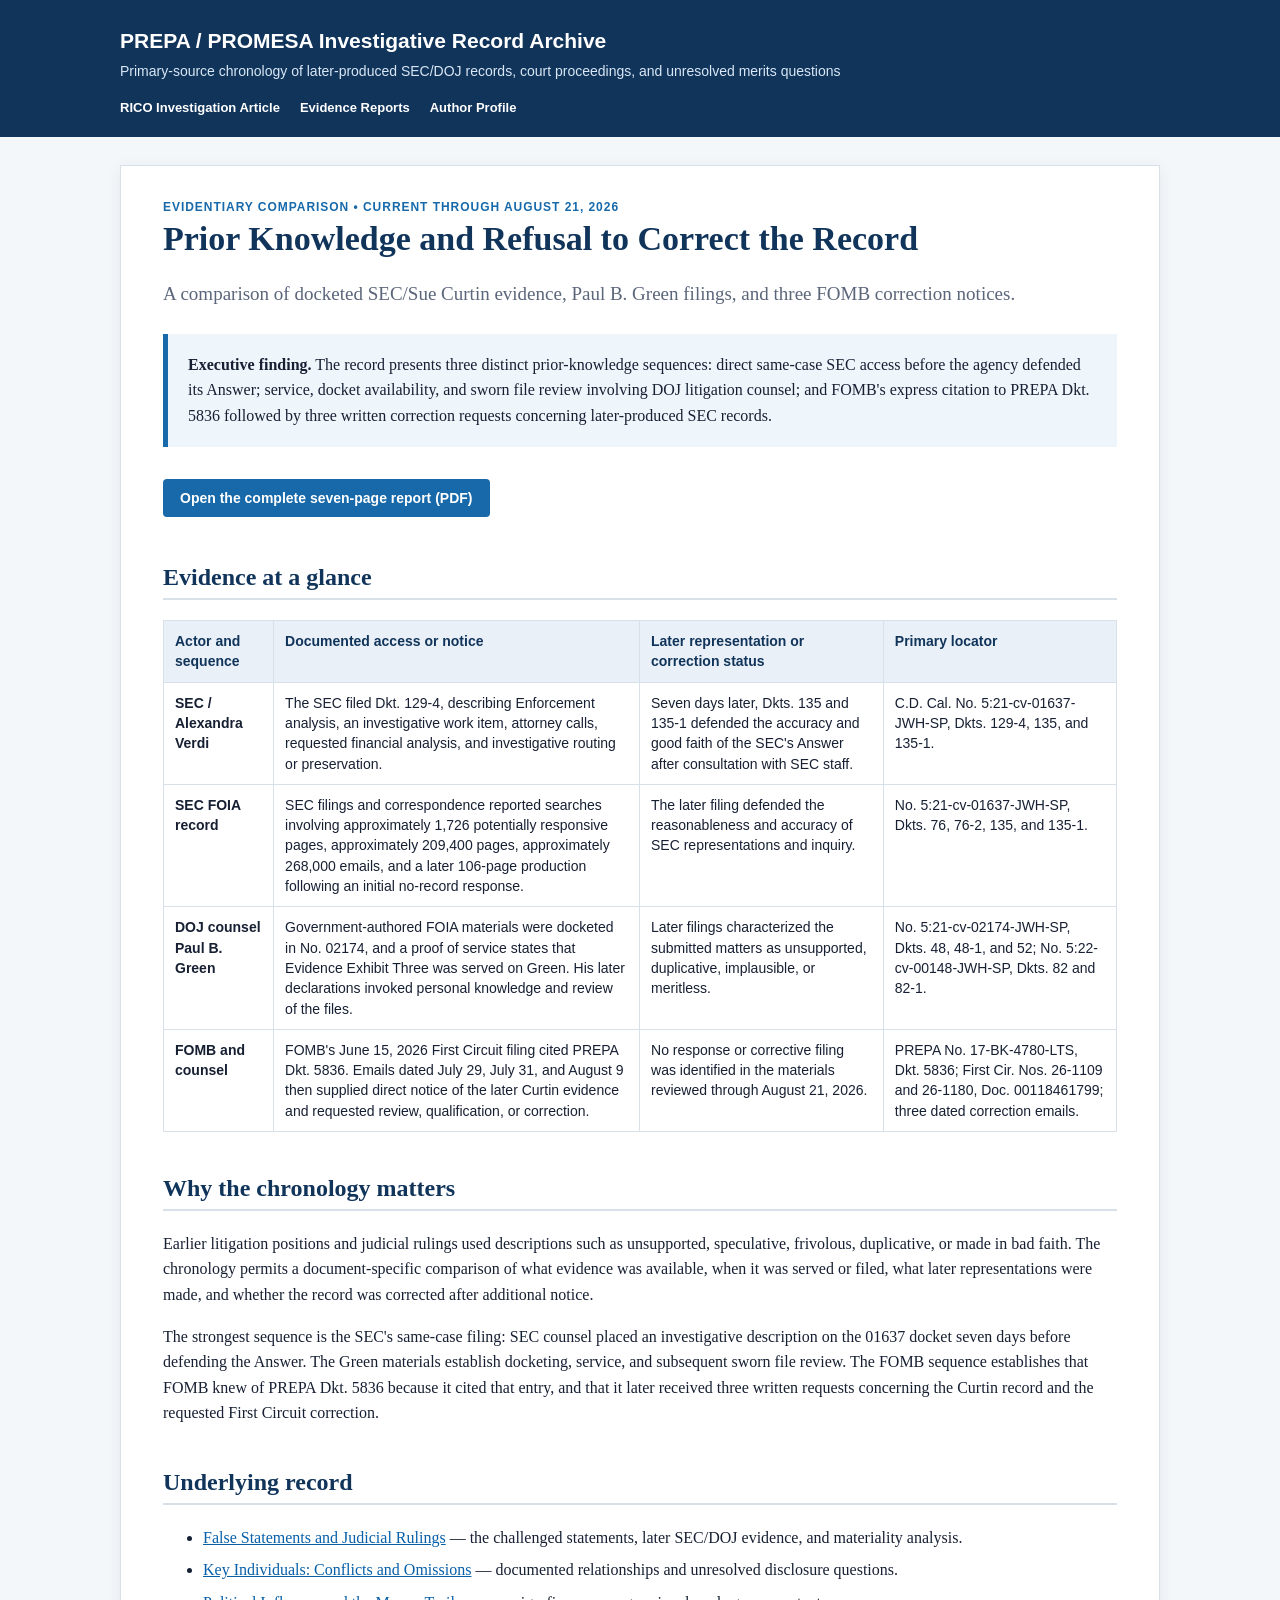
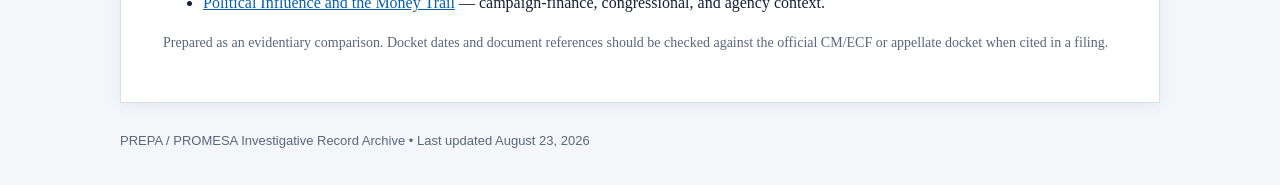
<file: reports/prior-knowledge.html>
<!doctype html>
<html lang="en">
<head>
  <meta charset="utf-8">
  <meta name="viewport" content="width=device-width, initial-scale=1">
  <title>Prior Knowledge and Refusal to Correct the Record | PREPA / PROMESA Investigative Record Archive</title>
  <meta name="description" content="A document-by-document comparison of docketed SEC evidence, DOJ counsel filings, and FOMB correction notices concerning prior knowledge and correction of the record.">
  <style>
    :root { --ink:#172033; --muted:#5b667a; --navy:#11345b; --blue:#1769aa; --line:#d8e0e9; --paper:#fff; --wash:#f4f7fa; }
    * { box-sizing:border-box; }
    body { margin:0; color:var(--ink); background:var(--wash); font:16px/1.6 Georgia, "Times New Roman", serif; }
    header { background:var(--navy); color:#fff; padding:28px 20px 22px; }
    header .inner, main, footer .inner { max-width:1040px; margin:0 auto; }
    .brand { font:700 21px/1.25 Arial, sans-serif; }
    .tagline { margin-top:7px; color:#d9e7f5; font:14px/1.45 Arial, sans-serif; }
    nav { margin-top:18px; display:flex; flex-wrap:wrap; gap:12px 20px; }
    nav a { color:#fff; font:600 13px/1.2 Arial, sans-serif; text-decoration:none; }
    main { margin:28px auto; padding:34px 42px; background:var(--paper); border:1px solid var(--line); box-shadow:0 3px 14px rgba(27,45,67,.07); }
    h1, h2, h3 { color:var(--navy); line-height:1.25; }
    h1 { font-size:34px; margin:.1em 0 .25em; }
    h2 { font-size:24px; margin-top:1.7em; padding-bottom:.25em; border-bottom:2px solid var(--line); }
    .kicker { color:var(--blue); text-transform:uppercase; letter-spacing:.08em; font:700 12px/1.2 Arial, sans-serif; }
    .dek { color:var(--muted); font-size:19px; }
    .callout { margin:24px 0; padding:18px 20px; border-left:5px solid var(--blue); background:#eef5fb; }
    table { width:100%; border-collapse:collapse; margin:18px 0 24px; font:14px/1.45 Arial, sans-serif; }
    th, td { border:1px solid var(--line); padding:10px 11px; vertical-align:top; text-align:left; }
    th { background:#e9f0f7; color:var(--navy); }
    a { color:#075fa8; }
    .button { display:inline-block; margin:8px 0 4px; padding:11px 17px; border-radius:4px; color:#fff; background:var(--blue); font:700 14px/1.2 Arial, sans-serif; text-decoration:none; }
    .sources li { margin:.45em 0; }
    .note { color:var(--muted); font-size:14px; }
    footer { padding:0 20px 34px; color:var(--muted); font:13px/1.5 Arial, sans-serif; }
    @media (max-width:700px) { main { margin:0; padding:26px 20px; border-left:0; border-right:0; } h1 { font-size:28px; } table { display:block; overflow-x:auto; } }
  </style>
</head>
<body>
  <header>
    <div class="inner">
      <div class="brand">PREPA / PROMESA Investigative Record Archive</div>
      <div class="tagline">Primary-source chronology of later-produced SEC/DOJ records, court proceedings, and unresolved merits questions</div>
      <nav aria-label="Primary">
        <a href="/prepa-promesa-article/">RICO Investigation Article</a>
        <a href="/prepa-promesa-article/reports/">Evidence Reports</a>
        <a href="https://muckrack.com/richard-lawless">Author Profile</a>
      </nav>
    </div>
  </header>

  <main>
    <div class="kicker">Evidentiary comparison • Current through August 21, 2026</div>
    <h1>Prior Knowledge and Refusal to Correct the Record</h1>
    <p class="dek">A comparison of docketed SEC/Sue Curtin evidence, Paul B. Green filings, and three FOMB correction notices.</p>

    <div class="callout"><strong>Executive finding.</strong> The record presents three distinct prior-knowledge sequences: direct same-case SEC access before the agency defended its Answer; service, docket availability, and sworn file review involving DOJ litigation counsel; and FOMB's express citation to PREPA Dkt. 5836 followed by three written correction requests concerning later-produced SEC records.</div>

    <p><a class="button" href="prior-knowledge-and-refusal-to-correct.pdf">Open the complete seven-page report (PDF)</a></p>

    <h2>Evidence at a glance</h2>
    <table>
      <thead><tr><th>Actor and sequence</th><th>Documented access or notice</th><th>Later representation or correction status</th><th>Primary locator</th></tr></thead>
      <tbody>
        <tr><td><strong>SEC / Alexandra Verdi</strong></td><td>The SEC filed Dkt. 129-4, describing Enforcement analysis, an investigative work item, attorney calls, requested financial analysis, and investigative routing or preservation.</td><td>Seven days later, Dkts. 135 and 135-1 defended the accuracy and good faith of the SEC's Answer after consultation with SEC staff.</td><td>C.D. Cal. No. 5:21-cv-01637-JWH-SP, Dkts. 129-4, 135, and 135-1.</td></tr>
        <tr><td><strong>SEC FOIA record</strong></td><td>SEC filings and correspondence reported searches involving approximately 1,726 potentially responsive pages, approximately 209,400 pages, approximately 268,000 emails, and a later 106-page production following an initial no-record response.</td><td>The later filing defended the reasonableness and accuracy of SEC representations and inquiry.</td><td>No. 5:21-cv-01637-JWH-SP, Dkts. 76, 76-2, 135, and 135-1.</td></tr>
        <tr><td><strong>DOJ counsel Paul B. Green</strong></td><td>Government-authored FOIA materials were docketed in No. 02174, and a proof of service states that Evidence Exhibit Three was served on Green. His later declarations invoked personal knowledge and review of the files.</td><td>Later filings characterized the submitted matters as unsupported, duplicative, implausible, or meritless.</td><td>No. 5:21-cv-02174-JWH-SP, Dkts. 48, 48-1, and 52; No. 5:22-cv-00148-JWH-SP, Dkts. 82 and 82-1.</td></tr>
        <tr><td><strong>FOMB and counsel</strong></td><td>FOMB's June 15, 2026 First Circuit filing cited PREPA Dkt. 5836. Emails dated July 29, July 31, and August 9 then supplied direct notice of the later Curtin evidence and requested review, qualification, or correction.</td><td>No response or corrective filing was identified in the materials reviewed through August 21, 2026.</td><td>PREPA No. 17-BK-4780-LTS, Dkt. 5836; First Cir. Nos. 26-1109 and 26-1180, Doc. 00118461799; three dated correction emails.</td></tr>
      </tbody>
    </table>

    <h2>Why the chronology matters</h2>
    <p>Earlier litigation positions and judicial rulings used descriptions such as unsupported, speculative, frivolous, duplicative, or made in bad faith. The chronology permits a document-specific comparison of what evidence was available, when it was served or filed, what later representations were made, and whether the record was corrected after additional notice.</p>

    <p>The strongest sequence is the SEC's same-case filing: SEC counsel placed an investigative description on the 01637 docket seven days before defending the Answer. The Green materials establish docketing, service, and subsequent sworn file review. The FOMB sequence establishes that FOMB knew of PREPA Dkt. 5836 because it cited that entry, and that it later received three written requests concerning the Curtin record and the requested First Circuit correction.</p>

    <h2>Underlying record</h2>
    <ul class="sources">
      <li><a href="false-statements-and-judicial-rulings.html">False Statements and Judicial Rulings</a> — the challenged statements, later SEC/DOJ evidence, and materiality analysis.</li>
      <li><a href="key-individuals-conflicts-and-omissions.html">Key Individuals: Conflicts and Omissions</a> — documented relationships and unresolved disclosure questions.</li>
      <li><a href="promesa-political-influence-and-contributions.html">Political Influence and the Money Trail</a> — campaign-finance, congressional, and agency context.</li>
    </ul>

    <p class="note">Prepared as an evidentiary comparison. Docket dates and document references should be checked against the official CM/ECF or appellate docket when cited in a filing.</p>
  </main>

  <footer><div class="inner">PREPA / PROMESA Investigative Record Archive • Last updated August 23, 2026</div></footer>
</body>
</html>
</file>
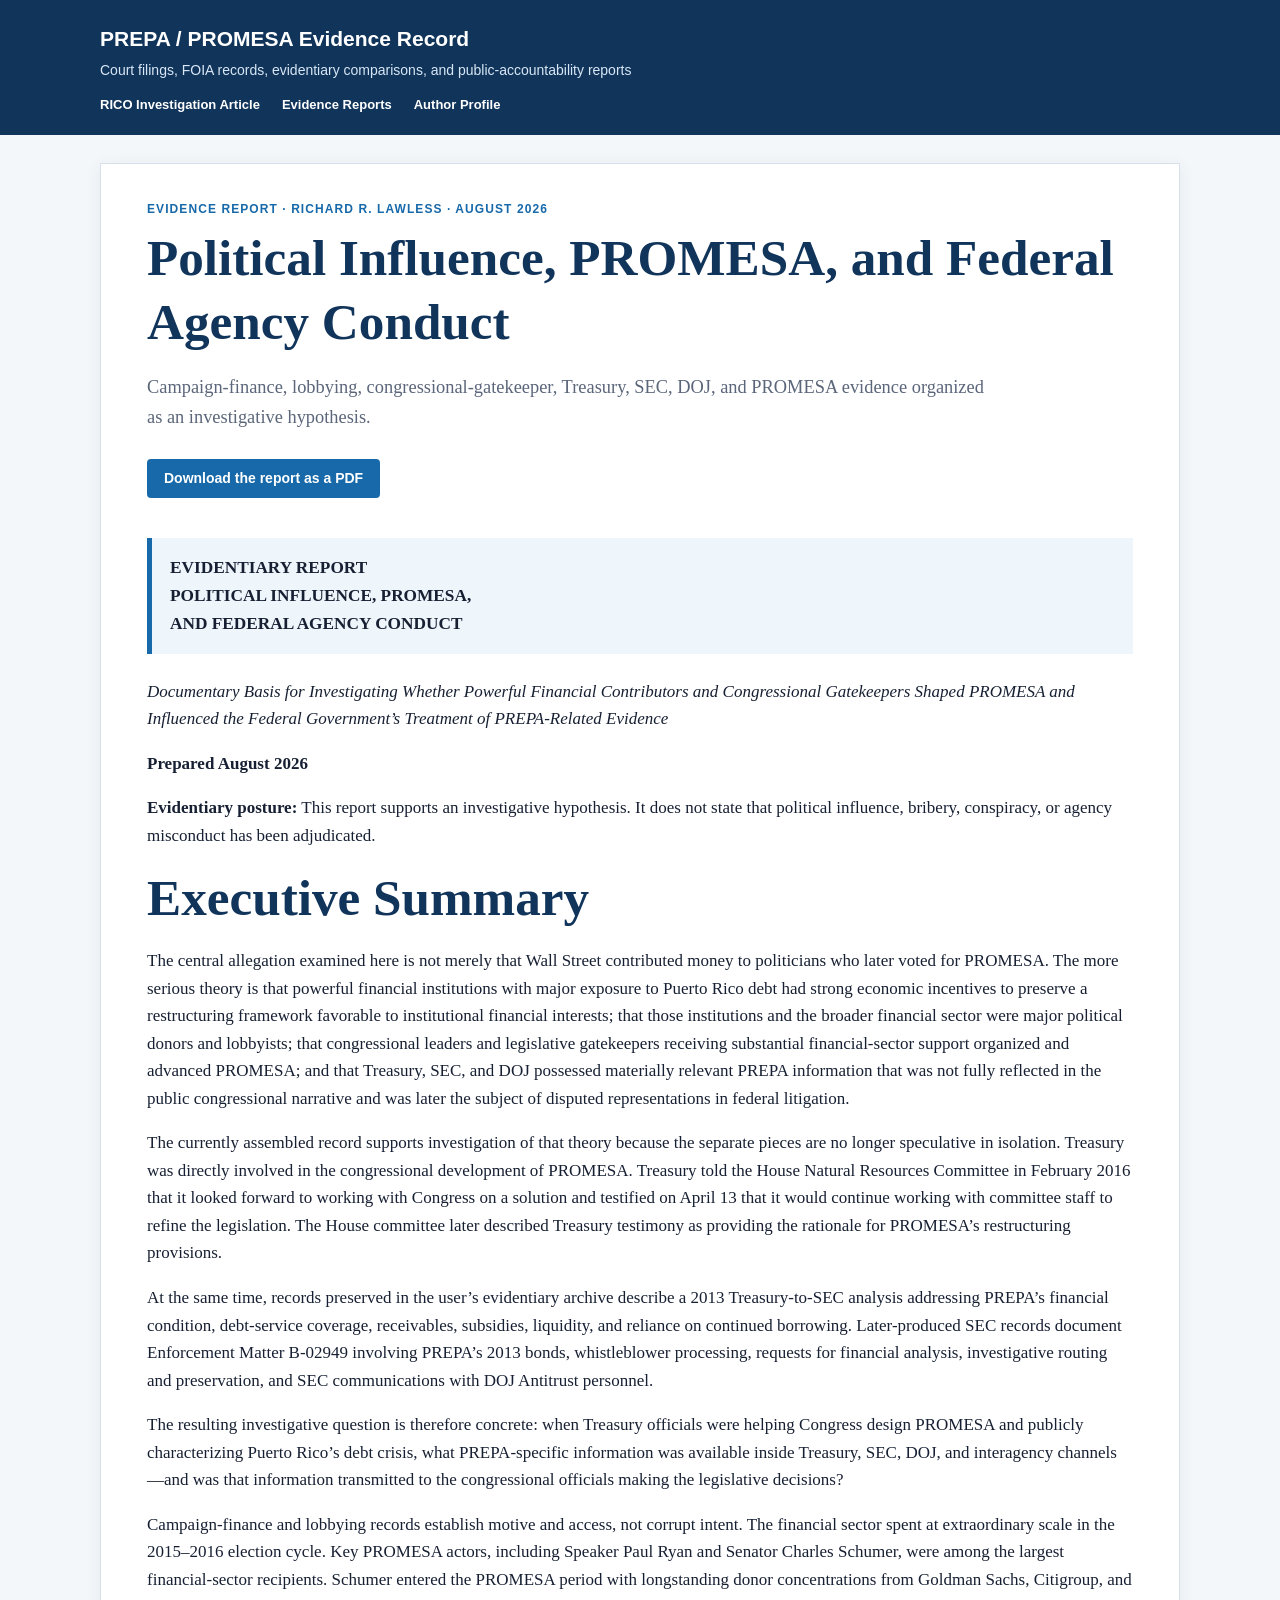
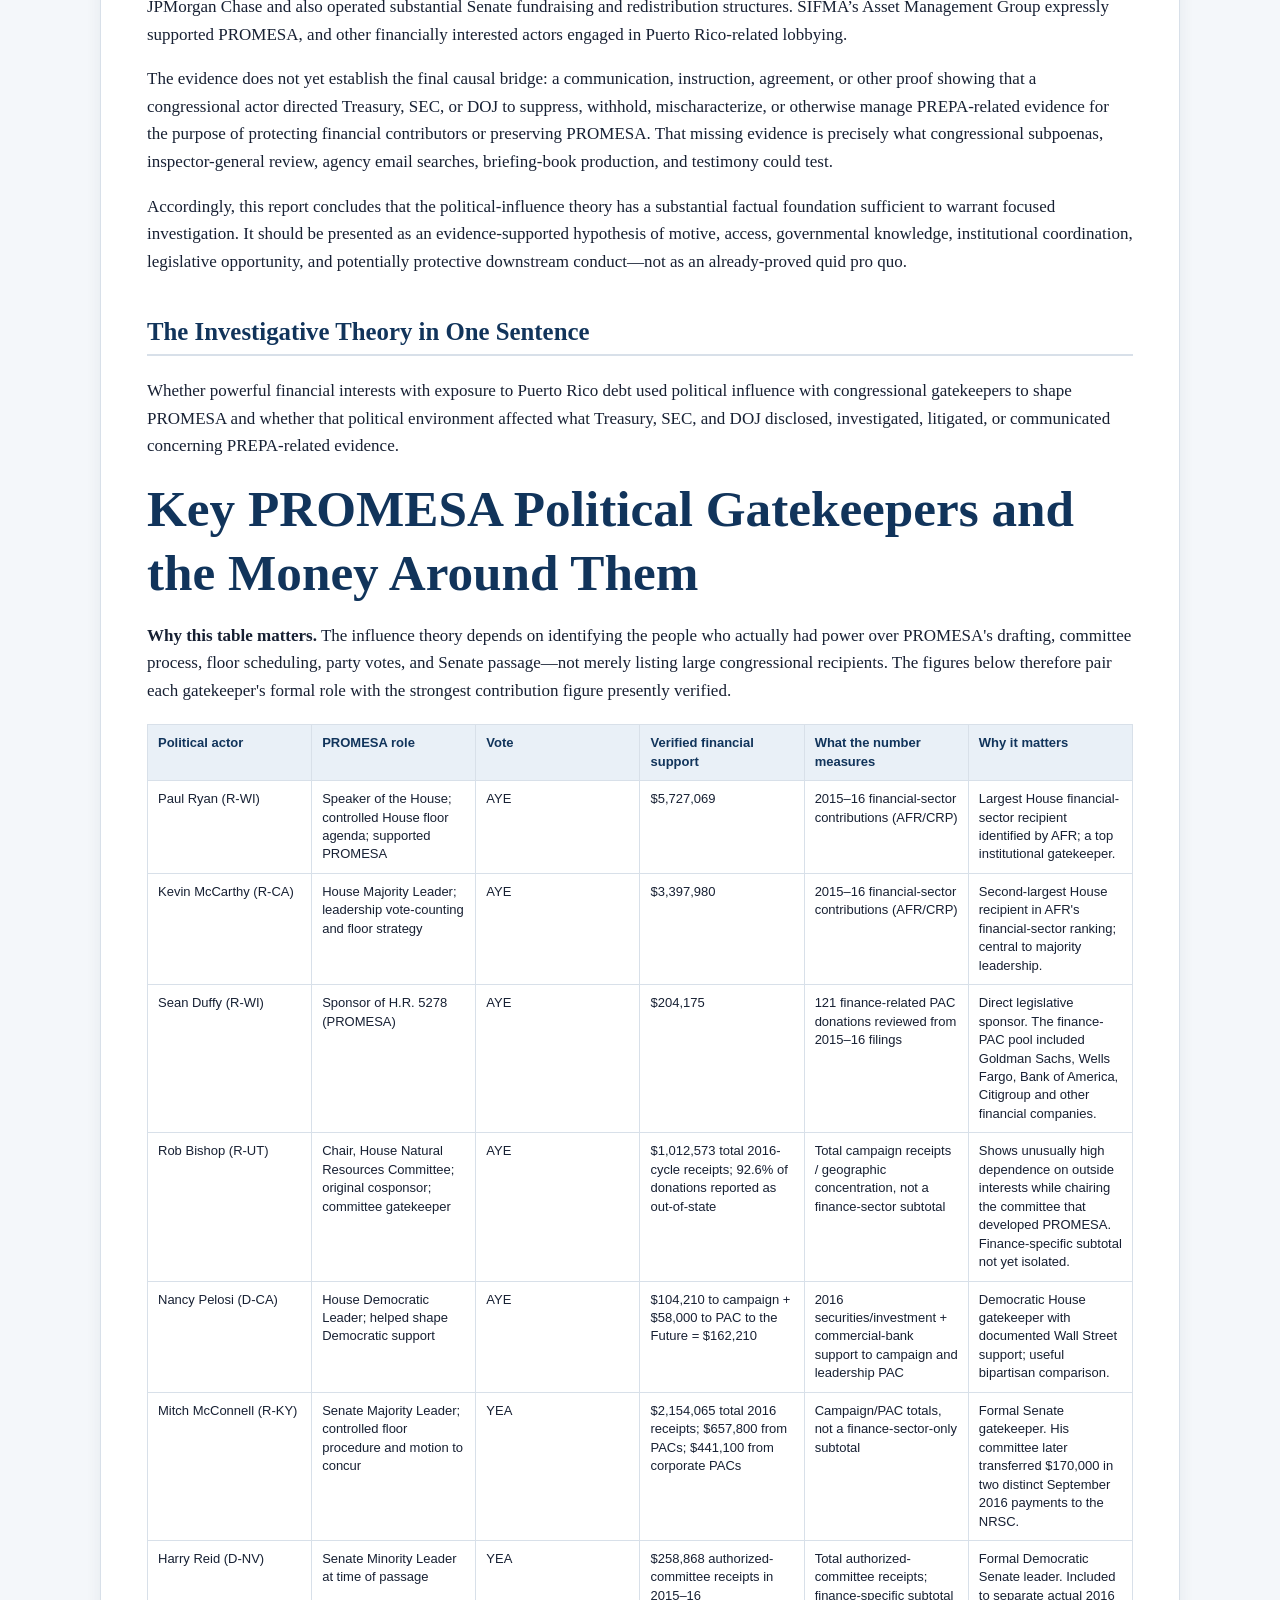
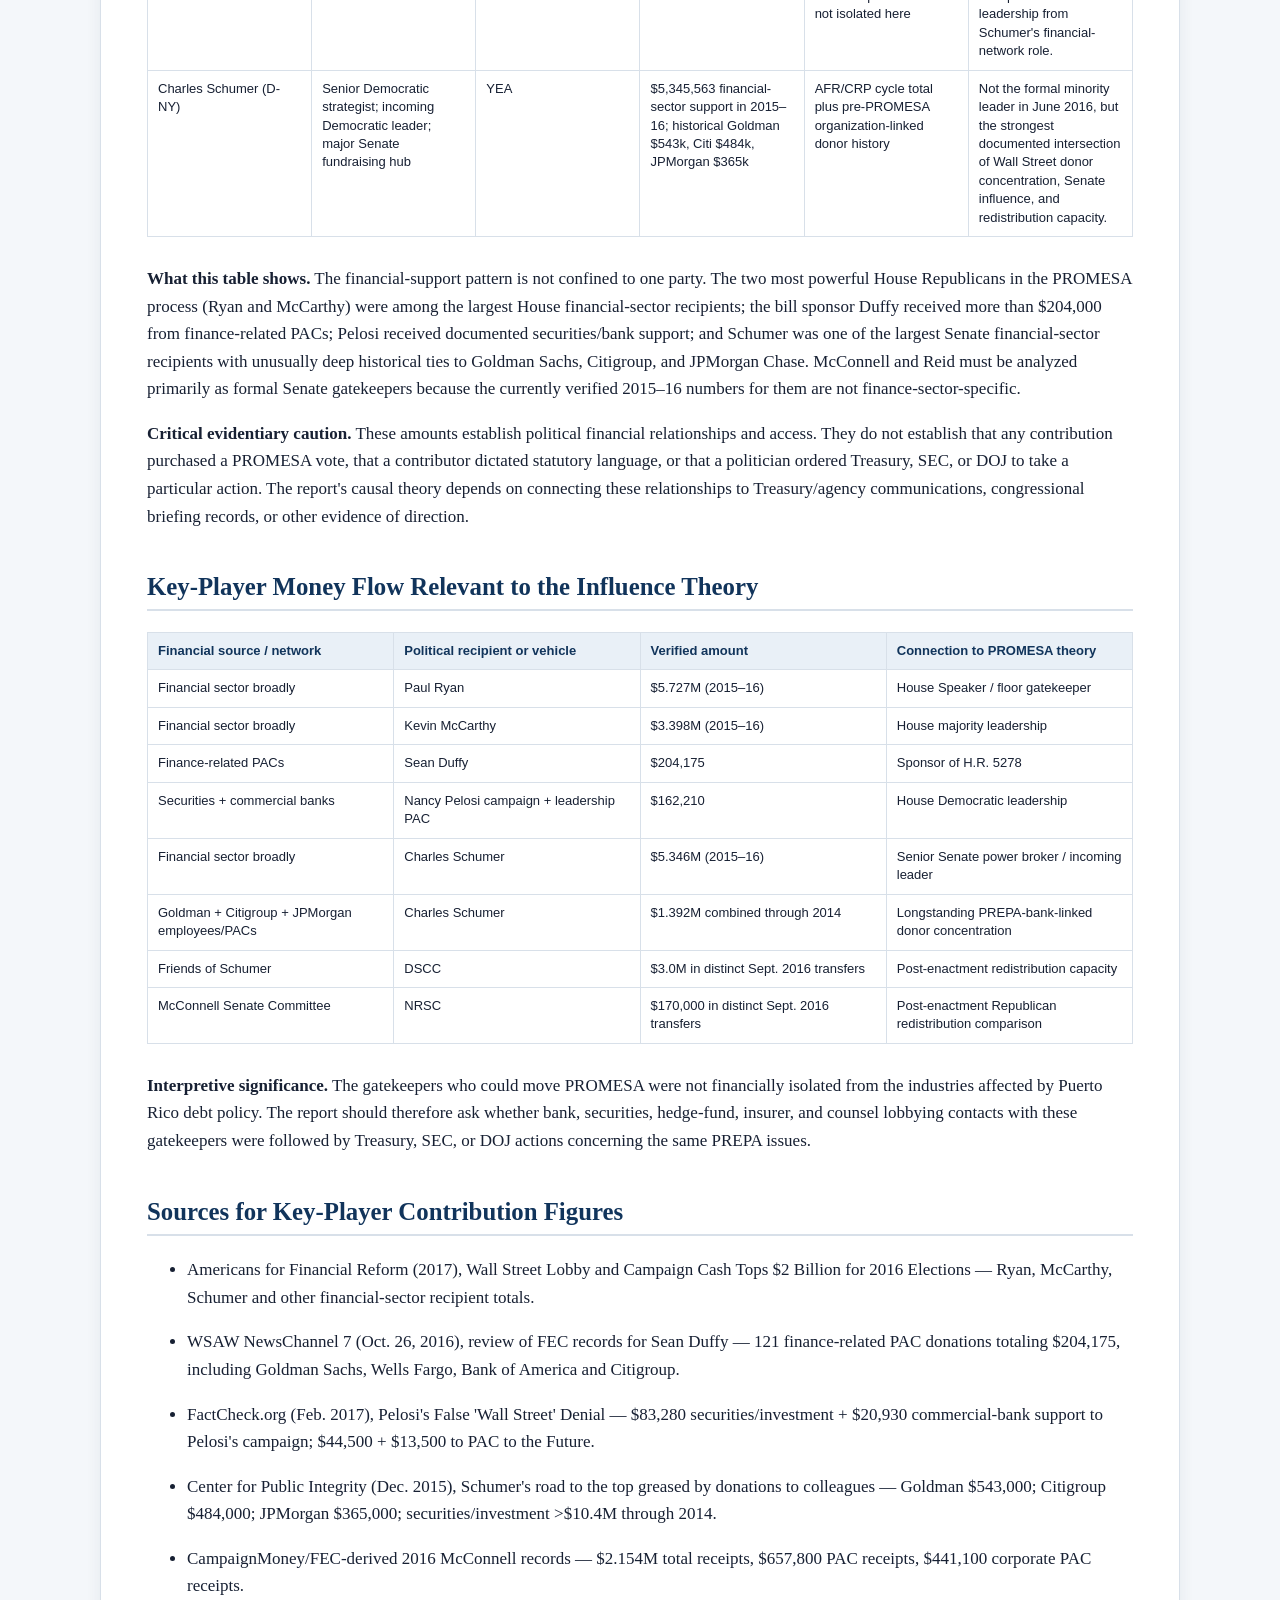
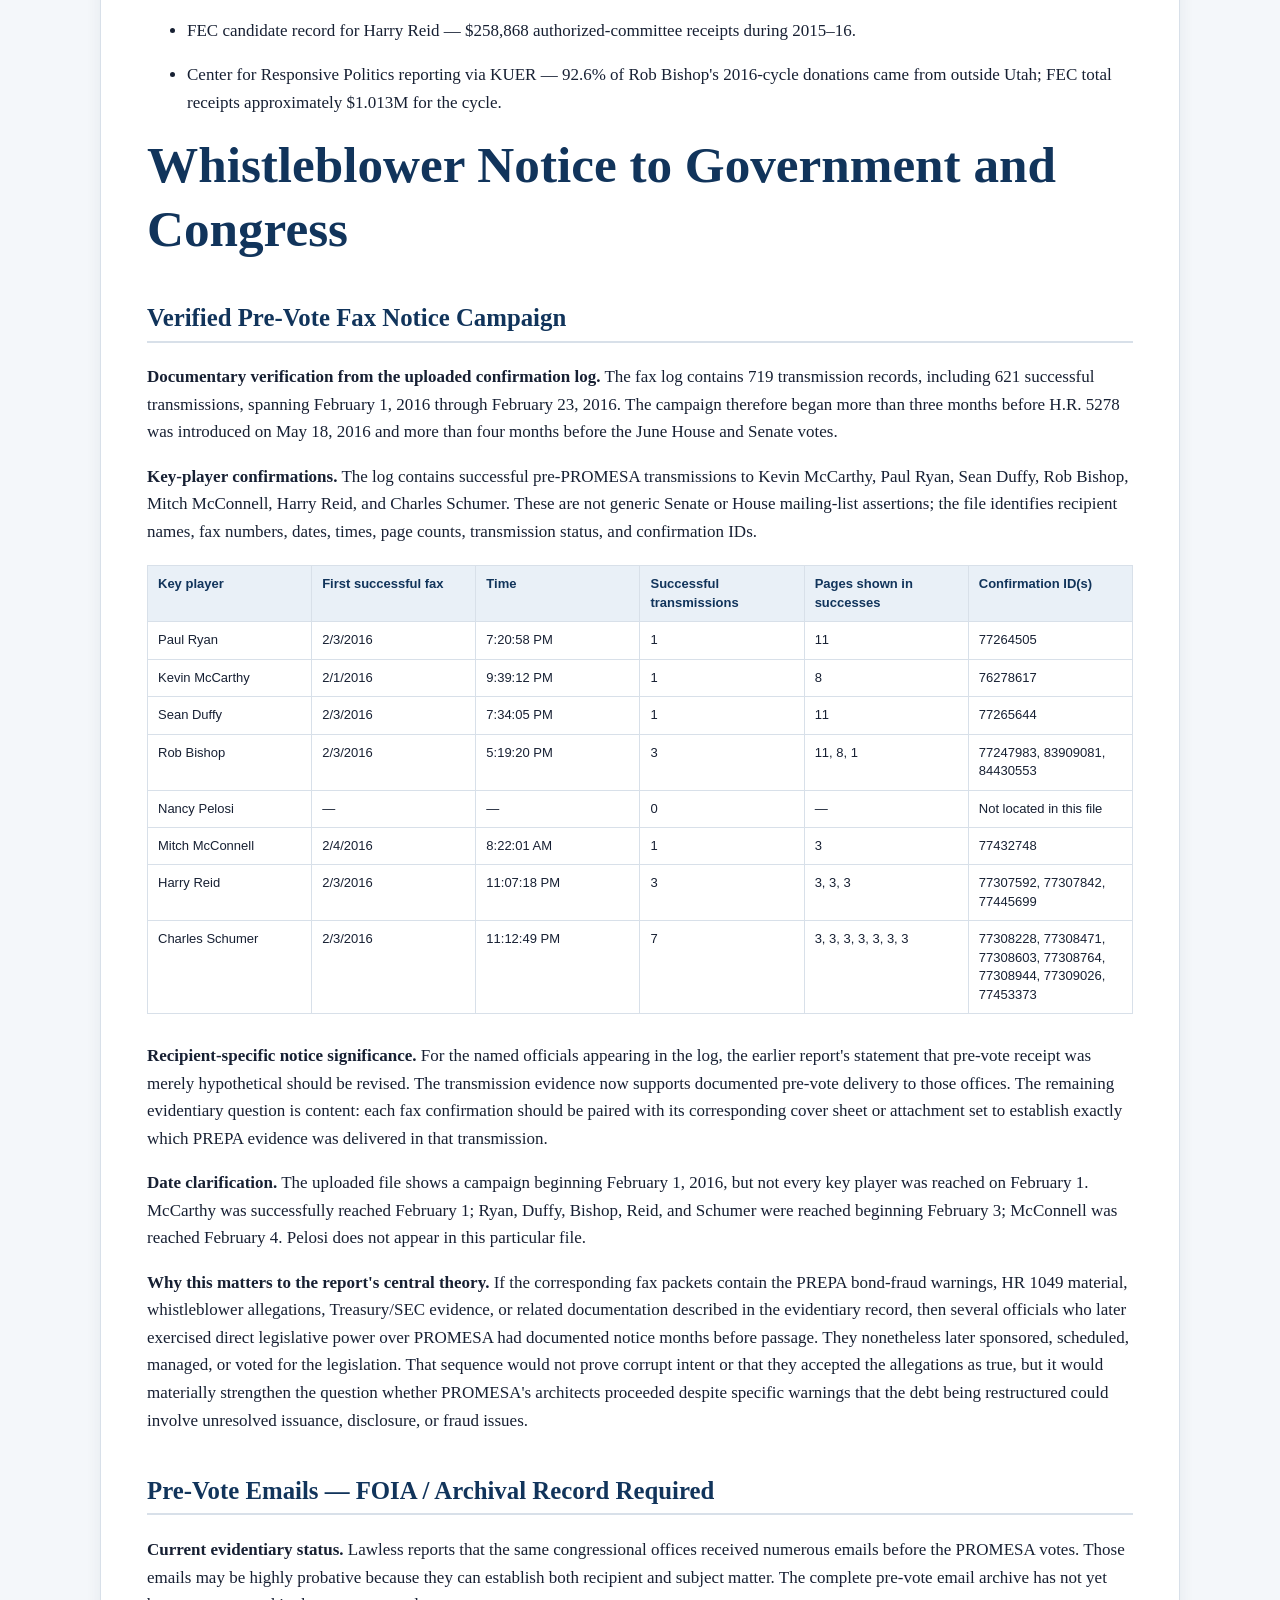
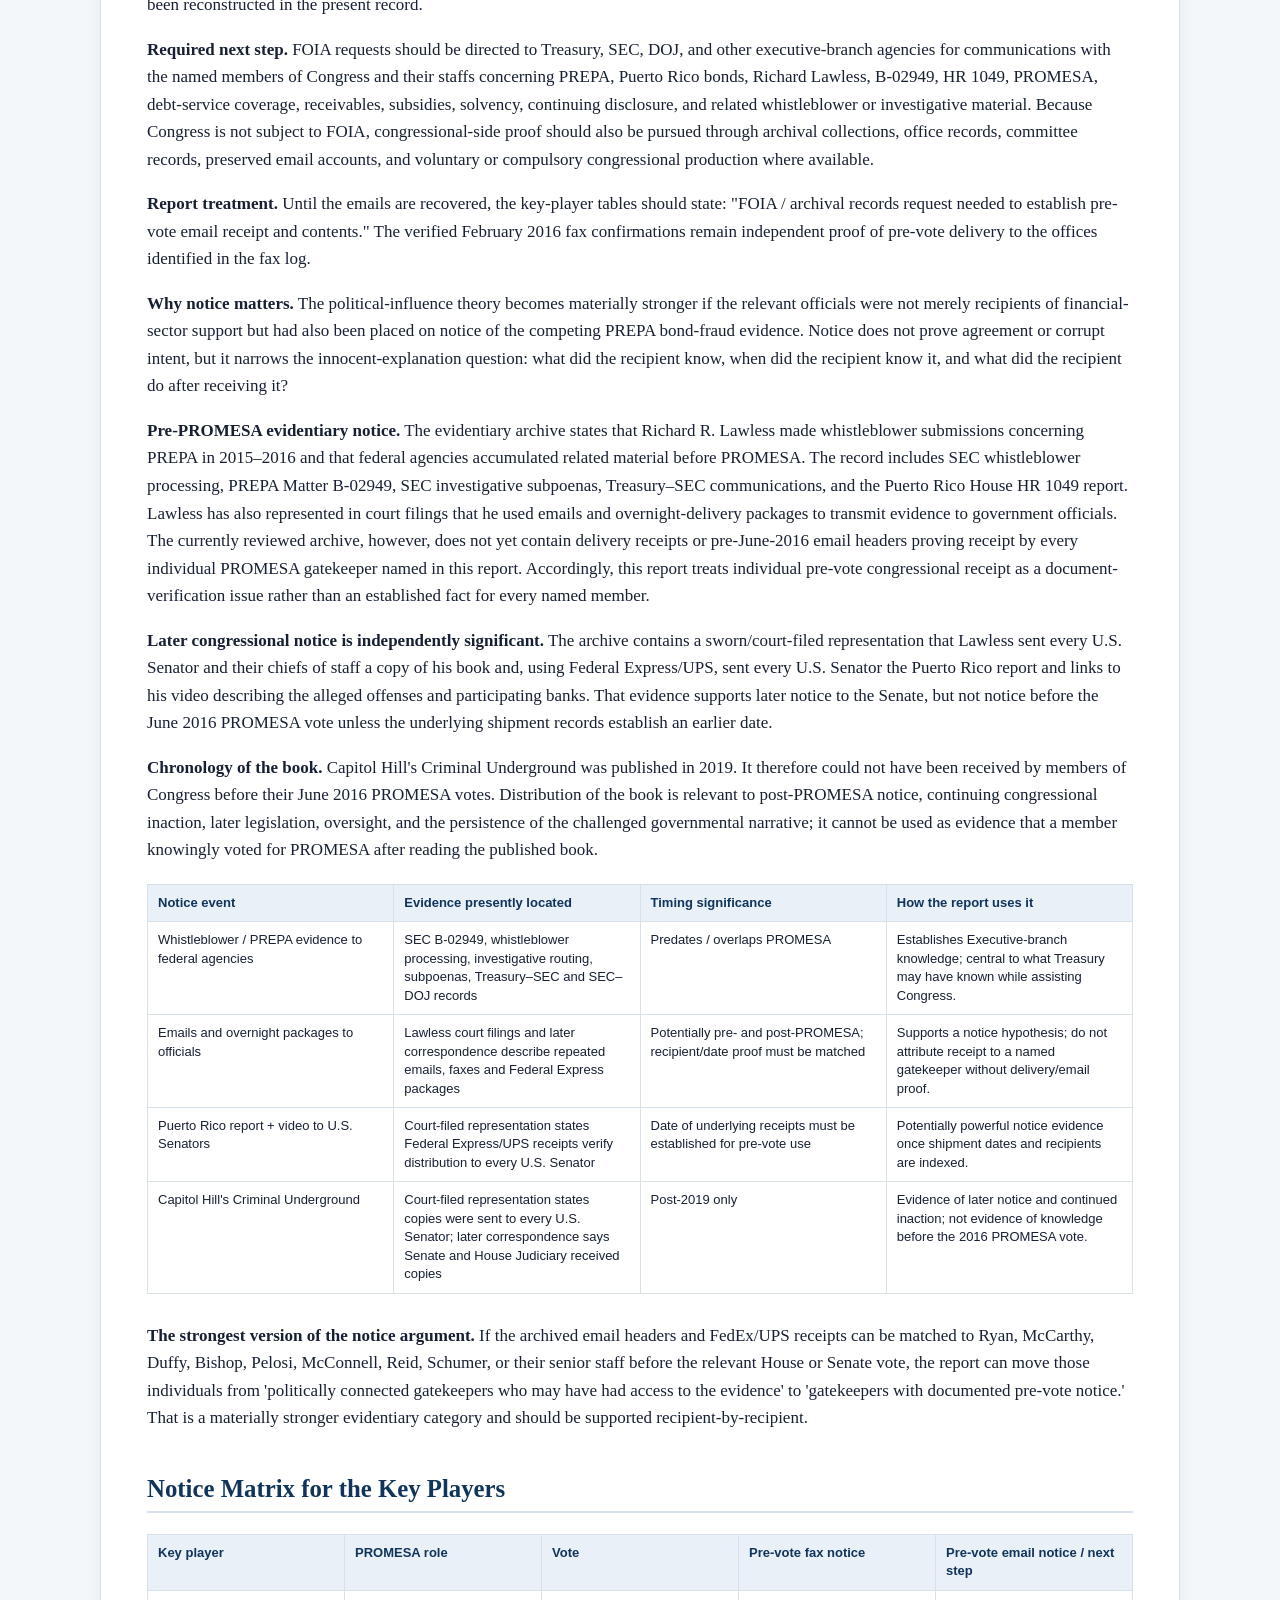
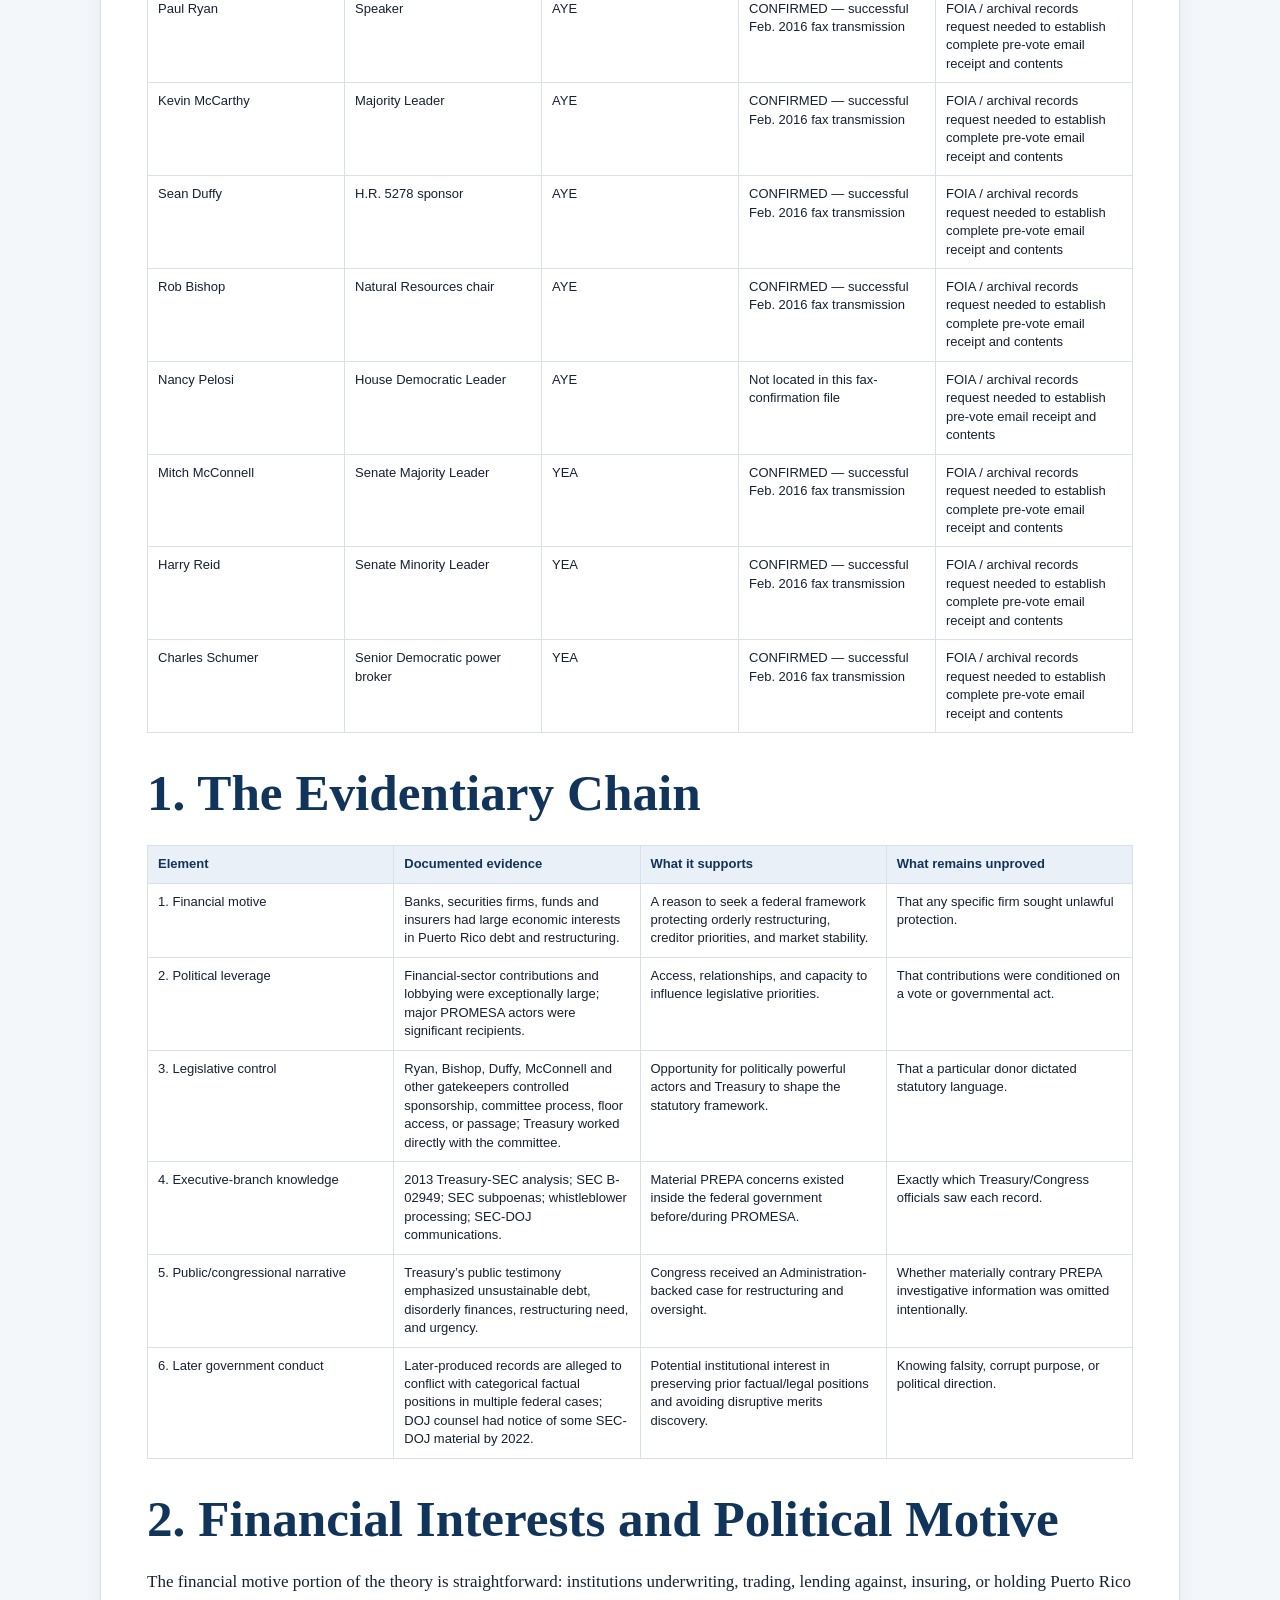
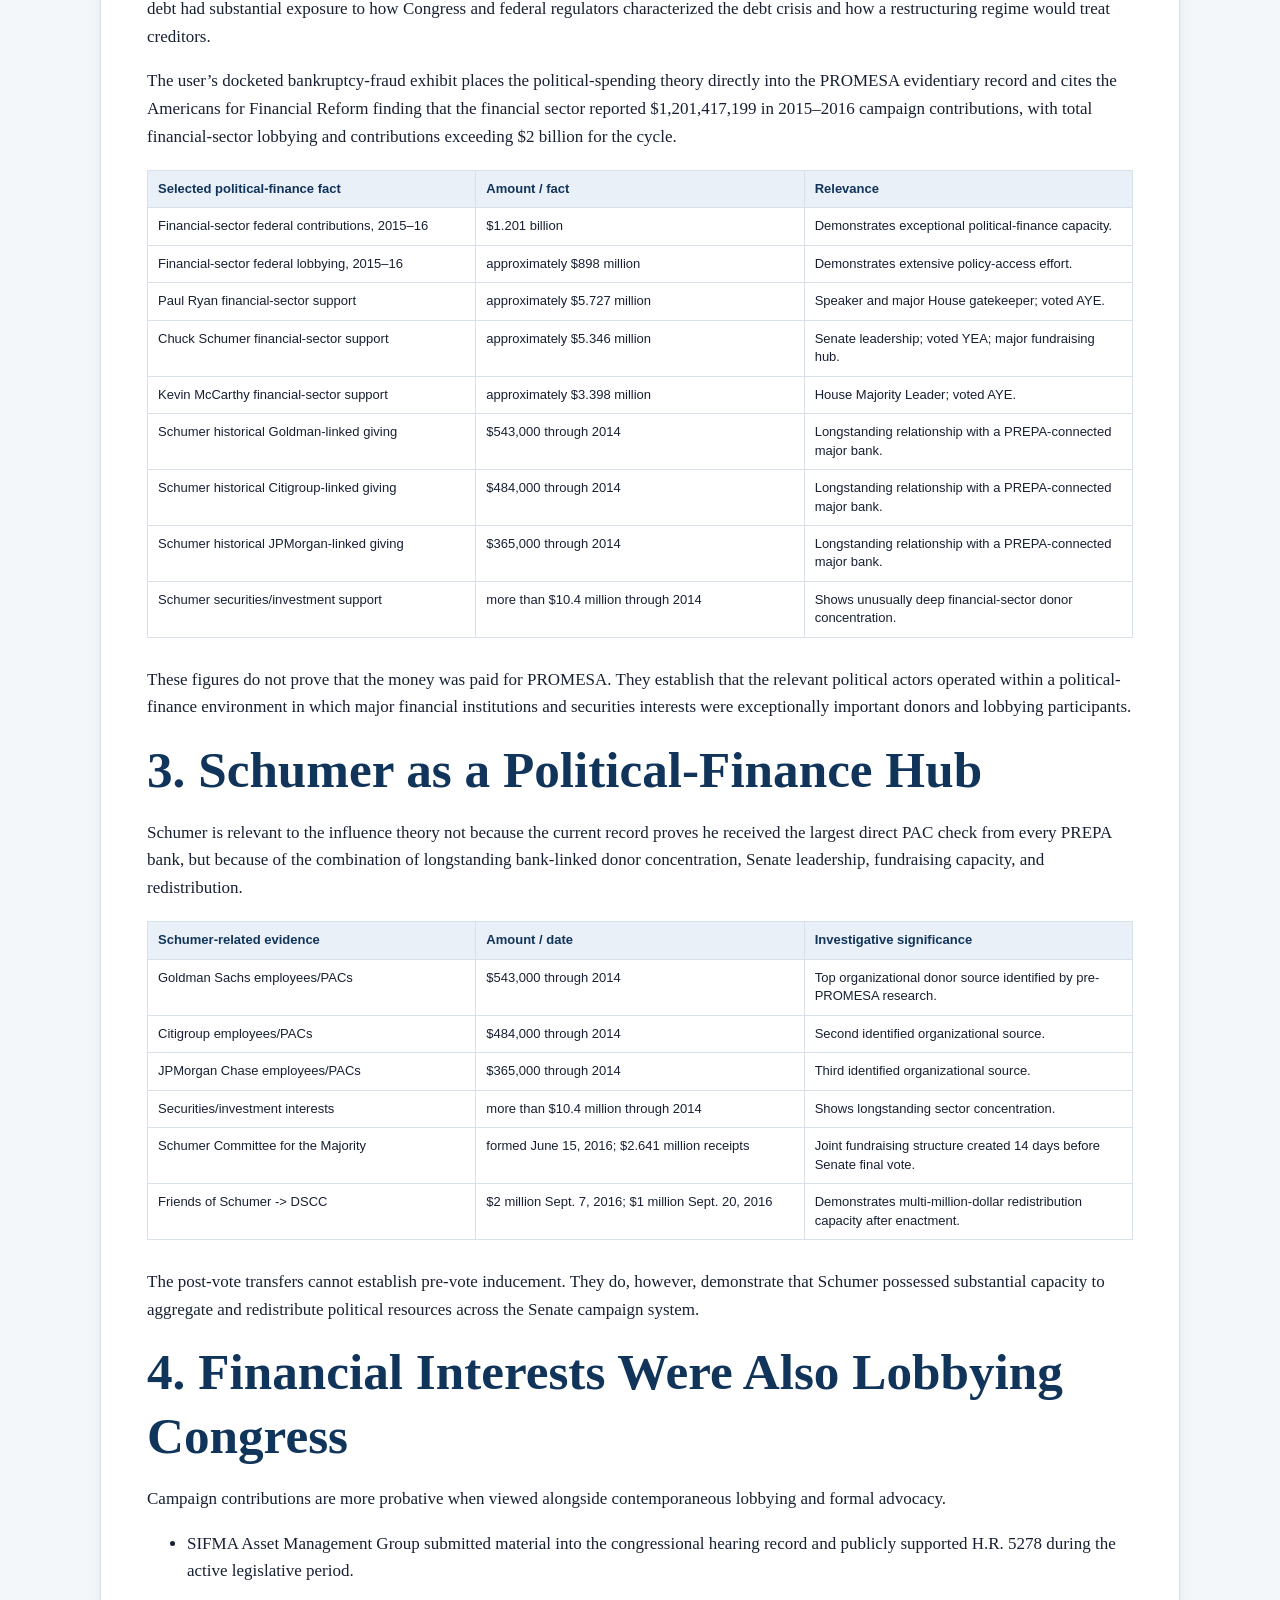
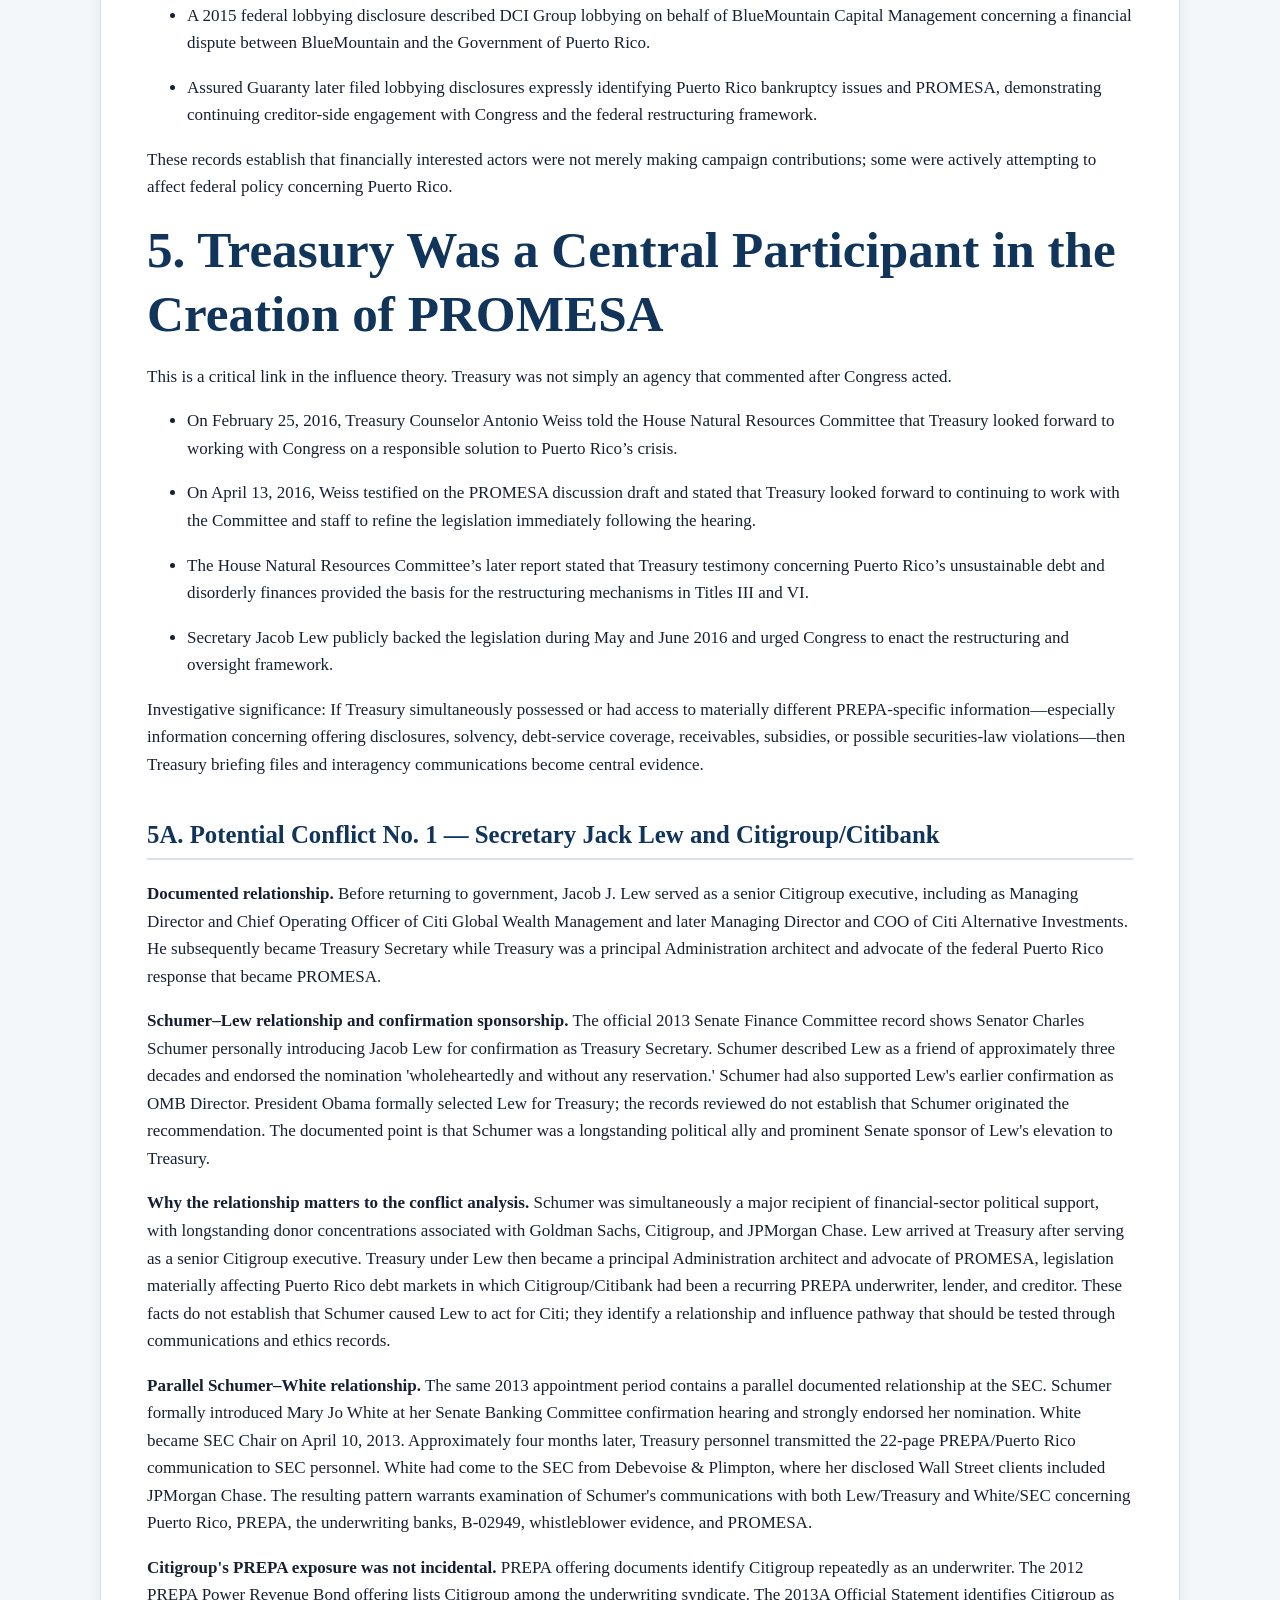
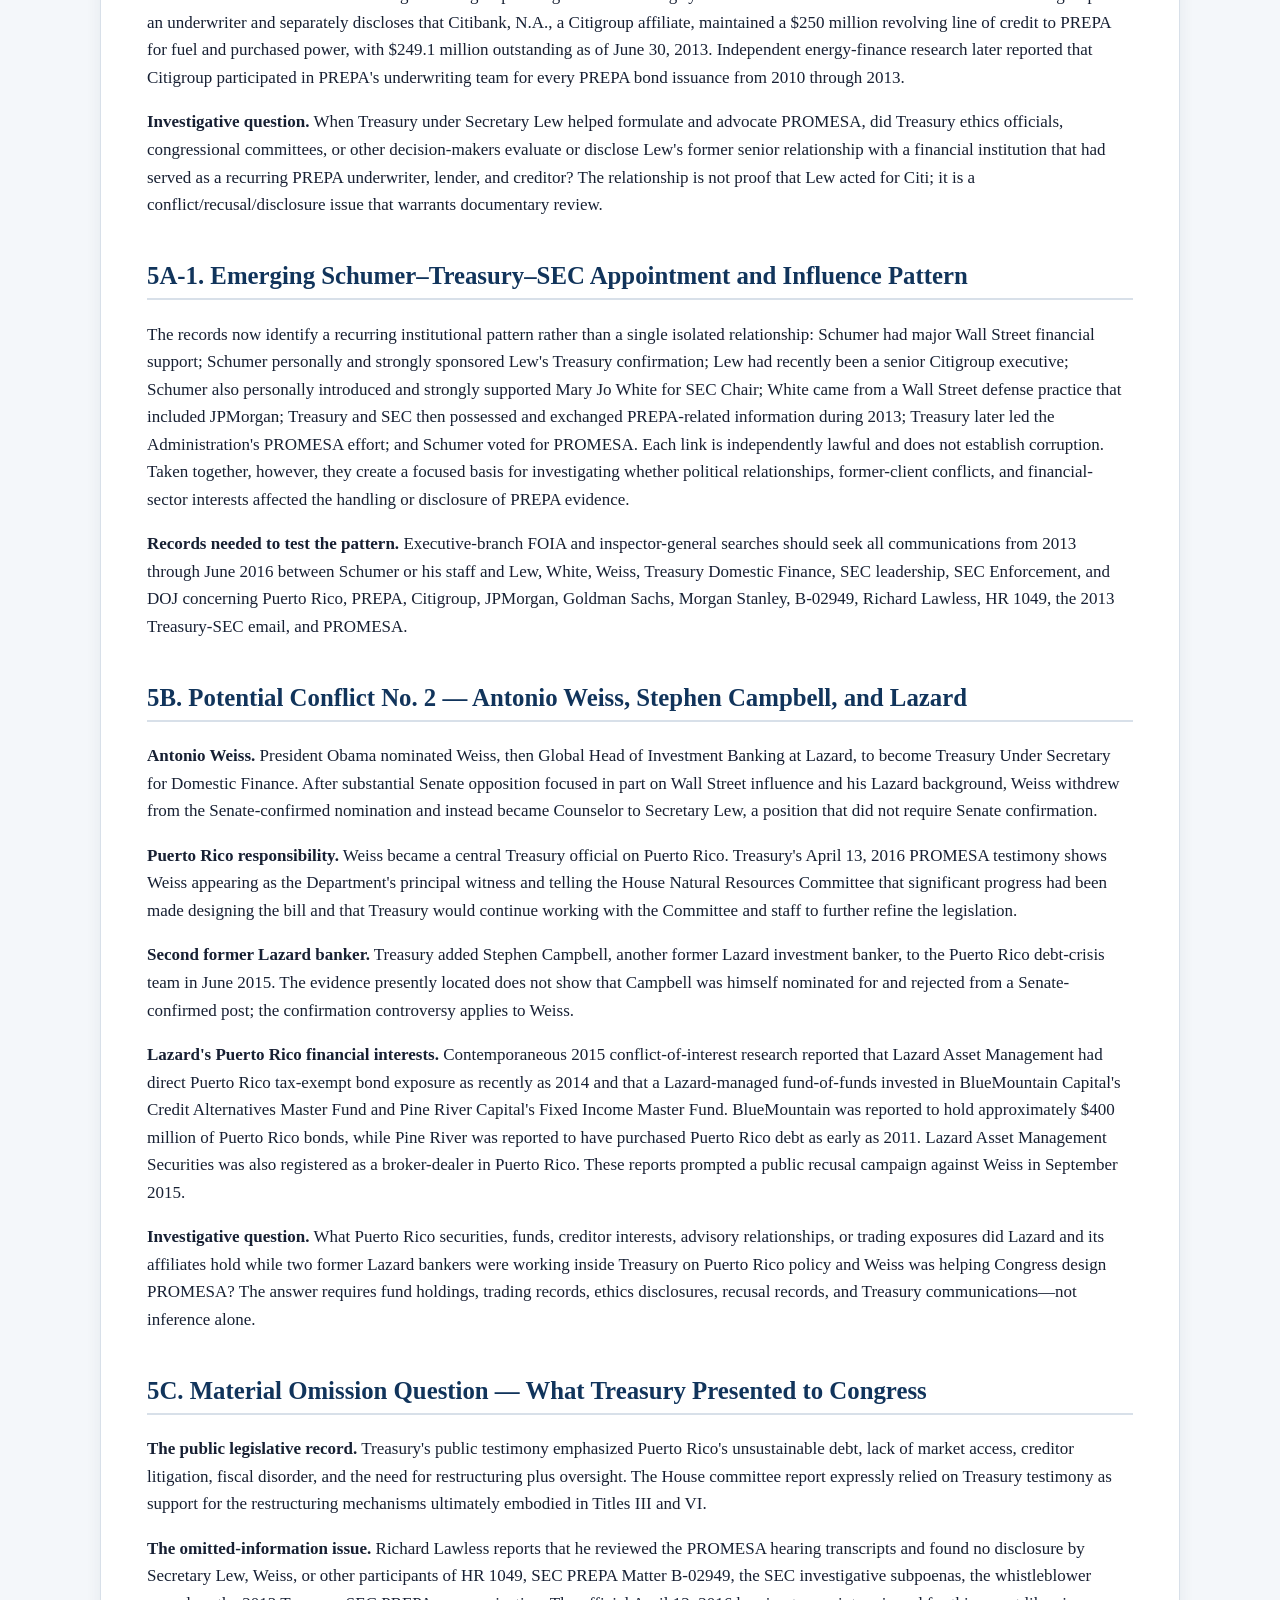
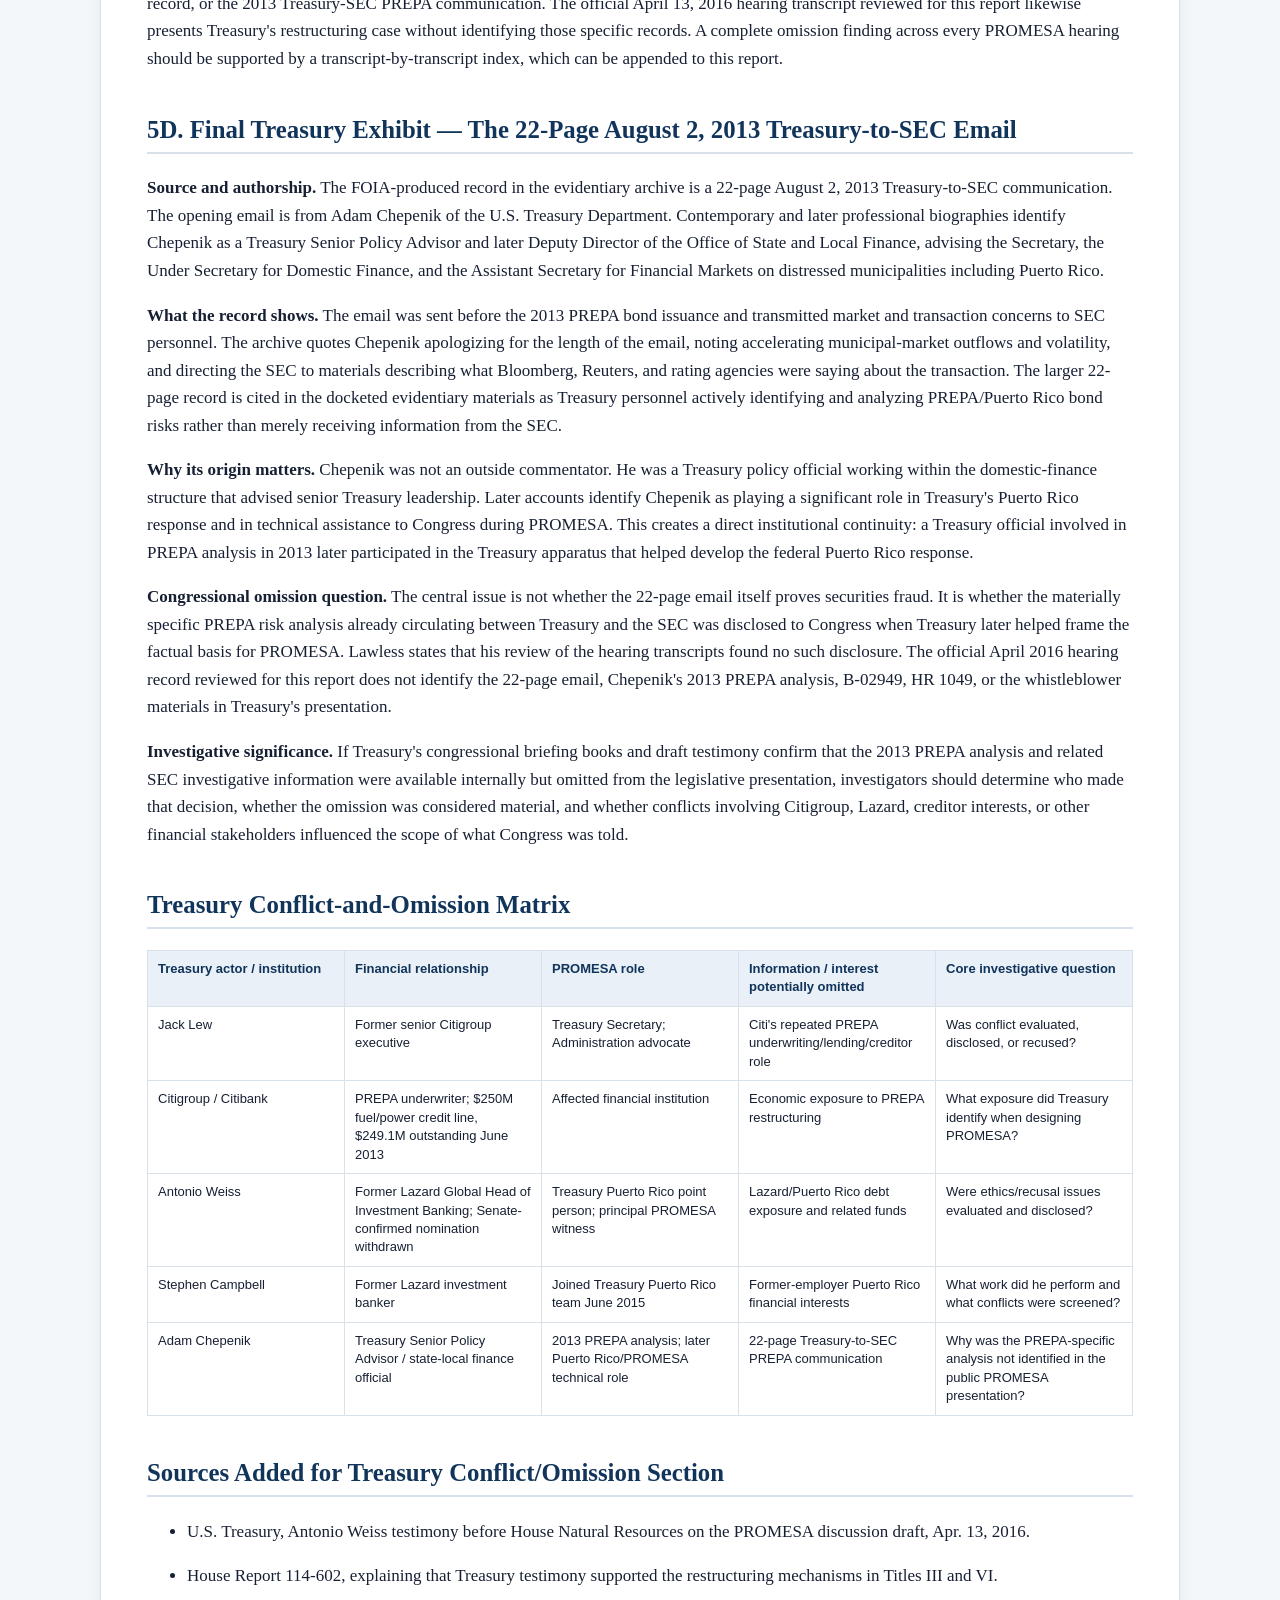
<file: reports/promesa-political-influence-and-contributions.html>
<!doctype html>
<html lang="en">
<head>
  <meta charset="utf-8">
  <meta name="viewport" content="width=device-width, initial-scale=1">
  <meta name="robots" content="index,follow">
  <meta name="author" content="Richard R. Lawless">
  <title>Political Influence, PROMESA, and Federal Agency
Conduct | PREPA / PROMESA Evidence Reports</title>
  <meta name="description" content="Campaign-finance, lobbying,
congressional-gatekeeper, Treasury, SEC, DOJ, and PROMESA evidence
organized as an investigative hypothesis.">
  <link rel="stylesheet" href="../assets/site.css">
</head>
<body>
  <header class="site-header">
    <div class="site-header__inner">
      <a class="brand" href="/prepa-promesa-article/">PREPA / PROMESA Evidence Record</a>
      <div class="tagline">Court filings, FOIA records, evidentiary comparisons, and public-accountability reports</div>
      <nav class="nav" aria-label="Primary">
        <a href="/prepa-promesa-article/">RICO Investigation Article</a>
        <a href="/prepa-promesa-article/reports/">Evidence Reports</a>
        <a href="https://muckrack.com/richard-lawless">Author Profile</a>
      </nav>
    </div>
  </header>

  <main class="report-shell">
    <div class="eyebrow">Evidence report · Richard R. Lawless · August 2026</div>
    <h1>Political Influence, PROMESA, and Federal Agency Conduct</h1>
    <p class="dek">Campaign-finance, lobbying, congressional-gatekeeper,
Treasury, SEC, DOJ, and PROMESA evidence organized as an investigative
hypothesis.</p>
    <p><a class="download" href="promesa-political-influence-and-contributions.pdf">Download the report as a PDF</a></p>
    <article class="report-body">
      <p><strong>EVIDENTIARY REPORT<br />
      POLITICAL INFLUENCE, PROMESA,<br />
      AND FEDERAL AGENCY CONDUCT</strong></p>
      <p><em>Documentary Basis for Investigating Whether Powerful
      Financial Contributors and Congressional Gatekeepers Shaped
      PROMESA and Influenced the Federal Government’s Treatment of
      PREPA-Related Evidence</em></p>
      <p><strong>Prepared August 2026</strong></p>
      <p><strong>Evidentiary posture:</strong> This report supports an
      investigative hypothesis. It does not state that political
      influence, bribery, conspiracy, or agency misconduct has been
      adjudicated.</p>
      <h1 id="executive-summary">Executive Summary</h1>
      <p>The central allegation examined here is not merely that Wall
      Street contributed money to politicians who later voted for
      PROMESA. The more serious theory is that powerful financial
      institutions with major exposure to Puerto Rico debt had strong
      economic incentives to preserve a restructuring framework
      favorable to institutional financial interests; that those
      institutions and the broader financial sector were major political
      donors and lobbyists; that congressional leaders and legislative
      gatekeepers receiving substantial financial-sector support
      organized and advanced PROMESA; and that Treasury, SEC, and DOJ
      possessed materially relevant PREPA information that was not fully
      reflected in the public congressional narrative and was later the
      subject of disputed representations in federal litigation.</p>
      <p>The currently assembled record supports investigation of that
      theory because the separate pieces are no longer speculative in
      isolation. Treasury was directly involved in the congressional
      development of PROMESA. Treasury told the House Natural Resources
      Committee in February 2016 that it looked forward to working with
      Congress on a solution and testified on April 13 that it would
      continue working with committee staff to refine the legislation.
      The House committee later described Treasury testimony as
      providing the rationale for PROMESA’s restructuring
      provisions.</p>
      <p>At the same time, records preserved in the user’s evidentiary
      archive describe a 2013 Treasury-to-SEC analysis addressing
      PREPA’s financial condition, debt-service coverage, receivables,
      subsidies, liquidity, and reliance on continued borrowing.
      Later-produced SEC records document Enforcement Matter B-02949
      involving PREPA’s 2013 bonds, whistleblower processing, requests
      for financial analysis, investigative routing and preservation,
      and SEC communications with DOJ Antitrust personnel.</p>
      <p>The resulting investigative question is therefore concrete:
      when Treasury officials were helping Congress design PROMESA and
      publicly characterizing Puerto Rico’s debt crisis, what
      PREPA-specific information was available inside Treasury, SEC,
      DOJ, and interagency channels—and was that information transmitted
      to the congressional officials making the legislative
      decisions?</p>
      <p>Campaign-finance and lobbying records establish motive and
      access, not corrupt intent. The financial sector spent at
      extraordinary scale in the 2015–2016 election cycle. Key PROMESA
      actors, including Speaker Paul Ryan and Senator Charles Schumer,
      were among the largest financial-sector recipients. Schumer
      entered the PROMESA period with longstanding donor concentrations
      from Goldman Sachs, Citigroup, and JPMorgan Chase and also
      operated substantial Senate fundraising and redistribution
      structures. SIFMA’s Asset Management Group expressly supported
      PROMESA, and other financially interested actors engaged in Puerto
      Rico-related lobbying.</p>
      <p>The evidence does not yet establish the final causal bridge: a
      communication, instruction, agreement, or other proof showing that
      a congressional actor directed Treasury, SEC, or DOJ to suppress,
      withhold, mischaracterize, or otherwise manage PREPA-related
      evidence for the purpose of protecting financial contributors or
      preserving PROMESA. That missing evidence is precisely what
      congressional subpoenas, inspector-general review, agency email
      searches, briefing-book production, and testimony could test.</p>
      <p>Accordingly, this report concludes that the political-influence
      theory has a substantial factual foundation sufficient to warrant
      focused investigation. It should be presented as an
      evidence-supported hypothesis of motive, access, governmental
      knowledge, institutional coordination, legislative opportunity,
      and potentially protective downstream conduct—not as an
      already-proved quid pro quo.</p>
      <h2 id="the-investigative-theory-in-one-sentence">The
      Investigative Theory in One Sentence</h2>
      <p>Whether powerful financial interests with exposure to Puerto
      Rico debt used political influence with congressional gatekeepers
      to shape PROMESA and whether that political environment affected
      what Treasury, SEC, and DOJ disclosed, investigated, litigated, or
      communicated concerning PREPA-related evidence.</p>
      <h1
      id="key-promesa-political-gatekeepers-and-the-money-around-them">Key
      PROMESA Political Gatekeepers and the Money Around Them</h1>
      <p><strong>Why this table matters.</strong> The influence theory
      depends on identifying the people who actually had power over
      PROMESA's drafting, committee process, floor scheduling, party
      votes, and Senate passage—not merely listing large congressional
      recipients. The figures below therefore pair each gatekeeper's
      formal role with the strongest contribution figure presently
      verified.</p>
      <table style="width:100%;">
      <colgroup>
      <col style="width: 16%" />
      <col style="width: 16%" />
      <col style="width: 16%" />
      <col style="width: 16%" />
      <col style="width: 16%" />
      <col style="width: 16%" />
      </colgroup>
      <thead>
      <tr class="header">
      <th><strong>Political actor</strong></th>
      <th><strong>PROMESA role</strong></th>
      <th><strong>Vote</strong></th>
      <th><strong>Verified financial support</strong></th>
      <th><strong>What the number measures</strong></th>
      <th><strong>Why it matters</strong></th>
      </tr>
      </thead>
      <tbody>
      <tr class="odd">
      <td>Paul Ryan (R-WI)</td>
      <td>Speaker of the House; controlled House floor agenda; supported
      PROMESA</td>
      <td>AYE</td>
      <td>$5,727,069</td>
      <td>2015–16 financial-sector contributions (AFR/CRP)</td>
      <td>Largest House financial-sector recipient identified by AFR; a
      top institutional gatekeeper.</td>
      </tr>
      <tr class="even">
      <td>Kevin McCarthy (R-CA)</td>
      <td>House Majority Leader; leadership vote-counting and floor
      strategy</td>
      <td>AYE</td>
      <td>$3,397,980</td>
      <td>2015–16 financial-sector contributions (AFR/CRP)</td>
      <td>Second-largest House recipient in AFR's financial-sector
      ranking; central to majority leadership.</td>
      </tr>
      <tr class="odd">
      <td>Sean Duffy (R-WI)</td>
      <td>Sponsor of H.R. 5278 (PROMESA)</td>
      <td>AYE</td>
      <td>$204,175</td>
      <td>121 finance-related PAC donations reviewed from 2015–16
      filings</td>
      <td>Direct legislative sponsor. The finance-PAC pool included
      Goldman Sachs, Wells Fargo, Bank of America, Citigroup and other
      financial companies.</td>
      </tr>
      <tr class="even">
      <td>Rob Bishop (R-UT)</td>
      <td>Chair, House Natural Resources Committee; original cosponsor;
      committee gatekeeper</td>
      <td>AYE</td>
      <td>$1,012,573 total 2016-cycle receipts; 92.6% of donations
      reported as out-of-state</td>
      <td>Total campaign receipts / geographic concentration, not a
      finance-sector subtotal</td>
      <td>Shows unusually high dependence on outside interests while
      chairing the committee that developed PROMESA. Finance-specific
      subtotal not yet isolated.</td>
      </tr>
      <tr class="odd">
      <td>Nancy Pelosi (D-CA)</td>
      <td>House Democratic Leader; helped shape Democratic support</td>
      <td>AYE</td>
      <td>$104,210 to campaign + $58,000 to PAC to the Future =
      $162,210</td>
      <td>2016 securities/investment + commercial-bank support to
      campaign and leadership PAC</td>
      <td>Democratic House gatekeeper with documented Wall Street
      support; useful bipartisan comparison.</td>
      </tr>
      <tr class="even">
      <td>Mitch McConnell (R-KY)</td>
      <td>Senate Majority Leader; controlled floor procedure and motion
      to concur</td>
      <td>YEA</td>
      <td>$2,154,065 total 2016 receipts; $657,800 from PACs; $441,100
      from corporate PACs</td>
      <td>Campaign/PAC totals, not a finance-sector-only subtotal</td>
      <td>Formal Senate gatekeeper. His committee later transferred
      $170,000 in two distinct September 2016 payments to the NRSC.</td>
      </tr>
      <tr class="odd">
      <td>Harry Reid (D-NV)</td>
      <td>Senate Minority Leader at time of passage</td>
      <td>YEA</td>
      <td>$258,868 authorized-committee receipts in 2015–16</td>
      <td>Total authorized-committee receipts; finance-specific subtotal
      not isolated here</td>
      <td>Formal Democratic Senate leader. Included to separate actual
      2016 leadership from Schumer's financial-network role.</td>
      </tr>
      <tr class="even">
      <td>Charles Schumer (D-NY)</td>
      <td>Senior Democratic strategist; incoming Democratic leader;
      major Senate fundraising hub</td>
      <td>YEA</td>
      <td>$5,345,563 financial-sector support in 2015–16; historical
      Goldman $543k, Citi $484k, JPMorgan $365k</td>
      <td>AFR/CRP cycle total plus pre-PROMESA organization-linked donor
      history</td>
      <td>Not the formal minority leader in June 2016, but the strongest
      documented intersection of Wall Street donor concentration, Senate
      influence, and redistribution capacity.</td>
      </tr>
      </tbody>
      </table>
      <p><strong>What this table shows.</strong> The financial-support
      pattern is not confined to one party. The two most powerful House
      Republicans in the PROMESA process (Ryan and McCarthy) were among
      the largest House financial-sector recipients; the bill sponsor
      Duffy received more than $204,000 from finance-related PACs;
      Pelosi received documented securities/bank support; and Schumer
      was one of the largest Senate financial-sector recipients with
      unusually deep historical ties to Goldman Sachs, Citigroup, and
      JPMorgan Chase. McConnell and Reid must be analyzed primarily as
      formal Senate gatekeepers because the currently verified 2015–16
      numbers for them are not finance-sector-specific.</p>
      <p><strong>Critical evidentiary caution.</strong> These amounts
      establish political financial relationships and access. They do
      not establish that any contribution purchased a PROMESA vote, that
      a contributor dictated statutory language, or that a politician
      ordered Treasury, SEC, or DOJ to take a particular action. The
      report's causal theory depends on connecting these relationships
      to Treasury/agency communications, congressional briefing records,
      or other evidence of direction.</p>
      <h2
      id="key-player-money-flow-relevant-to-the-influence-theory">Key-Player
      Money Flow Relevant to the Influence Theory</h2>
      <table>
      <colgroup>
      <col style="width: 25%" />
      <col style="width: 25%" />
      <col style="width: 25%" />
      <col style="width: 25%" />
      </colgroup>
      <thead>
      <tr class="header">
      <th><strong>Financial source / network</strong></th>
      <th><strong>Political recipient or vehicle</strong></th>
      <th><strong>Verified amount</strong></th>
      <th><strong>Connection to PROMESA theory</strong></th>
      </tr>
      </thead>
      <tbody>
      <tr class="odd">
      <td>Financial sector broadly</td>
      <td>Paul Ryan</td>
      <td>$5.727M (2015–16)</td>
      <td>House Speaker / floor gatekeeper</td>
      </tr>
      <tr class="even">
      <td>Financial sector broadly</td>
      <td>Kevin McCarthy</td>
      <td>$3.398M (2015–16)</td>
      <td>House majority leadership</td>
      </tr>
      <tr class="odd">
      <td>Finance-related PACs</td>
      <td>Sean Duffy</td>
      <td>$204,175</td>
      <td>Sponsor of H.R. 5278</td>
      </tr>
      <tr class="even">
      <td>Securities + commercial banks</td>
      <td>Nancy Pelosi campaign + leadership PAC</td>
      <td>$162,210</td>
      <td>House Democratic leadership</td>
      </tr>
      <tr class="odd">
      <td>Financial sector broadly</td>
      <td>Charles Schumer</td>
      <td>$5.346M (2015–16)</td>
      <td>Senior Senate power broker / incoming leader</td>
      </tr>
      <tr class="even">
      <td>Goldman + Citigroup + JPMorgan employees/PACs</td>
      <td>Charles Schumer</td>
      <td>$1.392M combined through 2014</td>
      <td>Longstanding PREPA-bank-linked donor concentration</td>
      </tr>
      <tr class="odd">
      <td>Friends of Schumer</td>
      <td>DSCC</td>
      <td>$3.0M in distinct Sept. 2016 transfers</td>
      <td>Post-enactment redistribution capacity</td>
      </tr>
      <tr class="even">
      <td>McConnell Senate Committee</td>
      <td>NRSC</td>
      <td>$170,000 in distinct Sept. 2016 transfers</td>
      <td>Post-enactment Republican redistribution comparison</td>
      </tr>
      </tbody>
      </table>
      <p><strong>Interpretive significance.</strong> The gatekeepers who
      could move PROMESA were not financially isolated from the
      industries affected by Puerto Rico debt policy. The report should
      therefore ask whether bank, securities, hedge-fund, insurer, and
      counsel lobbying contacts with these gatekeepers were followed by
      Treasury, SEC, or DOJ actions concerning the same PREPA
      issues.</p>
      <h2 id="sources-for-key-player-contribution-figures">Sources for
      Key-Player Contribution Figures</h2>
      <ul>
      <li><p>Americans for Financial Reform (2017), Wall Street Lobby
      and Campaign Cash Tops $2 Billion for 2016 Elections — Ryan,
      McCarthy, Schumer and other financial-sector recipient
      totals.</p></li>
      <li><p>WSAW NewsChannel 7 (Oct. 26, 2016), review of FEC records
      for Sean Duffy — 121 finance-related PAC donations totaling
      $204,175, including Goldman Sachs, Wells Fargo, Bank of America
      and Citigroup.</p></li>
      <li><p>FactCheck.org (Feb. 2017), Pelosi's False 'Wall Street'
      Denial — $83,280 securities/investment + $20,930 commercial-bank
      support to Pelosi's campaign; $44,500 + $13,500 to PAC to the
      Future.</p></li>
      <li><p>Center for Public Integrity (Dec. 2015), Schumer's road to
      the top greased by donations to colleagues — Goldman $543,000;
      Citigroup $484,000; JPMorgan $365,000; securities/investment
      &gt;$10.4M through 2014.</p></li>
      <li><p>CampaignMoney/FEC-derived 2016 McConnell records — $2.154M
      total receipts, $657,800 PAC receipts, $441,100 corporate PAC
      receipts.</p></li>
      <li><p>FEC candidate record for Harry Reid — $258,868
      authorized-committee receipts during 2015–16.</p></li>
      <li><p>Center for Responsive Politics reporting via KUER — 92.6%
      of Rob Bishop's 2016-cycle donations came from outside Utah; FEC
      total receipts approximately $1.013M for the cycle.</p></li>
      </ul>
      <h1
      id="whistleblower-notice-to-government-and-congress">Whistleblower
      Notice to Government and Congress</h1>
      <h2 id="verified-pre-vote-fax-notice-campaign">Verified Pre-Vote
      Fax Notice Campaign</h2>
      <p><strong>Documentary verification from the uploaded confirmation
      log.</strong> The fax log contains 719 transmission records,
      including 621 successful transmissions, spanning February 1, 2016
      through February 23, 2016. The campaign therefore began more than
      three months before H.R. 5278 was introduced on May 18, 2016 and
      more than four months before the June House and Senate votes.</p>
      <p><strong>Key-player confirmations.</strong> The log contains
      successful pre-PROMESA transmissions to Kevin McCarthy, Paul Ryan,
      Sean Duffy, Rob Bishop, Mitch McConnell, Harry Reid, and Charles
      Schumer. These are not generic Senate or House mailing-list
      assertions; the file identifies recipient names, fax numbers,
      dates, times, page counts, transmission status, and confirmation
      IDs.</p>
      <table style="width:100%;">
      <colgroup>
      <col style="width: 16%" />
      <col style="width: 16%" />
      <col style="width: 16%" />
      <col style="width: 16%" />
      <col style="width: 16%" />
      <col style="width: 16%" />
      </colgroup>
      <thead>
      <tr class="header">
      <th><strong>Key player</strong></th>
      <th><strong>First successful fax</strong></th>
      <th><strong>Time</strong></th>
      <th><strong>Successful transmissions</strong></th>
      <th><strong>Pages shown in successes</strong></th>
      <th><strong>Confirmation ID(s)</strong></th>
      </tr>
      </thead>
      <tbody>
      <tr class="odd">
      <td>Paul Ryan</td>
      <td>2/3/2016</td>
      <td>7:20:58 PM</td>
      <td>1</td>
      <td>11</td>
      <td>77264505</td>
      </tr>
      <tr class="even">
      <td>Kevin McCarthy</td>
      <td>2/1/2016</td>
      <td>9:39:12 PM</td>
      <td>1</td>
      <td>8</td>
      <td>76278617</td>
      </tr>
      <tr class="odd">
      <td>Sean Duffy</td>
      <td>2/3/2016</td>
      <td>7:34:05 PM</td>
      <td>1</td>
      <td>11</td>
      <td>77265644</td>
      </tr>
      <tr class="even">
      <td>Rob Bishop</td>
      <td>2/3/2016</td>
      <td>5:19:20 PM</td>
      <td>3</td>
      <td>11, 8, 1</td>
      <td>77247983, 83909081, 84430553</td>
      </tr>
      <tr class="odd">
      <td>Nancy Pelosi</td>
      <td>—</td>
      <td>—</td>
      <td>0</td>
      <td>—</td>
      <td>Not located in this file</td>
      </tr>
      <tr class="even">
      <td>Mitch McConnell</td>
      <td>2/4/2016</td>
      <td>8:22:01 AM</td>
      <td>1</td>
      <td>3</td>
      <td>77432748</td>
      </tr>
      <tr class="odd">
      <td>Harry Reid</td>
      <td>2/3/2016</td>
      <td>11:07:18 PM</td>
      <td>3</td>
      <td>3, 3, 3</td>
      <td>77307592, 77307842, 77445699</td>
      </tr>
      <tr class="even">
      <td>Charles Schumer</td>
      <td>2/3/2016</td>
      <td>11:12:49 PM</td>
      <td>7</td>
      <td>3, 3, 3, 3, 3, 3, 3</td>
      <td>77308228, 77308471, 77308603, 77308764, 77308944, 77309026,
      77453373</td>
      </tr>
      </tbody>
      </table>
      <p><strong>Recipient-specific notice significance.</strong> For
      the named officials appearing in the log, the earlier report's
      statement that pre-vote receipt was merely hypothetical should be
      revised. The transmission evidence now supports documented
      pre-vote delivery to those offices. The remaining evidentiary
      question is content: each fax confirmation should be paired with
      its corresponding cover sheet or attachment set to establish
      exactly which PREPA evidence was delivered in that
      transmission.</p>
      <p><strong>Date clarification.</strong> The uploaded file shows a
      campaign beginning February 1, 2016, but not every key player was
      reached on February 1. McCarthy was successfully reached February
      1; Ryan, Duffy, Bishop, Reid, and Schumer were reached beginning
      February 3; McConnell was reached February 4. Pelosi does not
      appear in this particular file.</p>
      <p><strong>Why this matters to the report's central
      theory.</strong> If the corresponding fax packets contain the
      PREPA bond-fraud warnings, HR 1049 material, whistleblower
      allegations, Treasury/SEC evidence, or related documentation
      described in the evidentiary record, then several officials who
      later exercised direct legislative power over PROMESA had
      documented notice months before passage. They nonetheless later
      sponsored, scheduled, managed, or voted for the legislation. That
      sequence would not prove corrupt intent or that they accepted the
      allegations as true, but it would materially strengthen the
      question whether PROMESA's architects proceeded despite specific
      warnings that the debt being restructured could involve unresolved
      issuance, disclosure, or fraud issues.</p>
      <h2 id="pre-vote-emails-foia-archival-record-required">Pre-Vote
      Emails — FOIA / Archival Record Required</h2>
      <p><strong>Current evidentiary status.</strong> Lawless reports
      that the same congressional offices received numerous emails
      before the PROMESA votes. Those emails may be highly probative
      because they can establish both recipient and subject matter. The
      complete pre-vote email archive has not yet been reconstructed in
      the present record.</p>
      <p><strong>Required next step.</strong> FOIA requests should be
      directed to Treasury, SEC, DOJ, and other executive-branch
      agencies for communications with the named members of Congress and
      their staffs concerning PREPA, Puerto Rico bonds, Richard Lawless,
      B-02949, HR 1049, PROMESA, debt-service coverage, receivables,
      subsidies, solvency, continuing disclosure, and related
      whistleblower or investigative material. Because Congress is not
      subject to FOIA, congressional-side proof should also be pursued
      through archival collections, office records, committee records,
      preserved email accounts, and voluntary or compulsory
      congressional production where available.</p>
      <p><strong>Report treatment.</strong> Until the emails are
      recovered, the key-player tables should state: "FOIA / archival
      records request needed to establish pre-vote email receipt and
      contents." The verified February 2016 fax confirmations remain
      independent proof of pre-vote delivery to the offices identified
      in the fax log.</p>
      <p><strong>Why notice matters.</strong> The political-influence
      theory becomes materially stronger if the relevant officials were
      not merely recipients of financial-sector support but had also
      been placed on notice of the competing PREPA bond-fraud evidence.
      Notice does not prove agreement or corrupt intent, but it narrows
      the innocent-explanation question: what did the recipient know,
      when did the recipient know it, and what did the recipient do
      after receiving it?</p>
      <p><strong>Pre-PROMESA evidentiary notice.</strong> The
      evidentiary archive states that Richard R. Lawless made
      whistleblower submissions concerning PREPA in 2015–2016 and that
      federal agencies accumulated related material before PROMESA. The
      record includes SEC whistleblower processing, PREPA Matter
      B-02949, SEC investigative subpoenas, Treasury–SEC communications,
      and the Puerto Rico House HR 1049 report. Lawless has also
      represented in court filings that he used emails and
      overnight-delivery packages to transmit evidence to government
      officials. The currently reviewed archive, however, does not yet
      contain delivery receipts or pre-June-2016 email headers proving
      receipt by every individual PROMESA gatekeeper named in this
      report. Accordingly, this report treats individual pre-vote
      congressional receipt as a document-verification issue rather than
      an established fact for every named member.</p>
      <p><strong>Later congressional notice is independently
      significant.</strong> The archive contains a sworn/court-filed
      representation that Lawless sent every U.S. Senator and their
      chiefs of staff a copy of his book and, using Federal Express/UPS,
      sent every U.S. Senator the Puerto Rico report and links to his
      video describing the alleged offenses and participating banks.
      That evidence supports later notice to the Senate, but not notice
      before the June 2016 PROMESA vote unless the underlying shipment
      records establish an earlier date.</p>
      <p><strong>Chronology of the book.</strong> Capitol Hill's
      Criminal Underground was published in 2019. It therefore could not
      have been received by members of Congress before their June 2016
      PROMESA votes. Distribution of the book is relevant to
      post-PROMESA notice, continuing congressional inaction, later
      legislation, oversight, and the persistence of the challenged
      governmental narrative; it cannot be used as evidence that a
      member knowingly voted for PROMESA after reading the published
      book.</p>
      <table>
      <colgroup>
      <col style="width: 25%" />
      <col style="width: 25%" />
      <col style="width: 25%" />
      <col style="width: 25%" />
      </colgroup>
      <thead>
      <tr class="header">
      <th><strong>Notice event</strong></th>
      <th><strong>Evidence presently located</strong></th>
      <th><strong>Timing significance</strong></th>
      <th><strong>How the report uses it</strong></th>
      </tr>
      </thead>
      <tbody>
      <tr class="odd">
      <td>Whistleblower / PREPA evidence to federal agencies</td>
      <td>SEC B-02949, whistleblower processing, investigative routing,
      subpoenas, Treasury–SEC and SEC–DOJ records</td>
      <td>Predates / overlaps PROMESA</td>
      <td>Establishes Executive-branch knowledge; central to what
      Treasury may have known while assisting Congress.</td>
      </tr>
      <tr class="even">
      <td>Emails and overnight packages to officials</td>
      <td>Lawless court filings and later correspondence describe
      repeated emails, faxes and Federal Express packages</td>
      <td>Potentially pre- and post-PROMESA; recipient/date proof must
      be matched</td>
      <td>Supports a notice hypothesis; do not attribute receipt to a
      named gatekeeper without delivery/email proof.</td>
      </tr>
      <tr class="odd">
      <td>Puerto Rico report + video to U.S. Senators</td>
      <td>Court-filed representation states Federal Express/UPS receipts
      verify distribution to every U.S. Senator</td>
      <td>Date of underlying receipts must be established for pre-vote
      use</td>
      <td>Potentially powerful notice evidence once shipment dates and
      recipients are indexed.</td>
      </tr>
      <tr class="even">
      <td>Capitol Hill's Criminal Underground</td>
      <td>Court-filed representation states copies were sent to every
      U.S. Senator; later correspondence says Senate and House Judiciary
      received copies</td>
      <td>Post-2019 only</td>
      <td>Evidence of later notice and continued inaction; not evidence
      of knowledge before the 2016 PROMESA vote.</td>
      </tr>
      </tbody>
      </table>
      <p><strong>The strongest version of the notice argument.</strong>
      If the archived email headers and FedEx/UPS receipts can be
      matched to Ryan, McCarthy, Duffy, Bishop, Pelosi, McConnell, Reid,
      Schumer, or their senior staff before the relevant House or Senate
      vote, the report can move those individuals from 'politically
      connected gatekeepers who may have had access to the evidence' to
      'gatekeepers with documented pre-vote notice.' That is a
      materially stronger evidentiary category and should be supported
      recipient-by-recipient.</p>
      <h2 id="notice-matrix-for-the-key-players">Notice Matrix for the
      Key Players</h2>
      <table>
      <colgroup>
      <col style="width: 20%" />
      <col style="width: 20%" />
      <col style="width: 20%" />
      <col style="width: 20%" />
      <col style="width: 20%" />
      </colgroup>
      <thead>
      <tr class="header">
      <th><strong>Key player</strong></th>
      <th><strong>PROMESA role</strong></th>
      <th><strong>Vote</strong></th>
      <th>Pre-vote fax notice</th>
      <th>Pre-vote email notice / next step</th>
      </tr>
      </thead>
      <tbody>
      <tr class="odd">
      <td>Paul Ryan</td>
      <td>Speaker</td>
      <td>AYE</td>
      <td>CONFIRMED — successful Feb. 2016 fax transmission</td>
      <td>FOIA / archival records request needed to establish complete
      pre-vote email receipt and contents</td>
      </tr>
      <tr class="even">
      <td>Kevin McCarthy</td>
      <td>Majority Leader</td>
      <td>AYE</td>
      <td>CONFIRMED — successful Feb. 2016 fax transmission</td>
      <td>FOIA / archival records request needed to establish complete
      pre-vote email receipt and contents</td>
      </tr>
      <tr class="odd">
      <td>Sean Duffy</td>
      <td>H.R. 5278 sponsor</td>
      <td>AYE</td>
      <td>CONFIRMED — successful Feb. 2016 fax transmission</td>
      <td>FOIA / archival records request needed to establish complete
      pre-vote email receipt and contents</td>
      </tr>
      <tr class="even">
      <td>Rob Bishop</td>
      <td>Natural Resources chair</td>
      <td>AYE</td>
      <td>CONFIRMED — successful Feb. 2016 fax transmission</td>
      <td>FOIA / archival records request needed to establish complete
      pre-vote email receipt and contents</td>
      </tr>
      <tr class="odd">
      <td>Nancy Pelosi</td>
      <td>House Democratic Leader</td>
      <td>AYE</td>
      <td>Not located in this fax-confirmation file</td>
      <td>FOIA / archival records request needed to establish pre-vote
      email receipt and contents</td>
      </tr>
      <tr class="even">
      <td>Mitch McConnell</td>
      <td>Senate Majority Leader</td>
      <td>YEA</td>
      <td>CONFIRMED — successful Feb. 2016 fax transmission</td>
      <td>FOIA / archival records request needed to establish complete
      pre-vote email receipt and contents</td>
      </tr>
      <tr class="odd">
      <td>Harry Reid</td>
      <td>Senate Minority Leader</td>
      <td>YEA</td>
      <td>CONFIRMED — successful Feb. 2016 fax transmission</td>
      <td>FOIA / archival records request needed to establish complete
      pre-vote email receipt and contents</td>
      </tr>
      <tr class="even">
      <td>Charles Schumer</td>
      <td>Senior Democratic power broker</td>
      <td>YEA</td>
      <td>CONFIRMED — successful Feb. 2016 fax transmission</td>
      <td>FOIA / archival records request needed to establish complete
      pre-vote email receipt and contents</td>
      </tr>
      </tbody>
      </table>
      <h1 id="the-evidentiary-chain">1. The Evidentiary Chain</h1>
      <table>
      <colgroup>
      <col style="width: 25%" />
      <col style="width: 25%" />
      <col style="width: 25%" />
      <col style="width: 25%" />
      </colgroup>
      <thead>
      <tr class="header">
      <th><strong>Element</strong></th>
      <th><strong>Documented evidence</strong></th>
      <th><strong>What it supports</strong></th>
      <th><strong>What remains unproved</strong></th>
      </tr>
      </thead>
      <tbody>
      <tr class="odd">
      <td>1. Financial motive</td>
      <td>Banks, securities firms, funds and insurers had large economic
      interests in Puerto Rico debt and restructuring.</td>
      <td>A reason to seek a federal framework protecting orderly
      restructuring, creditor priorities, and market stability.</td>
      <td>That any specific firm sought unlawful protection.</td>
      </tr>
      <tr class="even">
      <td>2. Political leverage</td>
      <td>Financial-sector contributions and lobbying were exceptionally
      large; major PROMESA actors were significant recipients.</td>
      <td>Access, relationships, and capacity to influence legislative
      priorities.</td>
      <td>That contributions were conditioned on a vote or governmental
      act.</td>
      </tr>
      <tr class="odd">
      <td>3. Legislative control</td>
      <td>Ryan, Bishop, Duffy, McConnell and other gatekeepers
      controlled sponsorship, committee process, floor access, or
      passage; Treasury worked directly with the committee.</td>
      <td>Opportunity for politically powerful actors and Treasury to
      shape the statutory framework.</td>
      <td>That a particular donor dictated statutory language.</td>
      </tr>
      <tr class="even">
      <td>4. Executive-branch knowledge</td>
      <td>2013 Treasury-SEC analysis; SEC B-02949; SEC subpoenas;
      whistleblower processing; SEC-DOJ communications.</td>
      <td>Material PREPA concerns existed inside the federal government
      before/during PROMESA.</td>
      <td>Exactly which Treasury/Congress officials saw each
      record.</td>
      </tr>
      <tr class="odd">
      <td>5. Public/congressional narrative</td>
      <td>Treasury’s public testimony emphasized unsustainable debt,
      disorderly finances, restructuring need, and urgency.</td>
      <td>Congress received an Administration-backed case for
      restructuring and oversight.</td>
      <td>Whether materially contrary PREPA investigative information
      was omitted intentionally.</td>
      </tr>
      <tr class="even">
      <td>6. Later government conduct</td>
      <td>Later-produced records are alleged to conflict with
      categorical factual positions in multiple federal cases; DOJ
      counsel had notice of some SEC-DOJ material by 2022.</td>
      <td>Potential institutional interest in preserving prior
      factual/legal positions and avoiding disruptive merits
      discovery.</td>
      <td>Knowing falsity, corrupt purpose, or political direction.</td>
      </tr>
      </tbody>
      </table>
      <h1 id="financial-interests-and-political-motive">2. Financial
      Interests and Political Motive</h1>
      <p>The financial motive portion of the theory is straightforward:
      institutions underwriting, trading, lending against, insuring, or
      holding Puerto Rico debt had substantial exposure to how Congress
      and federal regulators characterized the debt crisis and how a
      restructuring regime would treat creditors.</p>
      <p>The user’s docketed bankruptcy-fraud exhibit places the
      political-spending theory directly into the PROMESA evidentiary
      record and cites the Americans for Financial Reform finding that
      the financial sector reported $1,201,417,199 in 2015–2016 campaign
      contributions, with total financial-sector lobbying and
      contributions exceeding $2 billion for the cycle.</p>
      <table>
      <colgroup>
      <col style="width: 33%" />
      <col style="width: 33%" />
      <col style="width: 33%" />
      </colgroup>
      <thead>
      <tr class="header">
      <th><strong>Selected political-finance fact</strong></th>
      <th><strong>Amount / fact</strong></th>
      <th><strong>Relevance</strong></th>
      </tr>
      </thead>
      <tbody>
      <tr class="odd">
      <td>Financial-sector federal contributions, 2015–16</td>
      <td>$1.201 billion</td>
      <td>Demonstrates exceptional political-finance capacity.</td>
      </tr>
      <tr class="even">
      <td>Financial-sector federal lobbying, 2015–16</td>
      <td>approximately $898 million</td>
      <td>Demonstrates extensive policy-access effort.</td>
      </tr>
      <tr class="odd">
      <td>Paul Ryan financial-sector support</td>
      <td>approximately $5.727 million</td>
      <td>Speaker and major House gatekeeper; voted AYE.</td>
      </tr>
      <tr class="even">
      <td>Chuck Schumer financial-sector support</td>
      <td>approximately $5.346 million</td>
      <td>Senate leadership; voted YEA; major fundraising hub.</td>
      </tr>
      <tr class="odd">
      <td>Kevin McCarthy financial-sector support</td>
      <td>approximately $3.398 million</td>
      <td>House Majority Leader; voted AYE.</td>
      </tr>
      <tr class="even">
      <td>Schumer historical Goldman-linked giving</td>
      <td>$543,000 through 2014</td>
      <td>Longstanding relationship with a PREPA-connected major
      bank.</td>
      </tr>
      <tr class="odd">
      <td>Schumer historical Citigroup-linked giving</td>
      <td>$484,000 through 2014</td>
      <td>Longstanding relationship with a PREPA-connected major
      bank.</td>
      </tr>
      <tr class="even">
      <td>Schumer historical JPMorgan-linked giving</td>
      <td>$365,000 through 2014</td>
      <td>Longstanding relationship with a PREPA-connected major
      bank.</td>
      </tr>
      <tr class="odd">
      <td>Schumer securities/investment support</td>
      <td>more than $10.4 million through 2014</td>
      <td>Shows unusually deep financial-sector donor
      concentration.</td>
      </tr>
      </tbody>
      </table>
      <p>These figures do not prove that the money was paid for PROMESA.
      They establish that the relevant political actors operated within
      a political-finance environment in which major financial
      institutions and securities interests were exceptionally important
      donors and lobbying participants.</p>
      <h1 id="schumer-as-a-political-finance-hub">3. Schumer as a
      Political-Finance Hub</h1>
      <p>Schumer is relevant to the influence theory not because the
      current record proves he received the largest direct PAC check
      from every PREPA bank, but because of the combination of
      longstanding bank-linked donor concentration, Senate leadership,
      fundraising capacity, and redistribution.</p>
      <table>
      <colgroup>
      <col style="width: 33%" />
      <col style="width: 33%" />
      <col style="width: 33%" />
      </colgroup>
      <thead>
      <tr class="header">
      <th><strong>Schumer-related evidence</strong></th>
      <th><strong>Amount / date</strong></th>
      <th><strong>Investigative significance</strong></th>
      </tr>
      </thead>
      <tbody>
      <tr class="odd">
      <td>Goldman Sachs employees/PACs</td>
      <td>$543,000 through 2014</td>
      <td>Top organizational donor source identified by pre-PROMESA
      research.</td>
      </tr>
      <tr class="even">
      <td>Citigroup employees/PACs</td>
      <td>$484,000 through 2014</td>
      <td>Second identified organizational source.</td>
      </tr>
      <tr class="odd">
      <td>JPMorgan Chase employees/PACs</td>
      <td>$365,000 through 2014</td>
      <td>Third identified organizational source.</td>
      </tr>
      <tr class="even">
      <td>Securities/investment interests</td>
      <td>more than $10.4 million through 2014</td>
      <td>Shows longstanding sector concentration.</td>
      </tr>
      <tr class="odd">
      <td>Schumer Committee for the Majority</td>
      <td>formed June 15, 2016; $2.641 million receipts</td>
      <td>Joint fundraising structure created 14 days before Senate
      final vote.</td>
      </tr>
      <tr class="even">
      <td>Friends of Schumer -&gt; DSCC</td>
      <td>$2 million Sept. 7, 2016; $1 million Sept. 20, 2016</td>
      <td>Demonstrates multi-million-dollar redistribution capacity
      after enactment.</td>
      </tr>
      </tbody>
      </table>
      <p>The post-vote transfers cannot establish pre-vote inducement.
      They do, however, demonstrate that Schumer possessed substantial
      capacity to aggregate and redistribute political resources across
      the Senate campaign system.</p>
      <h1 id="financial-interests-were-also-lobbying-congress">4.
      Financial Interests Were Also Lobbying Congress</h1>
      <p>Campaign contributions are more probative when viewed alongside
      contemporaneous lobbying and formal advocacy.</p>
      <ul>
      <li><p>SIFMA Asset Management Group submitted material into the
      congressional hearing record and publicly supported H.R. 5278
      during the active legislative period.</p></li>
      <li><p>A 2015 federal lobbying disclosure described DCI Group
      lobbying on behalf of BlueMountain Capital Management concerning a
      financial dispute between BlueMountain and the Government of
      Puerto Rico.</p></li>
      <li><p>Assured Guaranty later filed lobbying disclosures expressly
      identifying Puerto Rico bankruptcy issues and PROMESA,
      demonstrating continuing creditor-side engagement with Congress
      and the federal restructuring framework.</p></li>
      </ul>
      <p>These records establish that financially interested actors were
      not merely making campaign contributions; some were actively
      attempting to affect federal policy concerning Puerto Rico.</p>
      <h1
      id="treasury-was-a-central-participant-in-the-creation-of-promesa">5.
      Treasury Was a Central Participant in the Creation of PROMESA</h1>
      <p>This is a critical link in the influence theory. Treasury was
      not simply an agency that commented after Congress acted.</p>
      <ul>
      <li><p>On February 25, 2016, Treasury Counselor Antonio Weiss told
      the House Natural Resources Committee that Treasury looked forward
      to working with Congress on a responsible solution to Puerto
      Rico’s crisis.</p></li>
      <li><p>On April 13, 2016, Weiss testified on the PROMESA
      discussion draft and stated that Treasury looked forward to
      continuing to work with the Committee and staff to refine the
      legislation immediately following the hearing.</p></li>
      <li><p>The House Natural Resources Committee’s later report stated
      that Treasury testimony concerning Puerto Rico’s unsustainable
      debt and disorderly finances provided the basis for the
      restructuring mechanisms in Titles III and VI.</p></li>
      <li><p>Secretary Jacob Lew publicly backed the legislation during
      May and June 2016 and urged Congress to enact the restructuring
      and oversight framework.</p></li>
      </ul>
      <p>Investigative significance: If Treasury simultaneously
      possessed or had access to materially different PREPA-specific
      information—especially information concerning offering
      disclosures, solvency, debt-service coverage, receivables,
      subsidies, or possible securities-law violations—then Treasury
      briefing files and interagency communications become central
      evidence.</p>
      <h2
      id="a.-potential-conflict-no.-1-secretary-jack-lew-and-citigroupcitibank">5A.
      Potential Conflict No. 1 — Secretary Jack Lew and
      Citigroup/Citibank</h2>
      <p><strong>Documented relationship.</strong> Before returning to
      government, Jacob J. Lew served as a senior Citigroup executive,
      including as Managing Director and Chief Operating Officer of Citi
      Global Wealth Management and later Managing Director and COO of
      Citi Alternative Investments. He subsequently became Treasury
      Secretary while Treasury was a principal Administration architect
      and advocate of the federal Puerto Rico response that became
      PROMESA.</p>
      <p><strong>Schumer–Lew relationship and confirmation
      sponsorship.</strong> The official 2013 Senate Finance Committee
      record shows Senator Charles Schumer personally introducing Jacob
      Lew for confirmation as Treasury Secretary. Schumer described Lew
      as a friend of approximately three decades and endorsed the
      nomination 'wholeheartedly and without any reservation.' Schumer
      had also supported Lew's earlier confirmation as OMB Director.
      President Obama formally selected Lew for Treasury; the records
      reviewed do not establish that Schumer originated the
      recommendation. The documented point is that Schumer was a
      longstanding political ally and prominent Senate sponsor of Lew's
      elevation to Treasury.</p>
      <p><strong>Why the relationship matters to the conflict
      analysis.</strong> Schumer was simultaneously a major recipient of
      financial-sector political support, with longstanding donor
      concentrations associated with Goldman Sachs, Citigroup, and
      JPMorgan Chase. Lew arrived at Treasury after serving as a senior
      Citigroup executive. Treasury under Lew then became a principal
      Administration architect and advocate of PROMESA, legislation
      materially affecting Puerto Rico debt markets in which
      Citigroup/Citibank had been a recurring PREPA underwriter, lender,
      and creditor. These facts do not establish that Schumer caused Lew
      to act for Citi; they identify a relationship and influence
      pathway that should be tested through communications and ethics
      records.</p>
      <p><strong>Parallel Schumer–White relationship.</strong> The same
      2013 appointment period contains a parallel documented
      relationship at the SEC. Schumer formally introduced Mary Jo White
      at her Senate Banking Committee confirmation hearing and strongly
      endorsed her nomination. White became SEC Chair on April 10, 2013.
      Approximately four months later, Treasury personnel transmitted
      the 22-page PREPA/Puerto Rico communication to SEC personnel.
      White had come to the SEC from Debevoise &amp; Plimpton, where her
      disclosed Wall Street clients included JPMorgan Chase. The
      resulting pattern warrants examination of Schumer's communications
      with both Lew/Treasury and White/SEC concerning Puerto Rico,
      PREPA, the underwriting banks, B-02949, whistleblower evidence,
      and PROMESA.</p>
      <p><strong>Citigroup's PREPA exposure was not incidental.</strong>
      PREPA offering documents identify Citigroup repeatedly as an
      underwriter. The 2012 PREPA Power Revenue Bond offering lists
      Citigroup among the underwriting syndicate. The 2013A Official
      Statement identifies Citigroup as an underwriter and separately
      discloses that Citibank, N.A., a Citigroup affiliate, maintained a
      $250 million revolving line of credit to PREPA for fuel and
      purchased power, with $249.1 million outstanding as of June 30,
      2013. Independent energy-finance research later reported that
      Citigroup participated in PREPA's underwriting team for every
      PREPA bond issuance from 2010 through 2013.</p>
      <p><strong>Investigative question.</strong> When Treasury under
      Secretary Lew helped formulate and advocate PROMESA, did Treasury
      ethics officials, congressional committees, or other
      decision-makers evaluate or disclose Lew's former senior
      relationship with a financial institution that had served as a
      recurring PREPA underwriter, lender, and creditor? The
      relationship is not proof that Lew acted for Citi; it is a
      conflict/recusal/disclosure issue that warrants documentary
      review.</p>
      <h2
      id="a-1.-emerging-schumertreasurysec-appointment-and-influence-pattern">5A-1.
      Emerging Schumer–Treasury–SEC Appointment and Influence
      Pattern</h2>
      <p>The records now identify a recurring institutional pattern
      rather than a single isolated relationship: Schumer had major Wall
      Street financial support; Schumer personally and strongly
      sponsored Lew's Treasury confirmation; Lew had recently been a
      senior Citigroup executive; Schumer also personally introduced and
      strongly supported Mary Jo White for SEC Chair; White came from a
      Wall Street defense practice that included JPMorgan; Treasury and
      SEC then possessed and exchanged PREPA-related information during
      2013; Treasury later led the Administration's PROMESA effort; and
      Schumer voted for PROMESA. Each link is independently lawful and
      does not establish corruption. Taken together, however, they
      create a focused basis for investigating whether political
      relationships, former-client conflicts, and financial-sector
      interests affected the handling or disclosure of PREPA
      evidence.</p>
      <p><strong>Records needed to test the pattern.</strong>
      Executive-branch FOIA and inspector-general searches should seek
      all communications from 2013 through June 2016 between Schumer or
      his staff and Lew, White, Weiss, Treasury Domestic Finance, SEC
      leadership, SEC Enforcement, and DOJ concerning Puerto Rico,
      PREPA, Citigroup, JPMorgan, Goldman Sachs, Morgan Stanley,
      B-02949, Richard Lawless, HR 1049, the 2013 Treasury-SEC email,
      and PROMESA.</p>
      <h2
      id="b.-potential-conflict-no.-2-antonio-weiss-stephen-campbell-and-lazard">5B.
      Potential Conflict No. 2 — Antonio Weiss, Stephen Campbell, and
      Lazard</h2>
      <p><strong>Antonio Weiss.</strong> President Obama nominated
      Weiss, then Global Head of Investment Banking at Lazard, to become
      Treasury Under Secretary for Domestic Finance. After substantial
      Senate opposition focused in part on Wall Street influence and his
      Lazard background, Weiss withdrew from the Senate-confirmed
      nomination and instead became Counselor to Secretary Lew, a
      position that did not require Senate confirmation.</p>
      <p><strong>Puerto Rico responsibility.</strong> Weiss became a
      central Treasury official on Puerto Rico. Treasury's April 13,
      2016 PROMESA testimony shows Weiss appearing as the Department's
      principal witness and telling the House Natural Resources
      Committee that significant progress had been made designing the
      bill and that Treasury would continue working with the Committee
      and staff to further refine the legislation.</p>
      <p><strong>Second former Lazard banker.</strong> Treasury added
      Stephen Campbell, another former Lazard investment banker, to the
      Puerto Rico debt-crisis team in June 2015. The evidence presently
      located does not show that Campbell was himself nominated for and
      rejected from a Senate-confirmed post; the confirmation
      controversy applies to Weiss.</p>
      <p><strong>Lazard's Puerto Rico financial interests.</strong>
      Contemporaneous 2015 conflict-of-interest research reported that
      Lazard Asset Management had direct Puerto Rico tax-exempt bond
      exposure as recently as 2014 and that a Lazard-managed
      fund-of-funds invested in BlueMountain Capital's Credit
      Alternatives Master Fund and Pine River Capital's Fixed Income
      Master Fund. BlueMountain was reported to hold approximately $400
      million of Puerto Rico bonds, while Pine River was reported to
      have purchased Puerto Rico debt as early as 2011. Lazard Asset
      Management Securities was also registered as a broker-dealer in
      Puerto Rico. These reports prompted a public recusal campaign
      against Weiss in September 2015.</p>
      <p><strong>Investigative question.</strong> What Puerto Rico
      securities, funds, creditor interests, advisory relationships, or
      trading exposures did Lazard and its affiliates hold while two
      former Lazard bankers were working inside Treasury on Puerto Rico
      policy and Weiss was helping Congress design PROMESA? The answer
      requires fund holdings, trading records, ethics disclosures,
      recusal records, and Treasury communications—not inference
      alone.</p>
      <h2
      id="c.-material-omission-question-what-treasury-presented-to-congress">5C.
      Material Omission Question — What Treasury Presented to
      Congress</h2>
      <p><strong>The public legislative record.</strong> Treasury's
      public testimony emphasized Puerto Rico's unsustainable debt, lack
      of market access, creditor litigation, fiscal disorder, and the
      need for restructuring plus oversight. The House committee report
      expressly relied on Treasury testimony as support for the
      restructuring mechanisms ultimately embodied in Titles III and
      VI.</p>
      <p><strong>The omitted-information issue.</strong> Richard Lawless
      reports that he reviewed the PROMESA hearing transcripts and found
      no disclosure by Secretary Lew, Weiss, or other participants of HR
      1049, SEC PREPA Matter B-02949, the SEC investigative subpoenas,
      the whistleblower record, or the 2013 Treasury-SEC PREPA
      communication. The official April 13, 2016 hearing transcript
      reviewed for this report likewise presents Treasury's
      restructuring case without identifying those specific records. A
      complete omission finding across every PROMESA hearing should be
      supported by a transcript-by-transcript index, which can be
      appended to this report.</p>
      <h2
      id="d.-final-treasury-exhibit-the-22-page-august-2-2013-treasury-to-sec-email">5D.
      Final Treasury Exhibit — The 22-Page August 2, 2013
      Treasury-to-SEC Email</h2>
      <p><strong>Source and authorship.</strong> The FOIA-produced
      record in the evidentiary archive is a 22-page August 2, 2013
      Treasury-to-SEC communication. The opening email is from Adam
      Chepenik of the U.S. Treasury Department. Contemporary and later
      professional biographies identify Chepenik as a Treasury Senior
      Policy Advisor and later Deputy Director of the Office of State
      and Local Finance, advising the Secretary, the Under Secretary for
      Domestic Finance, and the Assistant Secretary for Financial
      Markets on distressed municipalities including Puerto Rico.</p>
      <p><strong>What the record shows.</strong> The email was sent
      before the 2013 PREPA bond issuance and transmitted market and
      transaction concerns to SEC personnel. The archive quotes Chepenik
      apologizing for the length of the email, noting accelerating
      municipal-market outflows and volatility, and directing the SEC to
      materials describing what Bloomberg, Reuters, and rating agencies
      were saying about the transaction. The larger 22-page record is
      cited in the docketed evidentiary materials as Treasury personnel
      actively identifying and analyzing PREPA/Puerto Rico bond risks
      rather than merely receiving information from the SEC.</p>
      <p><strong>Why its origin matters.</strong> Chepenik was not an
      outside commentator. He was a Treasury policy official working
      within the domestic-finance structure that advised senior Treasury
      leadership. Later accounts identify Chepenik as playing a
      significant role in Treasury's Puerto Rico response and in
      technical assistance to Congress during PROMESA. This creates a
      direct institutional continuity: a Treasury official involved in
      PREPA analysis in 2013 later participated in the Treasury
      apparatus that helped develop the federal Puerto Rico
      response.</p>
      <p><strong>Congressional omission question.</strong> The central
      issue is not whether the 22-page email itself proves securities
      fraud. It is whether the materially specific PREPA risk analysis
      already circulating between Treasury and the SEC was disclosed to
      Congress when Treasury later helped frame the factual basis for
      PROMESA. Lawless states that his review of the hearing transcripts
      found no such disclosure. The official April 2016 hearing record
      reviewed for this report does not identify the 22-page email,
      Chepenik's 2013 PREPA analysis, B-02949, HR 1049, or the
      whistleblower materials in Treasury's presentation.</p>
      <p><strong>Investigative significance.</strong> If Treasury's
      congressional briefing books and draft testimony confirm that the
      2013 PREPA analysis and related SEC investigative information were
      available internally but omitted from the legislative
      presentation, investigators should determine who made that
      decision, whether the omission was considered material, and
      whether conflicts involving Citigroup, Lazard, creditor interests,
      or other financial stakeholders influenced the scope of what
      Congress was told.</p>
      <h2 id="treasury-conflict-and-omission-matrix">Treasury
      Conflict-and-Omission Matrix</h2>
      <table>
      <colgroup>
      <col style="width: 20%" />
      <col style="width: 20%" />
      <col style="width: 20%" />
      <col style="width: 20%" />
      <col style="width: 20%" />
      </colgroup>
      <thead>
      <tr class="header">
      <th><strong>Treasury actor / institution</strong></th>
      <th><strong>Financial relationship</strong></th>
      <th><strong>PROMESA role</strong></th>
      <th><strong>Information / interest potentially
      omitted</strong></th>
      <th><strong>Core investigative question</strong></th>
      </tr>
      </thead>
      <tbody>
      <tr class="odd">
      <td>Jack Lew</td>
      <td>Former senior Citigroup executive</td>
      <td>Treasury Secretary; Administration advocate</td>
      <td>Citi's repeated PREPA underwriting/lending/creditor role</td>
      <td>Was conflict evaluated, disclosed, or recused?</td>
      </tr>
      <tr class="even">
      <td>Citigroup / Citibank</td>
      <td>PREPA underwriter; $250M fuel/power credit line, $249.1M
      outstanding June 2013</td>
      <td>Affected financial institution</td>
      <td>Economic exposure to PREPA restructuring</td>
      <td>What exposure did Treasury identify when designing
      PROMESA?</td>
      </tr>
      <tr class="odd">
      <td>Antonio Weiss</td>
      <td>Former Lazard Global Head of Investment Banking;
      Senate-confirmed nomination withdrawn</td>
      <td>Treasury Puerto Rico point person; principal PROMESA
      witness</td>
      <td>Lazard/Puerto Rico debt exposure and related funds</td>
      <td>Were ethics/recusal issues evaluated and disclosed?</td>
      </tr>
      <tr class="even">
      <td>Stephen Campbell</td>
      <td>Former Lazard investment banker</td>
      <td>Joined Treasury Puerto Rico team June 2015</td>
      <td>Former-employer Puerto Rico financial interests</td>
      <td>What work did he perform and what conflicts were
      screened?</td>
      </tr>
      <tr class="odd">
      <td>Adam Chepenik</td>
      <td>Treasury Senior Policy Advisor / state-local finance
      official</td>
      <td>2013 PREPA analysis; later Puerto Rico/PROMESA technical
      role</td>
      <td>22-page Treasury-to-SEC PREPA communication</td>
      <td>Why was the PREPA-specific analysis not identified in the
      public PROMESA presentation?</td>
      </tr>
      </tbody>
      </table>
      <h2
      id="sources-added-for-treasury-conflictomission-section">Sources
      Added for Treasury Conflict/Omission Section</h2>
      <ul>
      <li><p>U.S. Treasury, Antonio Weiss testimony before House Natural
      Resources on the PROMESA discussion draft, Apr. 13, 2016.</p></li>
      <li><p>House Report 114-602, explaining that Treasury testimony
      supported the restructuring mechanisms in Titles III and
      VI.</p></li>
      <li><p>Official PREPA Power Revenue Bonds Series 2012-A and Series
      2013-A offering statements identifying Citigroup as an underwriter
      and the Citibank revolving credit relationship.</p></li>
      <li><p>IEEFA, reporting that Citigroup participated in PREPA's
      underwriting team for every PREPA bond issuance from 2010 through
      2013.</p></li>
      <li><p>Los Angeles Times / Washington Post, Jan. 2015, reporting
      Weiss's withdrawal from the Senate-confirmed Treasury nomination
      and appointment as Counselor to Secretary Lew.</p></li>
      <li><p>U.S. Treasury biography of Antonio Weiss identifying him as
      former Global Head of Investment Banking at Lazard.</p></li>
      <li><p>Contemporaneous June 2015 reporting that former Lazard
      banker Stephen Campbell joined Treasury's Puerto Rico
      team.</p></li>
      <li><p>The Guardian and Hedge Clippers, Sept. 2015, documenting
      the contemporaneous recusal controversy and reported Lazard/Puerto
      Rico debt interests.</p></li>
      <li><p>FOIA-produced Aug. 2, 2013 Treasury-to-SEC email in the
      Lawless evidentiary archive; opening email from Adam
      Chepenik.</p></li>
      <li><p>Professional biographies of Adam Chepenik describing his
      Treasury state/local finance role and later technical assistance
      to Congress in drafting PROMESA.</p></li>
      </ul>
      <h2
      id="e.-sec-leadership-after-promesa-gary-gensler-goldman-sachs-foia-era-prepa-records">5E.
      SEC Leadership After PROMESA — Gary Gensler / Goldman Sachs /
      FOIA-Era PREPA Records</h2>
      <p><strong>Background and financial-sector relationship.</strong>
      Gary Gensler served as SEC Chair from April 17, 2021 through
      January 20, 2025. Before entering government, he spent 18 years at
      Goldman Sachs, became a partner, headed the firm's Media Group,
      led fixed-income and currency trading in Asia, and became co-head
      of Finance with responsibility for worldwide Controllers and
      Treasury functions. He later served as Treasury Under Secretary
      for Domestic Finance and as CFTC Chair before assuming leadership
      of the SEC.</p>
      <p><strong>Why his tenure matters to PREPA.</strong> Gensler did
      not preside over the original 2013 PREPA bond issuance or the
      enactment of PROMESA. His relevance is different: he inherited the
      SEC after the PREPA investigative record, B-02949, whistleblower
      materials, subpoenas, and interagency records had already
      accumulated, and he became Chair just as FOIA requests and related
      litigation began forcing the agency to locate and process the
      historical PREPA/Lawless record.</p>
      <p><strong>FOIA chronology.</strong> Gensler was sworn in on April
      17, 2021. The SEC received Lawless's FOIA request for internal
      communications concerning him on May 19, 2021—approximately one
      month later. In its September 24, 2021 response, the SEC quoted
      Lawless's request for records concerning the whistleblower,
      criminal complaints, and the hundreds of emails, faxes, and
      Federal Express packages concerning Puerto Rico bankruptcy and
      alleged bond fraud. The SEC stated that processing involved
      potentially voluminous responsive records, records located in
      geographically separated components, and consultation with one or
      more other offices having a substantial interest in the
      determination or subject matter.</p>
      <p><strong>Investigative significance.</strong> The key question
      for the Gensler period is therefore what information reached the
      Chair's office about the scope and sensitivity of the PREPA record
      once the SEC was required to search for it. The currently
      assembled evidence does not establish that Gensler personally
      reviewed B-02949, the Lawless submissions, or the agency's
      litigation positions. It does establish a period in which his SEC
      was actively processing requests that implicated a substantial
      historical investigative record.</p>
      <p><strong>Goldman-related conflict question.</strong> Because
      Gensler spent 18 years at Goldman Sachs and held senior positions
      there, investigators should obtain the ethics and recusal records
      applicable to any Puerto Rico/PREPA matter involving Goldman or
      related former-employer interests. The purpose is not to infer
      misconduct from prior employment, but to determine who had
      decisional authority over PREPA-related enforcement, FOIA, and
      litigation matters when a senior official had a significant
      former-employer relationship.</p>
      <p><strong>Lost text-message records.</strong> The SEC later
      notified the National Archives that some text messages from
      Gensler's SEC-issued phone were lost for the period October 18,
      2022 through September 6, 2023. The SEC OIG subsequently concluded
      that avoidable information-technology errors caused the
      inadvertent loss. There is presently no evidence that the missing
      texts concerned PREPA, Puerto Rico, B-02949, Lawless, or the
      related litigation. Because the loss overlaps the broader
      FOIA/litigation period, however, any records-reconstruction effort
      should determine whether PREPA-related searches, litigation holds,
      or responsive custodians encompassed those missing messages.</p>
      <h3 id="gensler-era-records-needed">Gensler-Era Records
      Needed</h3>
      <ul>
      <li><p>All Chair's Office briefings, referral memoranda, email,
      and calendar entries concerning PREPA, Puerto Rico, B-02949,
      Richard Lawless, the relevant FOIA requests, or related litigation
      from April 17, 2021 through January 20, 2025.</p></li>
      <li><p>All SEC ethics opinions, recusal lists, screening
      arrangements, and waivers applicable to Gensler concerning Goldman
      Sachs and Puerto Rico/PREPA matters.</p></li>
      <li><p>FOIA-processing notes identifying the SEC offices described
      in September 2021 as having a 'substantial interest' in the
      requested records.</p></li>
      <li><p>Records showing which SEC officials approved search scope,
      withholding/redaction positions, declarations, litigation support,
      or referrals involving the PREPA/Lawless record.</p></li>
      <li><p>Records-preservation and litigation-hold notices covering
      PREPA, B-02949, Lawless, and related FOIA litigation.</p></li>
      <li><p>Any recoverable counterpart copies of Gensler
      communications from October 18, 2022 through September 6, 2023
      held by other SEC custodians, if those communications are
      responsive to PREPA-related searches.</p></li>
      </ul>
      <h3 id="gensler-evidentiary-assessment">Gensler Evidentiary
      Assessment</h3>
      <p><strong>Supported:</strong> Gensler's extensive Goldman Sachs
      background; his SEC chairmanship during 2021–2025; the May 2021
      Lawless FOIA request; the SEC's acknowledgment of potentially
      voluminous records and inter-office consultation; and the later
      documented loss of some Gensler text messages during
      2022–2023.</p>
      <p><strong>Not yet established:</strong> that Gensler personally
      knew of or directed the handling of B-02949; that Goldman
      influenced SEC handling of PREPA; that any missing Gensler texts
      concerned PREPA; or that Gensler personally approved any
      challenged litigation or FOIA representation.</p>
      <h1 id="federal-prepa-knowledge-predated-promesa">6. Federal PREPA
      Knowledge Predated PROMESA</h1>
      <p>The evidence archive identifies multiple strands of federal
      PREPA knowledge that predate the 2016 legislative process.</p>
      <table>
      <colgroup>
      <col style="width: 33%" />
      <col style="width: 33%" />
      <col style="width: 33%" />
      </colgroup>
      <thead>
      <tr class="header">
      <th><strong>Evidence</strong></th>
      <th><strong>What the record describes</strong></th>
      <th><strong>Why it matters</strong></th>
      </tr>
      </thead>
      <tbody>
      <tr class="odd">
      <td>2013 Treasury-to-SEC analysis</td>
      <td>PREPA financial condition, debt-service coverage, receivables,
      subsidies, liquidity, and dependence on continued borrowing.</td>
      <td>Shows Treasury/SEC awareness of PREPA-specific financial
      issues years before PROMESA.</td>
      </tr>
      <tr class="even">
      <td>SEC Matter B-02949</td>
      <td>Enforcement matter concerning PREPA 2013 Power Revenue
      Bonds.</td>
      <td>Shows SEC investigative activity concerning the bonds.</td>
      </tr>
      <tr class="odd">
      <td>SEC subpoena categories</td>
      <td>Debt-service capacity, receivables, CILT/subsidies, solvency,
      continuing disclosure, offering assumptions.</td>
      <td>Substantially overlaps issues later relevant to bond validity
      and restructuring.</td>
      </tr>
      <tr class="even">
      <td>Whistleblower processing</td>
      <td>Formal processing, investigative routing/preservation,
      requests for financial analysis.</td>
      <td>Contradicts any simple narrative that no substantive
      governmental review existed.</td>
      </tr>
      <tr class="odd">
      <td>SEC-DOJ communications</td>
      <td>Records involving SEC personnel and DOJ Antitrust contact
      Samson Asiyanbi, including DOJ review references.</td>
      <td>Establishes interagency contact concerning the PREPA
      matter.</td>
      </tr>
      </tbody>
      </table>
      <p>The narrow point is not that these records prove the underlying
      bond-fraud allegations. They establish that the Executive Branch
      possessed and circulated materially relevant PREPA information
      before and during the period in which Treasury was helping
      Congress formulate the federal response.</p>
      <h1 id="the-congressional-disclosure-question">7. The
      Congressional Disclosure Question</h1>
      <p>The central oversight question is therefore not whether
      Congress was generally aware that Puerto Rico was in fiscal
      distress. It plainly was. The question is whether Congress was
      informed of the materially more specific federal record concerning
      PREPA.</p>
      <ul>
      <li><p>Did Treasury's PROMESA briefing books disclose the 2013
      Treasury-to-SEC PREPA analysis?</p></li>
      <li><p>Did Treasury tell the House Natural Resources Committee
      that SEC Enforcement Matter B-02949 existed?</p></li>
      <li><p>Did congressional testimony disclose that the SEC had
      sought evidence concerning PREPA debt-service capacity,
      receivables, subsidies, solvency, continuing disclosure, and
      offering assumptions?</p></li>
      <li><p>Did Treasury disclose SEC-DOJ investigative communications
      concerning PREPA?</p></li>
      <li><p>Did committee members receive the whistleblower and
      investigative information before relying on Treasury’s description
      of the causes and proposed solution to Puerto Rico’s debt
      crisis?</p></li>
      </ul>
      <p>The available public congressional record and Treasury
      testimony reviewed for this report emphasize the unsustainable
      aggregate debt, liquidity crisis, creditor litigation,
      restructuring authority, and oversight. They do not themselves
      demonstrate that the PREPA-specific investigative record described
      above was presented to Congress.</p>
      <h1
      id="why-omission-of-prepa-specific-information-could-have-been-material">8.
      Why Omission of PREPA-Specific Information Could Have Been
      Material</h1>
      <p>PROMESA was premised on a congressional diagnosis of Puerto
      Rico’s fiscal crisis and a statutory solution built around
      restructuring and oversight. PREPA was one of the major public
      debt issuers ultimately placed within that framework.</p>
      <p>If Congress had been told that federal regulators had already
      developed evidence potentially calling into question bond
      disclosures, debt-service assumptions, solvency representations,
      or continuing-disclosure practices, that information could have
      affected at least four legislative judgments:</p>
      <ul>
      <li><p>whether the crisis was principally one of excessive public
      borrowing versus potentially actionable securities
      misconduct;</p></li>
      <li><p>whether creditor claims should enter a restructuring
      process without first resolving threshold validity or fraud
      issues;</p></li>
      <li><p>whether federal investigative findings should be preserved,
      disclosed, or referred before imposing a broad restructuring
      framework;</p></li>
      <li><p>whether special protections, investigative mechanisms, or
      disclosure requirements should have been included in
      PROMESA.</p></li>
      </ul>
      <p>This is a materiality argument, not a claim that Congress
      necessarily would have rejected PROMESA.</p>
      <h1
      id="later-sec-and-doj-conduct-as-potential-corroborating-evidence">9.
      Later SEC and DOJ Conduct as Potential Corroborating Evidence</h1>
      <p>The later-produced Curtin records add a second phase to the
      influence theory. The user’s consolidated evidentiary materials
      identify 39 challenged government statements or characterizations
      across related litigation. The report appropriately distinguishes
      those statements from 39 separate crimes: some are advocacy,
      omissions, shorthand, or disputed characterizations.</p>
      <p>What the later record does establish, according to the docketed
      evidentiary materials, is that the Government possessed
      contemporaneous corroborating records while related matters were
      later characterized as unsupported. The 447-page Curtin production
      documents whistleblower processing, investigative work items,
      requests for analysis, preservation, and SEC-DOJ
      communications.</p>
      <p>The counsel-notice chronology also matters. A third-party
      review in the evidence archive states that SEC/PREPA investigative
      information and the existence of SEC-DOJ communications were
      placed on a federal docket and served on DOJ litigation counsel in
      May and June 2022. This does not prove what any attorney actually
      knew, but it makes the question objectively discoverable through
      DOJ litigation files and internal communications.</p>
      <p>Investigative significance: If federal agencies repeatedly
      defended positions that prevented discovery or merits adjudication
      after receiving notice of records that materially complicated
      those positions, investigators could examine whether the conduct
      reflected ordinary litigation defense, institutional
      compartmentalization, or a broader effort to preserve the
      PROMESA-era narrative and restructuring framework.</p>
      <h1
      id="the-political-influence-theory-evidence-for-and-against">10.
      The Political-Influence Theory: Evidence For and Against</h1>
      <table>
      <colgroup>
      <col style="width: 50%" />
      <col style="width: 50%" />
      </colgroup>
      <thead>
      <tr class="header">
      <th><strong>Evidence supporting the theory</strong></th>
      <th><strong>Evidence limiting the theory</strong></th>
      </tr>
      </thead>
      <tbody>
      <tr class="odd">
      <td>Major financial interests had economic stakes in Puerto Rico
      debt and restructuring.</td>
      <td>Campaign contributions are lawful and common.</td>
      </tr>
      <tr class="even">
      <td>Financial-sector political spending and lobbying were
      extraordinarily large.</td>
      <td>High-dollar recipients voted both YEA and NAY on PROMESA.</td>
      </tr>
      <tr class="odd">
      <td>Important PROMESA gatekeepers were large financial-sector
      recipients.</td>
      <td>Broad financial-sector totals are not the same as
      PREPA-specific donor totals.</td>
      </tr>
      <tr class="even">
      <td>SIFMA and creditor-side interests actively advocated on Puerto
      Rico/PROMESA.</td>
      <td>Policy advocacy does not establish corrupt influence.</td>
      </tr>
      <tr class="odd">
      <td>Treasury directly worked with Congress to develop and refine
      PROMESA.</td>
      <td>Treasury had legitimate policy reasons to seek a restructuring
      framework.</td>
      </tr>
      <tr class="even">
      <td>Treasury/SEC possessed PREPA-specific analysis before
      PROMESA.</td>
      <td>Current record does not establish which members of Congress
      saw or were denied each record.</td>
      </tr>
      <tr class="odd">
      <td>SEC records document B-02949, whistleblower processing,
      subpoenas, and SEC-DOJ communications.</td>
      <td>Agency investigation does not establish underlying securities
      fraud.</td>
      </tr>
      <tr class="even">
      <td>Later litigation record contains disputed government
      statements alongside later-produced corroborating records.</td>
      <td>Direct proof of political instruction to SEC/DOJ/Treasury has
      not yet been produced.</td>
      </tr>
      </tbody>
      </table>
      <h1 id="the-missing-causal-bridge">11. The Missing Causal
      Bridge</h1>
      <p>The theory becomes substantially stronger if investigators find
      evidence connecting congressional financial relationships to
      agency conduct. The most important missing evidence is not more
      contribution data. It is communications.</p>
      <ul>
      <li><p>Emails, texts, memoranda, or meeting notes between
      congressional leadership/staff and Treasury, SEC, or DOJ
      concerning PREPA investigations, bond validity, whistleblower
      submissions, or disclosure to Congress.</p></li>
      <li><p>Treasury briefing books and draft testimony showing whether
      PREPA-specific investigative information was included, removed,
      softened, or excluded.</p></li>
      <li><p>SEC or DOJ communications discussing congressional
      sensitivities, major creditors, underwriting banks, PROMESA, or
      the consequences of enforcement action for the
      restructuring.</p></li>
      <li><p>Bank, trade-association, hedge-fund, insurer, or law-firm
      communications with members/staff followed by government contacts
      concerning the same PREPA issues.</p></li>
      <li><p>Evidence that officials were instructed to defer, narrow,
      close, withhold, or characterize investigative information for
      political or legislative reasons.</p></li>
      <li><p>Board-seat, employment, stock, compensation, fundraising,
      or other benefit evidence temporally linked to identifiable
      official acts, if such records exist.</p></li>
      </ul>
      <p>Those are the records capable of converting an inference of
      political protection into evidence of an agreement or corrupt
      purpose.</p>
      <h1
      id="recommended-congressional-inspector-general-production-requests">12.
      Recommended Congressional / Inspector-General Production
      Requests</h1>
      <ul>
      <li><p>All Treasury emails, memoranda, briefing books, draft
      testimony, talking points, and congressional-preparation files
      concerning PREPA, B-02949, Lawless, PREPA 2013 bonds, debt-service
      coverage, CILT, receivables, subsidies, solvency, and continuing
      disclosure from 2013 through June 30, 2016.</p></li>
      <li><p>All Treasury communications with House Natural Resources
      members/staff, House leadership, Senate leadership, and
      financial-industry representatives concerning PREPA or
      PROMESA.</p></li>
      <li><p>All SEC records concerning Matter B-02949, including the
      investigative order, subpoenas, closing memoranda, internal
      routing, Enforcement communications, and interagency
      communications.</p></li>
      <li><p>All SEC-DOJ communications concerning PREPA, Lawless,
      B-02949, Morgan Stanley or other subpoena recipients, and any
      decision whether to investigate, refer, prosecute, close, or
      disclose.</p></li>
      <li><p>All DOJ records concerning PREPA-related referrals or
      reviews, including Antitrust communications and later
      litigation-counsel requests for agency factual support.</p></li>
      <li><p>All congressional visitor logs, meeting calendars,
      correspondence, and lobbying contacts involving PREPA
      underwriters, bond insurers, hedge funds, SIFMA, relevant counsel,
      and their lobbyists during the PROMESA drafting period.</p></li>
      <li><p>All versions of Treasury and committee talking points
      comparing Puerto Rico’s crisis narrative with known PREPA-specific
      investigative information.</p></li>
      </ul>
      <h1 id="findings">13. Findings</h1>
      <ul>
      <li><p>Finding 1 — Financial motive and access are documented.
      Major financial institutions and securities interests had both
      economic stakes in Puerto Rico debt and extraordinary
      political/lobbying capacity.</p></li>
      <li><p>Finding 2 — Political gatekeepers with substantial
      financial-sector support controlled key PROMESA stages. This
      supports scrutiny of influence but does not prove corrupt
      action.</p></li>
      <li><p>Finding 3 — Treasury was a co-developer and principal
      Administration advocate of the congressional solution, not a
      detached observer.</p></li>
      <li><p>Finding 4 — Treasury, SEC, and DOJ-related records
      establish PREPA-specific federal knowledge and interagency
      activity predating or overlapping the PROMESA process.</p></li>
      <li><p>Finding 5 — The public congressional record reviewed here
      does not itself show that the specific SEC investigative record
      was disclosed to Congress.</p></li>
      <li><p>Finding 6 — Later SEC/DOJ records materially complicate
      categorical claims that the PREPA allegations were unsupported and
      create a separate question about institutional preservation of
      earlier positions.</p></li>
      <li><p>Finding 7 — Taken together, motive, access, legislative
      control, executive-branch knowledge, interagency contacts, and
      later protective litigation outcomes create a reasonable basis for
      investigating political influence.</p></li>
      <li><p>Finding 8 — The current evidence does not yet establish the
      direct instruction, agreement, or quid pro quo needed to state
      that politicians actually ordered federal agencies to protect bank
      contributors.</p></li>
      </ul>
      <h1 id="conclusion">14. Conclusion</h1>
      <p>The strongest version of the political-influence claim is not
      that campaign contributions alone caused PROMESA. The record is
      more complex and, in important respects, more consequential.</p>
      <p>The evidence shows a convergence of interests: major financial
      institutions and securities interests had enormous financial
      exposure and political reach; important congressional gatekeepers
      received substantial financial-sector support; industry and
      creditor interests were actively lobbying over Puerto Rico;
      Treasury worked directly with congressional committees to design
      and promote PROMESA; and Treasury, SEC, and DOJ-related records
      indicate that the Executive Branch possessed a substantially more
      detailed PREPA evidentiary record than appears in the public
      legislative narrative.</p>
      <p>The later litigation record supplies a potential continuation
      theory: after PROMESA established the restructuring framework,
      later-produced government records allegedly contradicted or
      materially complicated factual positions used to defeat litigation
      and prevent discovery into the underlying PREPA issues. If proven
      intentional and connected to political direction, that sequence
      could support a much more serious inference of institutional
      protection.</p>
      <p>But the report should stop at the evidentiary line. No document
      presently identified here contains a direct order from Schumer,
      Ryan, McConnell, Duffy, Bishop, or another politician instructing
      SEC, DOJ, or Treasury to conceal PREPA evidence or protect a
      contributor. That missing causal bridge is why the proper
      conclusion is that the claim is sufficiently grounded to warrant
      subpoenas and investigation—not that the corrupt agreement has
      already been proven.</p>
      <p>Bottom line: The current record supports a serious
      investigation into whether politically powerful recipients of
      financial-sector support helped create and preserve a federal
      restructuring framework favorable to institutional financial
      interests and whether that political environment influenced the
      Executive Branch’s handling and disclosure of PREPA-related
      evidence.</p>
      <h1 id="source-and-record-guide">15. Source and Record Guide</h1>
      <ol type="1">
      <li><p>U.S. Treasury, Testimony of Counselor Antonio Weiss before
      House Natural Resources, Feb. 25, 2016.</p></li>
      <li><p>U.S. Treasury, Testimony of Counselor Antonio Weiss on
      PROMESA discussion draft, Apr. 13, 2016.</p></li>
      <li><p>House Report 114-602, Puerto Rico Oversight, Management,
      and Economic Stability Act.</p></li>
      <li><p>U.S. Treasury statements by Secretary Jacob Lew, May 19,
      June 9, and June 29, 2016.</p></li>
      <li><p>House Clerk Roll Call 288, H.R. 5278, June 9,
      2016.</p></li>
      <li><p>Senate Roll Call Vote 116, June 29, 2016.</p></li>
      <li><p>Americans for Financial Reform, 2015–2016 Wall Street
      political-spending analysis.</p></li>
      <li><p>Center for Public Integrity, Schumer’s road to the top
      greased by donations to colleagues (2015).</p></li>
      <li><p>FEC/ProPublica Itemizer records for Friends of Schumer,
      DSCC, NRSC, Goldman Sachs PAC, SIFMA PAC, Morgan Stanley PAC,
      JPMorgan PAC, and Managed Funds Association PAC.</p></li>
      <li><p>SIFMA Asset Management Group submission/support for
      PROMESA.</p></li>
      <li><p>Senate Lobbying Disclosure Act records concerning
      BlueMountain and Assured Guaranty.</p></li>
      <li><p>Congressional Oversight Request — Treasury Knowledge of
      PREPA Bond Risks Before and During PROMESA (user evidentiary
      archive).</p></li>
      <li><p>Memorandum Regarding Federal Records (user evidentiary
      archive).</p></li>
      <li><p>SEC FTCA Claim with Indexed Exhibits — Focused SEC-DOJ
      primary-source appendix (user evidentiary archive).</p></li>
      <li><p>Master Evidentiary and Procedural Record — Third-Party
      Review (user evidentiary archive).</p></li>
      <li><p>Lawless 01637 Exhibits D-H — Five Evidentiary Memoranda
      (user evidentiary archive).</p></li>
      <li><p>Docketed Ninth Circuit Government Evidence, No. 25-6000,
      Dkt. 53.1 (user evidentiary archive).</p></li>
      <li><p>Exhibit A — Docketed Bankruptcy Fraud Evidence, PROMESA
      docket (user evidentiary archive).</p></li>
      </ol>
      <h2 id="additional-notice-sources">Additional Notice Sources</h2>
      <ul>
      <li><p>Court filing, Case 5:21-cv-01637-JWH-SP, Document 100 (May
      25, 2022), stating that Amazon shipping records verified
      distribution of Capitol Hill's Criminal Underground to every U.S.
      Senator and chiefs of staff, and that Federal Express/UPS receipts
      verified distribution of the Puerto Rico report and video links to
      every U.S. Senator.</p></li>
      <li><p>SEC FOIA correspondence, Sept. 24, 2021, quoting Lawless's
      description of hundreds of emails, faxes, and Federal Express
      packages concerning Puerto Rico bankruptcy and bond fraud sent to
      the SEC.</p></li>
      <li><p>Capitol Hill's Criminal Underground, Richard Lawless,
      publication date 2019; later distribution is therefore
      post-PROMESA notice rather than pre-vote notice.</p></li>
      </ul>
      <h2
      id="targeted-foia-archival-requests-for-pre-vote-email-notice">Targeted
      FOIA / Archival Requests for Pre-Vote Email Notice</h2>
      <ul>
      <li><p>Treasury: all emails, attachments, calendar invitations,
      memoranda, and forwarded communications between January 1 and June
      30, 2016 involving Paul Ryan, Kevin McCarthy, Sean Duffy, Rob
      Bishop, Nancy Pelosi, Mitch McConnell, Harry Reid, Charles
      Schumer, their staffs, or House Natural Resources staff, with
      search terms PREPA, Puerto Rico, Lawless, B-02949, HR 1049, bond
      fraud, debt-service coverage, CILT, receivables, subsidies,
      solvency, continuing disclosure, and PROMESA.</p></li>
      <li><p>SEC: the same congressional-correspondence search, plus
      records linking those names or offices to PREPA Matter B-02949,
      whistleblower submissions, subpoenas, Sue Curtin, Morgan Stanley,
      and interagency referrals.</p></li>
      <li><p>DOJ: the same congressional-correspondence search,
      including Antitrust Division, U.S. Attorney, Office of Legislative
      Affairs, and litigation-support records that may preserve
      communications or forwarded materials concerning PREPA and the
      PROMESA period.</p></li>
      <li><p>Congressional archives / office records: preserved inboxes,
      constituent-correspondence systems, fax logs, document-management
      systems, committee records, and staff files for the same officials
      and search terms. These records are not obtained through FOIA and
      require archival, office, committee, or compulsory production
      routes.</p></li>
      </ul>
      <h2 id="additional-sources-gary-gensler">Additional Sources — Gary
      Gensler</h2>
      <ul>
      <li><p>SEC, Gary Gensler biography: SEC Chair Apr. 17, 2021–Jan.
      20, 2025; Goldman Sachs partner, Media Group head, Asia
      fixed-income/currency trading leader, and co-head of
      Finance.</p></li>
      <li><p>SEC, Apr. 17, 2021, Gary Gensler sworn in as SEC member and
      Chair.</p></li>
      <li><p>SEC FOIA correspondence dated Sept. 24, 2021 concerning
      Request No. 21-00159-FOPA, reproduced in the Lawless evidentiary
      archive.</p></li>
      <li><p>SEC, Unauthorized Disposition Notice to NARA, June 27, 2025
      / posted Sept. 4, 2025, concerning loss of some Gensler text
      messages from Oct. 18, 2022–Sept. 6, 2023.</p></li>
      <li><p>SEC OIG, Special Review Report No. 587 (Sept. 3, 2025),
      finding avoidable IT errors caused the inadvertent loss of Gensler
      text messages.</p></li>
      </ul>
    </article>
  </main>

  <footer class="site-footer"><div class="site-footer__inner">This site distinguishes government records, court filings, allegations, analytical inferences, and adjudicated findings.</div></footer>
</body>
</html>
</file>
<file: assets/site.css>
:root {
  --ink: #172033;
  --muted: #5b667a;
  --navy: #11345b;
  --blue: #1769aa;
  --line: #d8e0e9;
  --paper: #ffffff;
  --wash: #f4f7fa;
}

* { box-sizing: border-box; }

html { scroll-behavior: smooth; }

body {
  margin: 0;
  color: var(--ink);
  background: var(--wash);
  font: 17px/1.62 Georgia, "Times New Roman", serif;
}

.site-header {
  padding: 26px 22px 22px;
  color: #fff;
  background: var(--navy);
}

.site-header__inner,
.report-shell,
.site-footer__inner {
  max-width: 1080px;
  margin: 0 auto;
}

.brand {
  color: #fff;
  font: 700 21px/1.25 Arial, sans-serif;
  text-decoration: none;
}

.tagline {
  margin-top: 6px;
  color: #d8e7f5;
  font: 14px/1.4 Arial, sans-serif;
}

.nav {
  display: flex;
  flex-wrap: wrap;
  gap: 12px 22px;
  margin-top: 17px;
}

.nav a {
  color: #fff;
  font: 700 13px/1.2 Arial, sans-serif;
  text-decoration: none;
}

.report-shell {
  margin-top: 28px;
  margin-bottom: 28px;
  padding: 38px 46px;
  background: var(--paper);
  border: 1px solid var(--line);
  box-shadow: 0 3px 15px rgba(27, 45, 67, .07);
}

.eyebrow {
  color: var(--blue);
  text-transform: uppercase;
  letter-spacing: .09em;
  font: 700 12px/1.2 Arial, sans-serif;
}

h1, h2, h3, h4 {
  color: var(--navy);
  line-height: 1.25;
}

h1 {
  margin: .2em 0 .3em;
  font-size: clamp(2rem, 5vw, 3.2rem);
}

h2 {
  margin-top: 1.7em;
  padding-bottom: .25em;
  border-bottom: 2px solid var(--line);
  font-size: 1.55rem;
}

h3 { margin-top: 1.45em; font-size: 1.25rem; }

.dek {
  max-width: 850px;
  color: var(--muted);
  font-size: 1.15rem;
}

.download {
  display: inline-block;
  margin: 8px 0 20px;
  padding: 11px 17px;
  color: #fff;
  background: var(--blue);
  border-radius: 4px;
  font: 700 14px/1.2 Arial, sans-serif;
  text-decoration: none;
}

.report-body > p:first-child {
  margin: 20px 0 24px;
  padding: 16px 18px;
  border-left: 5px solid var(--blue);
  background: #eef5fb;
  font-size: 1.08rem;
}

a { color: #075fa8; }

table {
  display: block;
  width: 100%;
  margin: 20px 0 28px;
  overflow-x: auto;
  border-collapse: collapse;
  font: 13px/1.42 Arial, sans-serif;
}

thead { background: #e9f0f7; }

th, td {
  min-width: 150px;
  padding: 9px 10px;
  vertical-align: top;
  text-align: left;
  border: 1px solid var(--line);
}

th { color: var(--navy); }

blockquote {
  margin: 24px 0;
  padding: 12px 18px;
  color: #34445a;
  border-left: 4px solid var(--blue);
  background: #f5f8fb;
}

.site-footer {
  padding: 0 22px 34px;
  color: var(--muted);
  font: 13px/1.5 Arial, sans-serif;
}

.card-grid {
  display: grid;
  grid-template-columns: repeat(auto-fit, minmax(250px, 1fr));
  gap: 18px;
  margin-top: 26px;
}

.card {
  padding: 20px;
  border: 1px solid var(--line);
  border-top: 5px solid var(--navy);
  background: #fff;
}

.card h2 {
  margin-top: 0;
  border: 0;
  font-size: 1.25rem;
}

.card p { color: #465267; }

.card a { font: 700 14px/1.3 Arial, sans-serif; }

@media (max-width: 720px) {
  .report-shell {
    margin: 0;
    padding: 28px 20px;
    border-right: 0;
    border-left: 0;
  }
}
</file>
